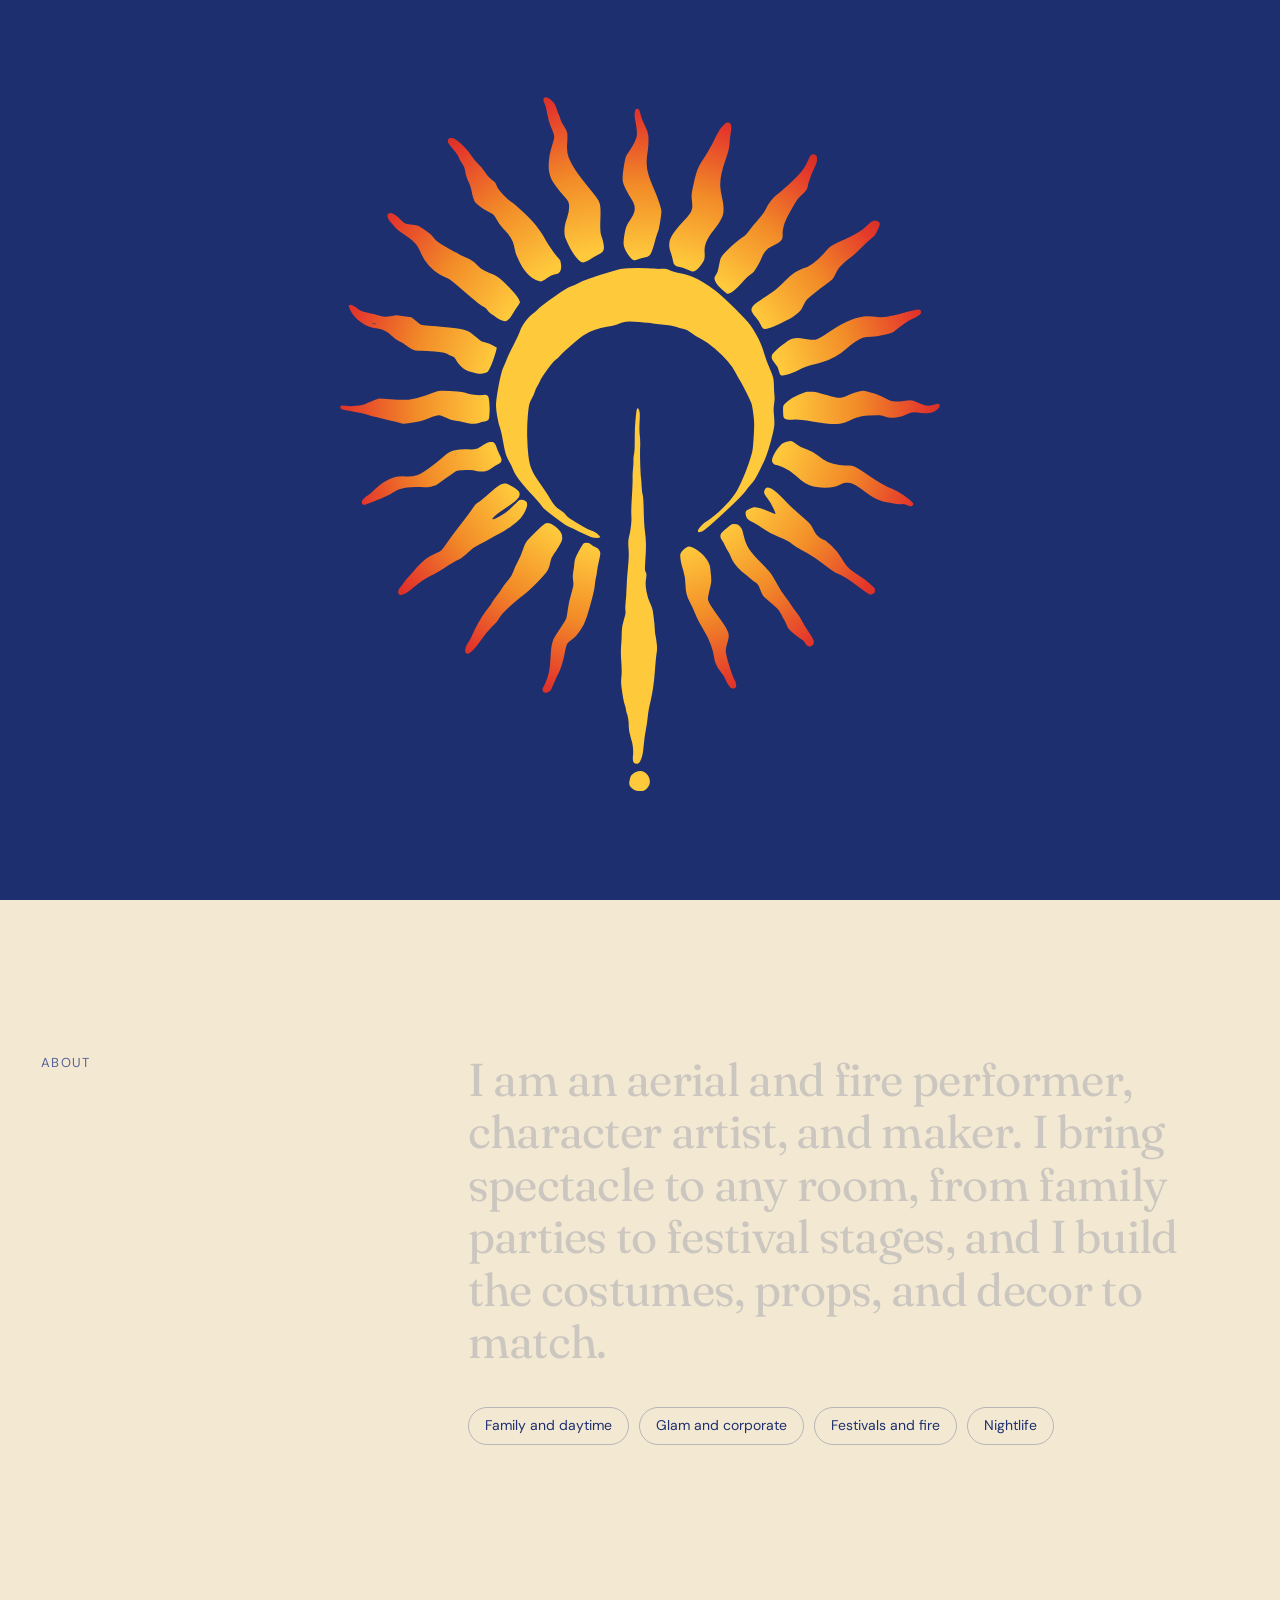
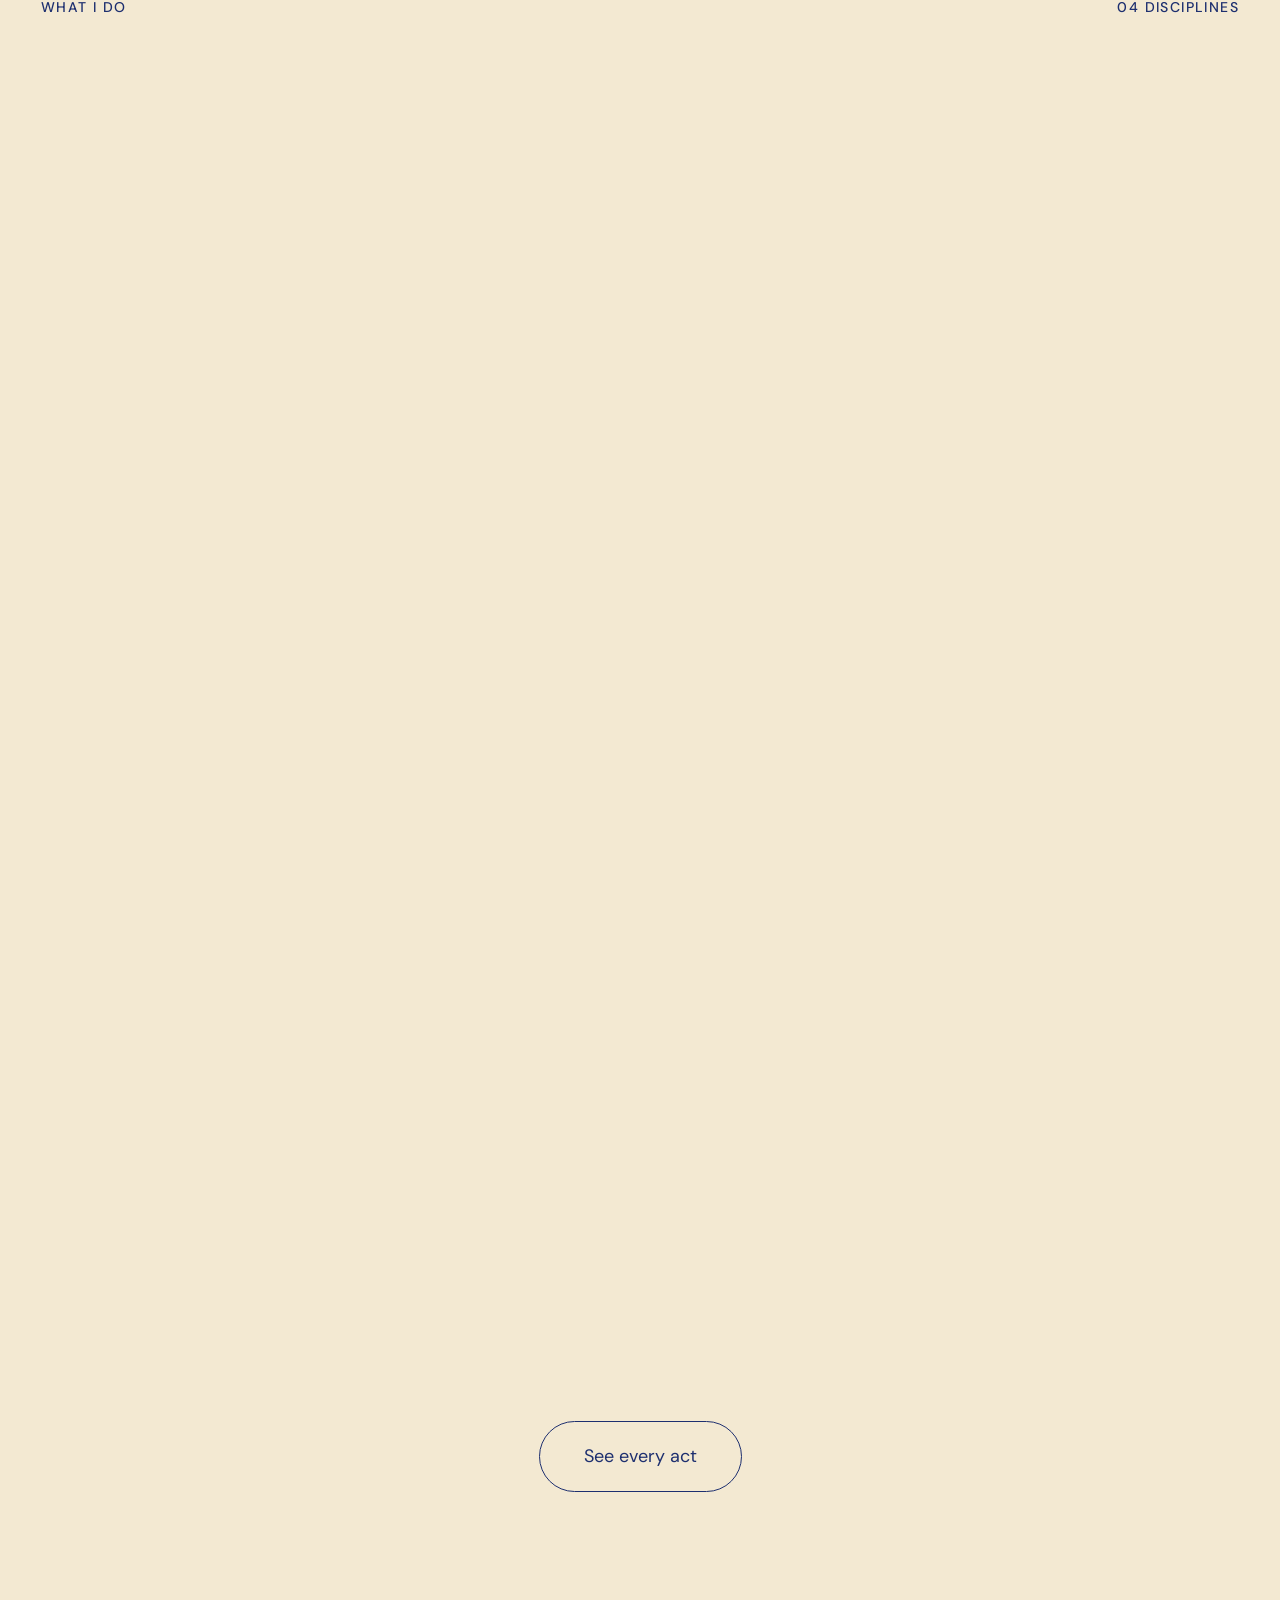
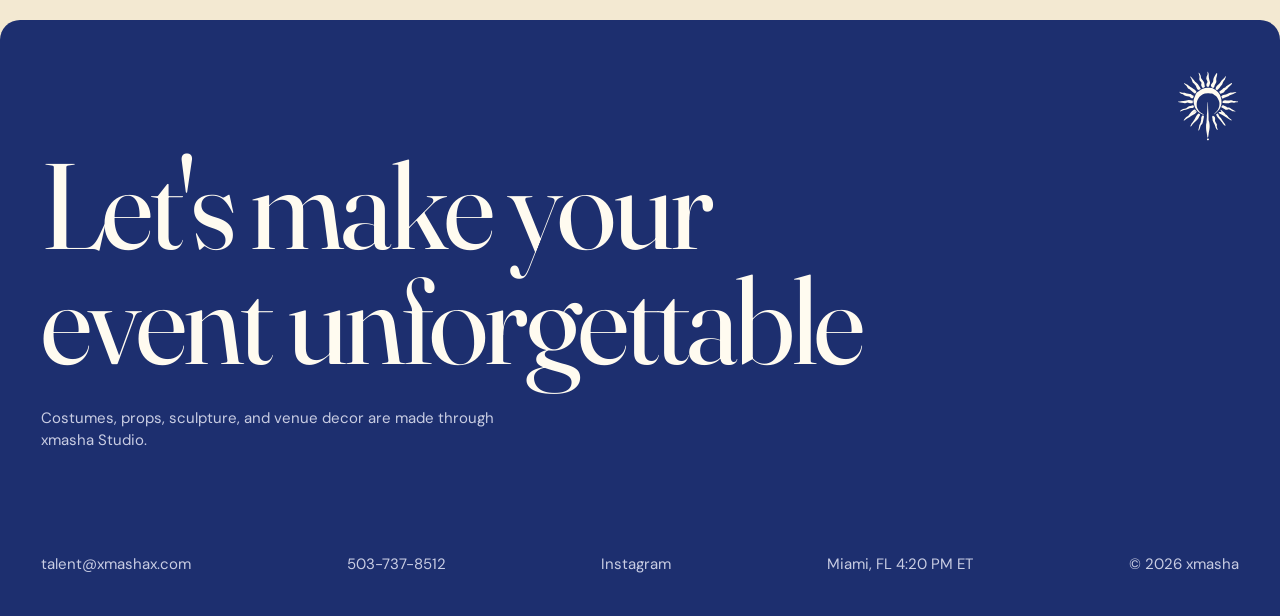
<file: index.html>
﻿<!DOCTYPE html>
<html lang="en">
<head>
<meta charset="utf-8">
<meta name="viewport" content="width=device-width, initial-scale=1">
<meta name="description" content="xmasha: aerial and fire performer, character artist, and maker.">
<title>xmasha | Aerial, Fire and Character Artist</title>
<link rel="preconnect" href="https://fonts.googleapis.com">
<link href="https://fonts.googleapis.com/css2?family=DM+Sans:wght@400;500&family=Fraunces:opsz,wght@9..144,300;9..144,400;9..144,500&display=swap" rel="stylesheet">
<link rel="stylesheet" href="style.css">
<link rel="icon" type="image/png" href="assets/favicon.png">
<link rel="apple-touch-icon" href="assets/apple-touch-icon.png">
<noscript><style>.curtain,.loader{display:none}</style></noscript>
</head>
<body data-page="home">
<svg width="0" height="0" style="position:absolute"><symbol id="mk" viewBox="445 413 1119 1271"><path d="M1007.5 698.8Q996.0 702.1 991.0 699.0Q986.0 696.0 980.2 686.0Q974.4 676.0 976.2 659.5Q978.0 643.0 985.6 630.5Q993.2 618.0 994.3 612.5Q995.4 607.0 994.3 601.5Q993.2 596.0 984.9 582.0Q976.6 568.0 974.5 560.5Q972.4 553.0 975.1 533.5Q977.8 514.0 988.0 496.0Q998.2 478.0 996.4 456.0Q994.5 434.0 995.1 430.0Q995.7 426.0 997.3 425.1Q999.0 424.1 1001.7 426.6Q1004.3 429.0 1006.1 437.0Q1008.0 445.0 1013.6 455.5Q1019.3 466.0 1018.0 500.0Q1016.8 534.0 1030.3 574.5Q1043.9 615.0 1041.4 630.5Q1038.9 646.0 1031.6 668.0Q1024.3 690.0 1021.7 692.8Q1019.0 695.5 1007.5 698.8ZM932.0 712.2Q918.0 721.2 914.5 721.3Q911.0 721.4 906.5 717.2Q902.0 712.9 892.3 697.5Q882.6 682.0 881.2 673.5Q879.7 665.0 883.0 650.5Q886.2 636.0 885.7 628.5Q885.3 621.0 870.0 603.5Q854.8 586.0 851.8 580.0Q848.8 574.0 847.7 561.0Q846.7 548.0 850.1 528.5Q853.6 509.0 842.5 479.0Q831.4 449.0 832.7 445.8Q834.0 442.6 836.5 442.9Q839.0 443.1 845.5 448.6Q852.0 454.0 857.8 468.5Q863.6 483.0 868.9 490.0Q874.2 497.0 875.0 515.5Q875.9 534.0 880.2 543.5Q884.6 553.0 911.4 586.0Q938.2 619.0 939.5 643.5Q940.8 668.0 944.9 683.0Q949.0 698.0 947.5 700.6Q946.0 703.1 932.0 712.2ZM1111.6 713.6Q1103.0 722.2 1085.2 716.1Q1067.4 710.0 1063.0 696.0Q1058.6 682.0 1058.6 673.5Q1058.5 665.0 1061.3 659.5Q1064.0 654.0 1081.6 632.5Q1099.1 611.0 1099.4 593.0Q1099.6 575.0 1104.2 554.5Q1108.9 534.0 1129.3 498.0Q1149.7 462.0 1155.3 456.4Q1161.0 450.8 1164.5 450.3Q1168.0 449.7 1169.9 454.9Q1171.9 460.0 1169.8 479.5Q1167.7 499.0 1159.2 527.5Q1150.8 556.0 1153.8 576.0Q1156.7 596.0 1156.6 607.5Q1156.5 619.0 1140.6 644.0Q1124.7 669.0 1122.5 687.0Q1120.3 705.0 1111.6 713.6ZM1170.5 760.8Q1166.0 763.1 1156.0 755.1Q1146.0 747.2 1143.2 742.1Q1140.5 737.0 1146.9 715.5Q1153.3 694.0 1177.2 672.8Q1201.0 651.7 1216.3 633.3Q1231.5 615.0 1239.6 601.5Q1247.8 588.0 1270.4 567.8Q1293.0 547.6 1299.8 539.3Q1306.6 531.0 1312.1 520.0Q1317.5 509.0 1321.2 508.6Q1325.0 508.2 1326.7 510.1Q1328.4 512.0 1328.3 517.5Q1328.2 523.0 1322.8 534.0Q1317.5 545.0 1314.3 557.0Q1311.1 569.0 1300.4 581.5Q1289.7 594.0 1279.7 611.5Q1269.8 629.0 1267.0 646.5Q1264.2 664.0 1250.3 673.0Q1236.3 682.0 1225.2 701.5Q1214.0 721.0 1194.5 739.7Q1175.0 758.5 1170.5 760.8ZM845.5 752.1Q838.0 757.5 829.5 754.9Q821.0 752.4 816.8 748.2Q812.6 744.0 804.2 730.0Q795.8 716.0 790.9 699.1Q786.0 682.2 776.0 671.6Q765.9 661.0 760.1 651.5Q754.2 642.0 746.6 638.2Q739.0 634.5 731.4 627.7Q723.9 621.0 715.6 591.5Q707.3 562.0 701.7 552.0Q696.1 542.0 687.8 532.0Q679.4 522.0 680.2 517.8Q681.0 513.6 685.5 513.8Q690.0 514.0 695.0 517.5Q700.0 521.0 719.1 543.0Q738.3 565.0 742.4 572.0Q746.5 579.0 752.4 583.5Q758.3 588.0 761.1 594.6Q764.0 601.1 793.6 628.6Q823.2 656.0 845.6 688.4Q868.0 720.7 869.2 727.9Q870.5 735.0 869.2 738.5Q868.0 741.9 860.5 744.3Q853.0 746.7 845.5 752.1ZM1258.0 817.8Q1236.0 827.1 1232.0 826.3Q1228.0 825.5 1225.5 819.8Q1223.0 814.0 1215.8 805.5Q1208.7 797.0 1208.3 793.0Q1207.9 789.0 1211.1 785.0Q1214.2 781.0 1235.6 766.6Q1257.0 752.2 1270.0 739.0Q1283.0 725.8 1298.0 719.4Q1313.0 713.0 1322.4 706.0Q1331.9 699.0 1343.9 686.3Q1356.0 673.7 1380.0 661.9Q1404.0 650.2 1416.0 640.0Q1428.0 629.7 1434.7 630.4Q1441.5 631.0 1442.2 634.5Q1442.8 638.0 1437.6 648.0Q1432.4 658.0 1402.3 684.5Q1372.3 711.0 1363.1 725.0Q1354.0 739.0 1333.0 754.8Q1312.0 770.6 1303.5 783.8Q1295.0 797.0 1287.5 802.7Q1280.0 808.5 1258.0 817.8ZM775.0 818.4Q769.0 824.1 755.0 816.1Q741.0 808.2 738.5 803.8Q736.0 799.5 726.0 792.7Q716.1 786.0 695.5 767.3Q675.0 748.7 661.6 741.8Q648.2 735.0 638.9 724.5Q629.6 714.0 624.0 699.0Q618.4 684.0 600.7 671.2Q583.0 658.4 576.4 650.2Q569.7 642.0 569.9 637.2Q570.0 632.3 574.5 632.4Q579.0 632.6 590.0 641.9Q601.0 651.2 612.5 653.4Q624.0 655.6 633.8 662.8Q643.6 670.0 649.8 677.2Q656.0 684.4 686.5 701.6Q717.0 718.8 723.5 726.3Q730.0 733.8 741.5 738.2Q753.0 742.5 759.5 747.6Q766.0 752.7 777.5 765.4Q789.0 778.0 792.2 784.0Q795.4 790.0 788.2 801.4Q781.0 812.8 775.0 818.4ZM930.9 1208.1Q930.0 1209.1 922.0 1208.3Q914.0 1207.4 888.5 1194.9Q863.0 1182.4 845.0 1168.2Q827.0 1154.0 801.4 1123.5Q775.8 1093.0 766.6 1072.5Q757.4 1052.0 749.4 1014.0Q741.4 976.0 741.2 967.5Q740.9 959.0 745.8 932.0Q750.8 905.0 768.8 865.0Q786.9 825.0 791.3 818.5Q795.7 812.0 808.3 799.9Q821.0 787.8 847.0 769.7Q873.0 751.6 898.5 741.2Q924.0 730.9 952.5 723.2Q981.0 715.5 1014.5 716.2Q1048.0 716.9 1069.0 722.3Q1090.0 727.8 1110.0 737.6Q1130.0 747.5 1142.5 757.2Q1155.0 766.8 1178.0 789.9Q1201.0 813.0 1211.6 830.0Q1222.3 847.0 1235.8 884.5Q1249.3 922.0 1249.7 965.0Q1250.2 1008.0 1244.6 1029.5Q1239.0 1051.0 1228.1 1074.5Q1217.1 1098.0 1204.6 1114.9Q1192.0 1131.7 1161.0 1160.5Q1130.0 1189.2 1120.5 1194.1Q1111.0 1199.0 1113.5 1193.1Q1116.0 1187.2 1133.5 1173.6Q1150.9 1160.0 1163.7 1145.5Q1176.4 1131.0 1186.9 1110.5Q1197.4 1090.0 1203.3 1073.0Q1209.1 1056.0 1211.3 1030.5Q1213.5 1005.0 1211.8 987.5Q1210.0 970.0 1200.2 948.0Q1190.3 926.0 1182.2 911.5Q1174.0 897.0 1164.5 885.9Q1155.0 874.8 1141.7 863.4Q1128.5 852.0 1109.2 839.8Q1090.0 827.7 1071.5 823.7Q1053.0 819.7 1019.0 816.4Q985.0 813.1 947.5 823.0Q910.0 833.0 877.8 860.0Q845.6 887.0 835.1 901.5Q824.6 916.0 812.7 942.5Q800.8 969.0 799.7 1006.5Q798.7 1044.0 802.7 1064.5Q806.7 1085.0 826.2 1116.0Q845.7 1147.0 858.9 1159.1Q872.0 1171.3 899.5 1186.5Q927.0 1201.8 929.4 1204.4Q931.8 1207.0 930.9 1208.1ZM726.8 907.6Q720.0 910.1 704.5 905.8Q689.0 901.5 680.7 890.7Q672.4 880.0 663.7 875.8Q655.0 871.7 628.5 870.7Q602.0 869.8 584.5 859.8Q567.0 849.8 560.5 843.3Q554.0 836.8 533.5 831.1Q513.0 825.3 502.9 816.7Q492.9 808.0 487.9 798.5Q482.9 789.0 485.4 788.3Q488.0 787.7 495.0 792.6Q502.0 797.4 522.5 803.0Q543.0 808.7 555.5 807.1Q568.0 805.6 580.5 807.1Q593.0 808.6 603.5 816.2Q614.0 823.7 647.5 826.2Q681.0 828.8 689.0 831.3Q697.0 833.8 708.0 842.5Q719.0 851.1 734.1 857.1Q749.2 863.0 741.4 884.0Q733.6 905.0 726.8 907.6ZM1274.5 910.3Q1267.0 912.2 1263.5 911.1Q1259.9 910.0 1258.2 903.0Q1256.5 896.0 1251.0 890.0Q1245.5 884.0 1245.3 880.0Q1245.0 876.0 1251.0 869.3Q1257.0 862.5 1269.5 853.6Q1282.0 844.7 1306.5 845.6Q1331.0 846.4 1351.5 832.0Q1372.0 817.6 1390.0 810.7Q1408.0 803.8 1428.5 805.5Q1449.0 807.2 1479.0 799.4Q1509.0 791.6 1513.7 792.8Q1518.4 794.0 1517.2 797.7Q1516.0 801.4 1505.6 806.7Q1495.3 812.0 1480.1 823.2Q1465.0 834.4 1437.0 839.1Q1409.0 843.7 1391.4 857.3Q1373.8 871.0 1361.9 877.6Q1350.0 884.2 1329.5 889.5Q1309.0 894.9 1295.5 901.7Q1282.0 908.5 1274.5 910.3ZM590.5 998.6Q576.0 1001.0 537.9 991.5Q499.9 982.0 481.4 979.3Q463.0 976.5 460.1 975.3Q457.3 974.0 456.9 972.0Q456.5 970.0 477.2 968.7Q498.0 967.5 513.5 961.1Q529.0 954.7 558.0 955.6Q587.0 956.5 613.5 947.9Q640.0 939.3 656.5 940.1Q673.0 940.8 691.5 944.2Q710.0 947.7 716.0 947.0Q722.0 946.4 725.1 948.7Q728.2 951.0 728.6 970.5Q729.0 990.0 725.0 992.7Q721.0 995.4 709.5 997.6Q698.0 999.8 678.5 996.5Q659.0 993.3 647.0 988.3Q635.0 983.4 620.0 989.7Q605.0 996.1 590.5 998.6ZM1370.0 1000.3Q1362.0 1001.0 1328.0 996.6Q1294.0 992.3 1282.5 992.3Q1271.0 992.4 1268.7 989.7Q1266.4 987.0 1266.1 978.0Q1265.8 969.0 1273.4 961.3Q1281.0 953.7 1293.5 948.1Q1306.0 942.5 1316.5 942.7Q1327.0 942.8 1348.0 948.1Q1369.0 953.3 1390.5 946.7Q1412.0 940.0 1428.0 944.4Q1444.0 948.8 1455.0 954.1Q1466.0 959.4 1483.5 958.5Q1501.0 957.6 1513.5 962.6Q1526.0 967.6 1532.5 967.5Q1539.0 967.5 1543.5 965.4Q1548.0 963.4 1550.4 965.2Q1552.8 967.0 1549.8 971.5Q1546.8 976.0 1541.9 978.5Q1537.0 981.0 1519.0 979.8Q1501.0 978.6 1492.5 983.0Q1484.0 987.4 1475.5 988.5Q1467.0 989.6 1452.0 986.9Q1437.0 984.3 1422.5 985.5Q1408.0 986.7 1393.0 993.1Q1378.0 999.5 1370.0 1000.3ZM1003.2 1618.7Q1000.0 1622.5 997.6 1622.2Q995.2 1622.0 993.4 1619.5Q991.7 1617.0 991.3 1600.5Q991.0 1584.0 987.4 1573.5Q983.9 1563.0 983.9 1553.8Q984.0 1544.6 977.3 1513.8Q970.6 1483.0 969.8 1450.5Q969.0 1418.0 970.0 1394.5Q971.0 1371.0 974.9 1359.5Q978.9 1348.0 978.0 1343.5Q977.1 1339.0 980.9 1290.5Q984.8 1242.0 983.5 1228.5Q982.3 1215.0 985.4 1199.5Q988.4 1184.0 991.7 1095.5Q994.9 1007.0 997.9 989.3Q1001.0 971.6 1002.8 977.8Q1004.5 984.0 1005.0 1039.0Q1005.5 1094.0 1010.4 1152.0Q1015.3 1210.0 1014.7 1252.5Q1014.0 1295.0 1016.3 1307.0Q1018.7 1319.0 1023.5 1331.5Q1028.3 1344.0 1032.2 1378.0Q1036.2 1412.0 1032.7 1448.0Q1029.3 1484.0 1024.5 1504.5Q1019.6 1525.0 1014.9 1563.5Q1010.2 1602.0 1008.3 1608.5Q1006.4 1615.0 1003.2 1618.7ZM1503.0 1148.2Q1502.0 1151.4 1495.0 1149.2Q1488.0 1147.0 1469.0 1145.4Q1450.0 1143.7 1440.0 1139.6Q1430.0 1135.5 1409.5 1122.2Q1389.0 1108.9 1383.0 1108.8Q1377.0 1108.7 1365.0 1113.1Q1353.0 1117.4 1341.5 1117.4Q1330.0 1117.4 1321.5 1115.3Q1313.0 1113.2 1296.0 1099.5Q1279.0 1085.8 1264.4 1080.4Q1249.8 1075.0 1247.9 1070.0Q1246.0 1065.0 1250.4 1056.0Q1254.8 1047.0 1259.0 1042.5Q1263.2 1038.0 1273.6 1035.3Q1284.0 1032.6 1290.0 1037.5Q1296.0 1042.4 1309.0 1047.0Q1322.0 1051.7 1330.5 1059.0Q1339.0 1066.4 1348.0 1070.4Q1357.0 1074.4 1378.5 1077.0Q1400.0 1079.5 1418.0 1091.8Q1436.0 1104.1 1463.5 1118.9Q1491.0 1133.7 1497.5 1139.4Q1504.1 1145.0 1503.0 1148.2ZM535.5 1133.5Q503.0 1148.2 499.8 1147.6Q496.5 1147.0 496.4 1143.5Q496.3 1140.0 516.7 1122.9Q537.0 1105.7 551.0 1100.9Q565.0 1096.1 576.5 1096.7Q588.0 1097.3 596.5 1094.7Q605.0 1092.1 632.5 1071.4Q660.0 1050.7 682.0 1048.9Q704.0 1047.1 714.5 1040.9Q725.0 1034.7 729.5 1034.2Q734.0 1033.7 737.5 1036.4Q741.0 1039.0 746.2 1051.5Q751.4 1064.0 750.0 1068.5Q748.7 1073.0 735.9 1080.2Q723.0 1087.4 697.0 1086.6Q671.0 1085.9 650.0 1100.1Q629.0 1114.2 598.5 1116.5Q568.0 1118.8 535.5 1133.5ZM593.0 1296.8Q570.0 1313.0 566.5 1312.7Q563.0 1312.3 562.2 1309.7Q561.5 1307.0 568.7 1296.0Q576.0 1285.0 593.3 1267.0Q610.5 1249.0 626.8 1239.9Q643.0 1230.8 674.3 1188.4Q705.7 1146.0 728.8 1128.4Q752.0 1110.7 757.0 1110.7Q762.0 1110.6 772.0 1116.9Q782.0 1123.1 783.5 1126.6Q784.9 1130.0 784.0 1133.4Q783.0 1136.7 758.4 1155.9Q733.8 1175.0 744.4 1170.5Q755.0 1166.0 769.0 1153.5Q783.0 1141.0 787.0 1140.3Q791.0 1139.7 794.0 1141.4Q797.0 1143.1 797.7 1147.6Q798.4 1152.0 795.2 1159.5Q792.0 1167.0 786.7 1173.0Q781.3 1179.0 769.2 1188.0Q757.0 1197.1 729.0 1211.3Q701.0 1225.6 690.0 1235.8Q679.0 1246.0 647.5 1263.3Q616.0 1280.5 593.0 1296.8ZM1432.1 1309.5Q1430.0 1312.1 1425.5 1311.7Q1421.0 1311.3 1404.0 1298.5Q1387.0 1285.7 1373.5 1278.9Q1360.0 1272.2 1317.5 1243.3Q1275.0 1214.5 1258.5 1207.8Q1242.0 1201.1 1223.0 1189.3Q1204.0 1177.5 1201.3 1174.7Q1198.6 1172.0 1198.3 1166.3Q1198.0 1160.6 1207.0 1156.9Q1216.0 1153.1 1234.5 1159.2Q1253.0 1165.3 1241.9 1145.1Q1230.8 1125.0 1234.3 1121.0Q1237.7 1117.0 1243.3 1119.3Q1249.0 1121.5 1281.0 1150.8Q1313.0 1180.2 1319.5 1191.7Q1326.0 1203.2 1335.5 1209.0Q1345.0 1214.8 1355.1 1223.9Q1365.1 1233.0 1373.1 1246.6Q1381.0 1260.3 1406.7 1280.1Q1432.4 1300.0 1433.3 1303.5Q1434.2 1307.0 1432.1 1309.5ZM697.0 1416.4Q691.0 1421.2 688.0 1420.3Q685.0 1419.4 684.9 1415.7Q684.8 1412.0 693.3 1394.5Q701.8 1377.0 709.4 1363.8Q717.0 1350.5 743.5 1314.8Q770.0 1279.0 782.0 1249.2Q794.0 1219.4 812.0 1200.8Q830.0 1182.1 837.5 1183.5Q845.0 1185.0 852.6 1192.0Q860.2 1199.0 861.3 1206.5Q862.3 1214.0 851.9 1230.0Q841.5 1246.0 837.6 1259.5Q833.6 1273.0 817.3 1289.8Q801.0 1306.5 780.5 1323.3Q760.0 1340.2 741.9 1361.1Q723.8 1382.0 713.4 1396.8Q703.0 1411.7 697.0 1416.4ZM1319.5 1406.1Q1317.0 1408.1 1314.0 1407.6Q1311.0 1407.1 1307.5 1402.0Q1304.0 1397.0 1291.0 1387.5Q1278.0 1378.0 1269.0 1360.5Q1260.0 1343.1 1243.9 1328.0Q1227.8 1313.0 1223.4 1303.0Q1219.0 1293.0 1197.8 1274.5Q1176.7 1256.0 1164.1 1231.5Q1151.5 1207.0 1152.4 1203.5Q1153.4 1200.0 1161.9 1192.5Q1170.4 1185.0 1175.7 1184.4Q1181.0 1183.9 1185.0 1186.9Q1189.0 1190.0 1197.3 1212.0Q1205.6 1234.0 1224.9 1254.5Q1244.3 1275.0 1252.9 1290.5Q1261.6 1306.0 1278.9 1329.0Q1296.3 1352.0 1308.8 1373.0Q1321.3 1394.0 1321.6 1399.0Q1322.0 1404.0 1319.5 1406.1ZM839.3 1489.1Q836.0 1492.2 832.0 1491.7Q828.0 1491.3 827.2 1487.6Q826.4 1484.0 833.0 1468.5Q839.6 1453.0 842.1 1426.0Q844.6 1399.0 857.6 1377.0Q870.6 1355.0 872.5 1340.0Q874.5 1325.0 878.4 1312.5Q882.2 1300.0 881.5 1289.5Q880.8 1279.0 882.8 1263.0Q884.9 1247.0 892.4 1233.6Q900.0 1220.3 904.5 1219.1Q909.0 1217.9 918.5 1223.2Q928.0 1228.5 930.1 1233.8Q932.2 1239.0 922.2 1288.5Q912.1 1338.0 907.6 1352.5Q903.1 1367.0 896.1 1377.0Q889.1 1387.0 879.9 1395.5Q870.6 1404.0 864.4 1428.0Q858.2 1452.0 850.4 1469.0Q842.6 1486.0 839.3 1489.1ZM1179.2 1479.6Q1178.0 1484.2 1173.5 1483.3Q1169.0 1482.5 1157.3 1464.2Q1145.5 1446.0 1137.3 1418.5Q1129.0 1391.0 1119.3 1375.0Q1109.6 1359.0 1098.8 1335.5Q1088.0 1312.0 1087.8 1297.0Q1087.7 1282.0 1082.7 1261.5Q1077.8 1241.0 1083.9 1233.3Q1090.0 1225.7 1094.5 1225.7Q1099.0 1225.7 1104.5 1228.7Q1110.0 1231.6 1116.6 1237.3Q1123.2 1243.0 1127.3 1249.5Q1131.3 1256.0 1133.3 1271.0Q1135.2 1286.0 1131.9 1305.5Q1128.6 1325.0 1147.5 1353.5Q1166.4 1382.0 1166.8 1387.0Q1167.2 1392.0 1164.0 1406.0Q1160.8 1420.0 1170.6 1447.5Q1180.4 1475.0 1179.2 1479.6ZM1015.6 1667.0Q1010.0 1672.0 1001.5 1671.2Q993.0 1670.4 988.9 1665.2Q984.9 1660.0 985.9 1652.7Q987.0 1645.4 994.5 1640.2Q1002.0 1635.0 1008.5 1637.0Q1015.0 1639.0 1018.5 1644.5Q1022.1 1650.0 1021.6 1656.0Q1021.2 1662.0 1015.6 1667.0Z" fill="currentColor" fill-rule="evenodd"/></symbol></svg>

<div class="loader" id="loader" aria-hidden="true">
  <svg id="lsvg" viewBox="445 413 1119 1271" data-vbx="445" data-vby="413" data-vbw="1119" data-cx="998.8" data-cy="968.6" data-tx="1039.0" data-ty="768.0" data-tr="51.0">
    <defs>
    <radialGradient id="fire" gradientUnits="userSpaceOnUse" cx="998.8" cy="968.6" r="620">
      <stop offset="0.42" stop-color="#FFC93C"/>
      <stop offset="0.62" stop-color="#F28C28"/>
      <stop offset="0.84" stop-color="#E4372B"/>
      <stop offset="1" stop-color="#B3201A"/>
    </radialGradient>
    </defs>
    <g id="lzoom">
      <g class="ray" data-dx="6.9" data-dy="-381.5"><path d="M1001.0 699.9Q996.0 702.1 994.0 701.7Q992.0 701.3 989.0 698.6Q986.0 696.0 982.9 691.5Q979.7 687.0 977.1 681.5Q974.4 676.0 974.4 670.0Q974.4 664.0 976.2 653.5Q978.0 643.0 980.0 638.7Q982.0 634.4 987.6 626.2Q993.2 618.0 994.3 612.5Q995.4 607.0 994.3 601.5Q993.2 596.0 988.5 589.0Q983.8 582.0 980.2 575.0Q976.6 568.0 975.1 564.0Q973.5 560.0 973.0 556.5Q972.4 553.0 973.1 544.5Q973.8 536.0 975.8 525.0Q977.8 514.0 979.3 511.0Q980.7 508.0 986.0 500.5Q991.2 493.0 994.7 485.5Q998.2 478.0 998.6 474.5Q999.0 471.0 998.6 464.5Q998.3 458.0 996.5 449.5Q994.7 441.0 994.6 437.5Q994.5 434.0 995.1 430.0Q995.7 426.0 997.3 425.1Q999.0 424.1 1000.5 424.7Q1002.0 425.3 1003.2 427.2Q1004.3 429.0 1006.1 437.0Q1008.0 445.0 1013.6 455.5Q1019.3 466.0 1019.8 474.5Q1020.3 483.0 1019.7 491.5Q1019.2 500.0 1017.9 507.0Q1016.6 514.0 1016.7 524.0Q1016.8 534.0 1019.8 544.5Q1022.8 555.0 1029.6 570.5Q1036.4 586.0 1039.7 596.5Q1043.0 607.0 1043.5 611.0Q1043.9 615.0 1041.4 630.5Q1038.9 646.0 1036.8 651.0Q1034.8 656.0 1031.6 667.5Q1028.4 679.0 1026.4 684.5Q1024.3 690.0 1021.7 692.8Q1019.0 695.5 1012.5 696.6Q1006.0 697.7 1001.0 699.9Z" fill="url(#fire)" fill-rule="evenodd"/></g><g class="ray" data-dx="120.0" data-dy="-365.3"><path d="M1106.4 720.1Q1103.0 722.2 1101.0 722.1Q1099.1 722.0 1090.5 718.4Q1082.0 714.9 1077.0 714.0Q1072.0 713.2 1069.7 711.6Q1067.4 710.0 1066.5 708.5Q1065.7 707.0 1064.5 701.0Q1063.3 695.0 1061.0 688.5Q1058.6 682.0 1058.2 677.5Q1057.8 673.0 1058.2 669.0Q1058.5 665.0 1061.3 659.5Q1064.0 654.0 1070.7 645.5Q1077.4 637.0 1085.4 628.5Q1093.3 620.0 1096.2 615.5Q1099.1 611.0 1099.9 606.5Q1100.6 602.0 1099.6 594.0Q1098.5 586.0 1099.1 580.5Q1099.6 575.0 1104.2 554.5Q1108.9 534.0 1116.5 522.5Q1124.2 511.0 1130.2 500.5Q1136.2 490.0 1142.9 476.0Q1149.7 462.0 1155.3 456.4Q1161.0 450.8 1162.5 450.2Q1164.0 449.6 1166.0 449.7Q1168.0 449.7 1169.5 451.5Q1171.0 453.4 1171.4 456.7Q1171.9 460.0 1170.3 469.5Q1168.7 479.0 1168.2 489.0Q1167.7 499.0 1161.7 515.5Q1155.8 532.0 1153.3 544.0Q1150.8 556.0 1151.2 565.5Q1151.7 575.0 1154.2 585.5Q1156.7 596.0 1157.1 603.0Q1157.4 610.0 1157.0 614.5Q1156.5 619.0 1152.5 627.0Q1148.6 635.0 1141.2 644.0Q1133.7 653.0 1129.2 661.0Q1124.7 669.0 1123.4 675.0Q1122.1 681.0 1122.7 688.5Q1123.3 696.0 1121.8 700.5Q1120.3 705.0 1115.1 711.5Q1109.9 718.0 1106.4 720.1Z" fill="url(#fire)" fill-rule="evenodd"/></g><g class="ray" data-dx="228.3" data-dy="-315.1"><path d="M1170.5 760.8Q1166.0 763.1 1164.0 762.6Q1162.0 762.1 1154.0 754.7Q1146.0 747.2 1143.2 742.1Q1140.5 737.0 1140.6 734.5Q1140.8 732.0 1143.1 728.5Q1145.4 725.0 1146.3 722.5Q1147.2 720.0 1148.9 711.0Q1150.7 702.0 1152.0 698.0Q1153.3 694.0 1162.2 685.0Q1171.0 676.0 1180.0 668.7Q1189.0 661.5 1191.9 659.7Q1194.8 658.0 1197.9 654.8Q1201.0 651.7 1206.4 644.3Q1211.8 637.0 1221.7 626.0Q1231.5 615.0 1235.1 607.0Q1238.7 599.0 1243.2 593.5Q1247.8 588.0 1250.3 585.5Q1252.8 583.0 1258.2 579.0Q1263.7 575.0 1278.4 561.3Q1293.0 547.6 1299.8 539.3Q1306.6 531.0 1310.5 522.0Q1314.4 513.0 1315.9 511.0Q1317.5 509.0 1319.2 508.2Q1321.0 507.3 1323.0 507.7Q1325.0 508.2 1326.7 510.1Q1328.4 512.0 1328.3 517.5Q1328.2 523.0 1322.8 534.0Q1317.5 545.0 1316.3 549.5Q1315.2 554.0 1313.8 556.5Q1312.5 559.0 1311.8 564.0Q1311.1 569.0 1309.0 572.5Q1307.0 576.0 1302.0 580.3Q1297.0 584.6 1293.3 589.3Q1289.7 594.0 1279.7 611.5Q1269.8 629.0 1267.4 638.5Q1265.0 648.0 1265.3 653.0Q1265.6 658.0 1264.9 661.0Q1264.2 664.0 1261.0 667.0Q1257.9 670.0 1248.4 674.8Q1239.0 679.7 1237.7 680.8Q1236.3 682.0 1233.0 686.0Q1229.7 690.0 1227.0 697.0Q1224.2 704.0 1219.1 712.5Q1214.0 721.0 1212.2 723.0Q1210.5 725.0 1205.2 728.7Q1200.0 732.3 1195.0 738.1Q1190.0 743.9 1182.5 751.2Q1175.0 758.5 1170.5 760.8Z" fill="url(#fire)" fill-rule="evenodd"/></g><g class="ray" data-dx="315.2" data-dy="-230.3"><path d="M1241.0 825.6Q1236.0 827.1 1233.5 827.3Q1231.0 827.5 1229.5 826.5Q1228.0 825.5 1225.5 819.8Q1223.0 814.0 1215.8 805.5Q1208.7 797.0 1208.3 793.0Q1207.9 789.0 1211.1 785.0Q1214.2 781.0 1226.6 773.1Q1239.0 765.2 1248.0 758.7Q1257.0 752.2 1270.0 739.0Q1283.0 725.8 1292.5 721.2Q1302.0 716.6 1307.5 714.8Q1313.0 713.0 1322.4 706.0Q1331.9 699.0 1340.2 689.5Q1348.5 680.0 1352.3 676.8Q1356.0 673.7 1372.0 666.4Q1388.0 659.2 1396.0 654.7Q1404.0 650.2 1408.1 647.6Q1412.1 645.0 1420.1 637.4Q1428.0 629.7 1431.5 629.2Q1435.0 628.8 1438.2 629.9Q1441.5 631.0 1442.3 632.5Q1443.1 634.0 1442.9 636.0Q1442.8 638.0 1439.5 645.5Q1436.2 653.0 1434.3 655.5Q1432.4 658.0 1425.2 663.8Q1418.0 669.6 1408.2 679.8Q1398.4 690.0 1390.7 695.4Q1383.0 700.8 1377.6 705.9Q1372.3 711.0 1368.9 715.0Q1365.6 719.0 1362.4 726.0Q1359.2 733.0 1356.6 736.0Q1354.0 739.0 1344.8 745.5Q1335.5 752.0 1323.8 761.3Q1312.0 770.6 1309.3 773.8Q1306.7 777.0 1303.4 784.0Q1300.2 791.0 1297.6 794.0Q1295.0 797.0 1287.5 802.7Q1280.0 808.5 1263.0 816.3Q1246.0 824.1 1241.0 825.6Z" fill="url(#fire)" fill-rule="evenodd"/></g><g class="ray" data-dx="362.7" data-dy="-118.9"><path d="M1274.5 910.3Q1267.0 912.2 1265.0 912.2Q1263.0 912.3 1261.5 911.2Q1259.9 910.0 1258.2 903.0Q1256.5 896.0 1251.0 890.0Q1245.5 884.0 1245.3 880.0Q1245.0 876.0 1246.5 873.5Q1248.0 871.1 1252.5 866.8Q1257.0 862.5 1265.8 855.8Q1274.5 849.0 1278.3 846.9Q1282.0 844.7 1288.0 844.1Q1294.0 843.4 1307.0 845.4Q1320.0 847.4 1325.5 846.9Q1331.0 846.4 1351.5 832.0Q1372.0 817.6 1390.0 810.7Q1408.0 803.8 1419.5 803.8Q1431.0 803.8 1440.0 805.5Q1449.0 807.2 1469.5 802.3Q1490.0 797.4 1499.5 794.5Q1509.0 791.6 1512.5 791.6Q1516.0 791.6 1517.2 792.8Q1518.4 794.0 1518.4 796.0Q1518.5 798.0 1517.2 799.7Q1516.0 801.4 1512.5 803.7Q1509.0 806.1 1502.1 809.0Q1495.3 812.0 1487.5 817.5Q1479.7 823.0 1475.3 827.0Q1470.9 831.0 1467.9 832.7Q1465.0 834.4 1451.0 837.8Q1437.0 841.2 1427.5 841.5Q1418.0 841.9 1413.5 842.8Q1409.0 843.7 1398.8 850.3Q1388.6 857.0 1381.2 864.0Q1373.8 871.0 1361.9 877.6Q1350.0 884.2 1338.5 887.8Q1327.0 891.4 1318.0 893.1Q1309.0 894.9 1295.5 901.7Q1282.0 908.5 1274.5 910.3Z" fill="url(#fire)" fill-rule="evenodd"/></g><g class="ray" data-dx="386.2" data-dy="2.2"><path d="M1370.0 1000.3Q1362.0 1001.0 1353.5 1000.8Q1345.0 1000.6 1319.5 996.4Q1294.0 992.3 1287.0 992.9Q1280.0 993.6 1275.5 993.0Q1271.0 992.4 1269.4 991.2Q1267.8 990.0 1267.1 988.5Q1266.4 987.0 1266.1 978.0Q1265.8 969.0 1266.9 967.0Q1268.0 965.1 1274.5 959.4Q1281.0 953.7 1293.5 948.1Q1306.0 942.5 1310.5 942.0Q1315.0 941.5 1321.0 942.2Q1327.0 942.8 1342.0 947.2Q1357.0 951.5 1363.0 952.4Q1369.0 953.3 1374.0 952.3Q1379.0 951.4 1388.0 947.1Q1397.0 942.8 1404.5 941.4Q1412.0 940.0 1415.5 940.4Q1419.0 940.8 1431.5 944.8Q1444.0 948.8 1450.5 952.6Q1457.0 956.5 1461.5 957.9Q1466.0 959.4 1472.0 959.9Q1478.0 960.4 1486.5 959.0Q1495.0 957.6 1498.0 957.6Q1501.0 957.6 1504.0 958.3Q1507.0 959.0 1516.5 963.3Q1526.0 967.6 1532.5 967.5Q1539.0 967.5 1543.5 965.4Q1548.0 963.4 1550.0 964.0Q1552.0 964.6 1552.4 965.8Q1552.8 967.0 1552.4 968.8Q1552.0 970.6 1549.4 973.3Q1546.8 976.0 1541.9 978.5Q1537.0 981.0 1529.0 981.1Q1521.0 981.3 1511.0 979.9Q1501.0 978.6 1492.5 983.0Q1484.0 987.4 1475.5 988.5Q1467.0 989.6 1463.0 989.4Q1459.0 989.1 1453.5 987.5Q1448.0 985.8 1442.5 985.1Q1437.0 984.3 1422.5 985.5Q1408.0 986.7 1401.0 989.2Q1394.0 991.7 1386.0 995.6Q1378.0 999.5 1370.0 1000.3Z" fill="url(#fire)" fill-rule="evenodd"/></g><g class="ray" data-dx="356.4" data-dy="123.1"><path d="M1503.1 1150.2Q1502.0 1151.4 1499.5 1151.4Q1497.0 1151.3 1492.5 1149.2Q1488.0 1147.0 1481.5 1147.5Q1475.0 1147.9 1468.0 1146.3Q1461.0 1144.6 1455.5 1144.2Q1450.0 1143.7 1440.0 1139.6Q1430.0 1135.5 1416.5 1125.5Q1403.0 1115.5 1399.0 1113.1Q1395.0 1110.6 1392.0 1109.8Q1389.0 1108.9 1385.5 1108.5Q1382.0 1108.1 1379.5 1108.4Q1377.0 1108.7 1370.0 1111.9Q1363.0 1115.1 1358.0 1116.3Q1353.0 1117.4 1341.5 1117.4Q1330.0 1117.4 1321.5 1115.3Q1313.0 1113.2 1305.5 1108.4Q1298.0 1103.7 1288.5 1094.8Q1279.0 1085.8 1268.5 1081.3Q1258.0 1076.8 1253.9 1075.9Q1249.8 1075.0 1247.7 1072.5Q1245.7 1070.0 1245.8 1067.5Q1246.0 1065.0 1247.5 1061.0Q1249.0 1057.0 1251.9 1052.0Q1254.8 1047.0 1259.0 1042.5Q1263.2 1038.0 1265.1 1036.8Q1267.0 1035.5 1271.0 1034.1Q1275.0 1032.7 1277.5 1032.3Q1280.0 1031.9 1282.0 1032.3Q1284.0 1032.6 1290.0 1037.5Q1296.0 1042.4 1309.0 1047.0Q1322.0 1051.7 1330.5 1059.0Q1339.0 1066.4 1348.0 1070.4Q1357.0 1074.4 1369.0 1075.8Q1381.0 1077.3 1385.5 1077.0Q1390.0 1076.7 1395.0 1078.1Q1400.0 1079.5 1418.0 1091.8Q1436.0 1104.1 1446.5 1110.3Q1457.0 1116.4 1463.0 1118.5Q1469.0 1120.6 1480.0 1127.2Q1491.0 1133.7 1497.5 1139.4Q1504.1 1145.0 1504.2 1147.0Q1504.2 1149.0 1503.1 1150.2Z" fill="url(#fire)" fill-rule="evenodd"/></g><g class="ray" data-dx="302.0" data-dy="237.8"><path d="M1431.5 1310.9Q1430.0 1312.1 1428.0 1312.5Q1426.0 1313.0 1423.5 1312.1Q1421.0 1311.3 1404.0 1298.5Q1387.0 1285.7 1379.0 1281.2Q1371.0 1276.7 1365.5 1274.4Q1360.0 1272.2 1344.5 1260.4Q1329.0 1248.5 1319.5 1242.6Q1310.0 1236.6 1300.6 1231.8Q1291.2 1227.0 1283.1 1220.7Q1275.0 1214.5 1258.5 1207.8Q1242.0 1201.1 1231.5 1193.5Q1221.0 1186.0 1212.5 1181.7Q1204.0 1177.5 1201.3 1174.7Q1198.6 1172.0 1198.0 1168.0Q1197.4 1164.0 1197.7 1162.3Q1198.0 1160.6 1199.5 1159.1Q1201.0 1157.6 1205.5 1155.7Q1210.0 1153.7 1213.0 1153.4Q1216.0 1153.1 1220.5 1154.0Q1225.0 1154.8 1238.0 1160.1Q1251.0 1165.4 1252.0 1165.3Q1253.0 1165.3 1248.1 1154.6Q1243.3 1144.0 1238.1 1137.5Q1232.9 1131.0 1231.9 1128.0Q1230.8 1125.0 1232.4 1121.7Q1234.0 1118.3 1235.8 1117.7Q1237.7 1117.0 1240.3 1117.5Q1243.0 1118.0 1246.0 1119.7Q1249.0 1121.5 1255.0 1126.6Q1261.0 1131.8 1272.0 1143.4Q1283.0 1155.0 1298.0 1167.6Q1313.0 1180.2 1316.2 1184.6Q1319.3 1189.0 1322.7 1196.1Q1326.0 1203.2 1331.0 1207.3Q1336.0 1211.4 1339.0 1212.1Q1342.0 1212.9 1343.5 1213.8Q1345.0 1214.8 1355.1 1223.9Q1365.1 1233.0 1373.1 1246.6Q1381.0 1260.3 1388.0 1266.2Q1395.0 1272.1 1404.0 1277.5Q1413.0 1282.8 1422.7 1291.4Q1432.4 1300.0 1433.3 1301.5Q1434.1 1303.0 1434.2 1305.0Q1434.2 1307.0 1433.6 1308.4Q1433.0 1309.8 1431.5 1310.9Z" fill="url(#fire)" fill-rule="evenodd"/></g><g class="ray" data-dx="230.9" data-dy="318.4"><path d="M1319.5 1406.1Q1317.0 1408.1 1314.0 1407.6Q1311.0 1407.1 1309.4 1405.5Q1307.9 1404.0 1305.9 1400.5Q1304.0 1397.0 1299.5 1394.6Q1295.0 1392.2 1286.5 1385.1Q1278.0 1378.0 1275.9 1375.0Q1273.7 1372.0 1272.4 1368.0Q1271.1 1364.0 1268.0 1359.0Q1264.9 1354.0 1262.4 1348.5Q1260.0 1343.1 1256.6 1339.5Q1253.2 1336.0 1242.6 1327.0Q1232.1 1318.0 1229.9 1315.5Q1227.8 1313.0 1225.0 1305.5Q1222.2 1298.0 1220.6 1295.5Q1219.0 1293.0 1215.2 1290.5Q1211.3 1288.0 1205.2 1282.5Q1199.0 1276.9 1194.0 1273.3Q1189.0 1269.6 1182.8 1262.8Q1176.7 1256.0 1174.2 1251.5Q1171.7 1247.0 1170.0 1242.5Q1168.4 1238.0 1165.5 1233.5Q1162.6 1229.0 1159.8 1223.0Q1157.0 1217.0 1154.8 1214.0Q1152.6 1211.0 1152.0 1209.0Q1151.5 1207.0 1151.6 1205.0Q1151.7 1203.0 1152.6 1201.5Q1153.4 1200.0 1161.9 1192.5Q1170.4 1185.0 1172.7 1184.2Q1175.0 1183.4 1178.0 1183.7Q1181.0 1183.9 1183.0 1184.9Q1185.0 1185.9 1187.0 1188.0Q1189.0 1190.0 1190.7 1193.0Q1192.3 1196.0 1194.1 1205.0Q1195.8 1214.0 1200.7 1224.0Q1205.6 1234.0 1220.4 1249.0Q1235.2 1264.0 1239.8 1269.5Q1244.3 1275.0 1247.8 1280.5Q1251.3 1286.0 1256.5 1296.0Q1261.6 1306.0 1269.5 1316.0Q1277.3 1326.0 1280.5 1331.5Q1283.7 1337.0 1290.0 1344.5Q1296.3 1352.0 1299.5 1359.0Q1302.7 1366.0 1312.0 1380.0Q1321.3 1394.0 1321.9 1396.5Q1322.4 1399.0 1322.2 1401.5Q1322.0 1404.0 1319.5 1406.1Z" fill="url(#fire)" fill-rule="evenodd"/></g><g class="ray" data-dx="126.5" data-dy="367.4"><path d="M1179.3 1482.6Q1178.0 1484.2 1175.0 1484.4Q1172.0 1484.5 1170.5 1483.5Q1169.0 1482.5 1165.8 1477.7Q1162.6 1473.0 1160.5 1467.5Q1158.3 1462.0 1151.9 1454.0Q1145.5 1446.0 1143.2 1440.0Q1140.8 1434.0 1139.5 1425.0Q1138.2 1416.0 1133.6 1403.5Q1129.0 1391.0 1119.3 1375.0Q1109.6 1359.0 1105.9 1349.0Q1102.2 1339.0 1095.1 1325.5Q1088.0 1312.0 1087.8 1297.0Q1087.7 1282.0 1083.7 1269.0Q1079.7 1256.0 1078.7 1248.5Q1077.8 1241.0 1078.3 1239.0Q1078.7 1237.0 1080.4 1234.8Q1082.0 1232.6 1086.0 1229.1Q1090.0 1225.7 1092.0 1225.3Q1094.0 1224.9 1096.5 1225.3Q1099.0 1225.7 1104.5 1228.7Q1110.0 1231.6 1116.6 1237.3Q1123.2 1243.0 1127.3 1249.5Q1131.3 1256.0 1132.2 1260.0Q1133.1 1264.0 1134.1 1275.0Q1135.2 1286.0 1134.8 1290.0Q1134.3 1294.0 1131.5 1305.5Q1128.8 1317.0 1128.7 1321.0Q1128.6 1325.0 1136.2 1336.5Q1143.8 1348.0 1150.6 1357.0Q1157.4 1366.0 1161.9 1374.0Q1166.4 1382.0 1166.8 1387.0Q1167.2 1392.0 1164.5 1400.0Q1161.8 1408.0 1161.3 1414.0Q1160.8 1420.0 1166.9 1440.4Q1173.0 1460.9 1176.7 1467.9Q1180.4 1475.0 1180.4 1478.0Q1180.5 1481.0 1179.3 1482.6Z" fill="url(#fire)" fill-rule="evenodd"/></g><g class="ray" data-dx="-113.0" data-dy="368.0"><path d="M838.0 1490.8Q836.0 1492.2 834.0 1492.4Q832.0 1492.6 830.0 1491.9Q828.0 1491.3 827.1 1489.6Q826.2 1488.0 826.3 1486.0Q826.4 1484.0 828.7 1480.4Q831.0 1476.9 835.3 1464.9Q839.6 1453.0 840.7 1432.5Q841.8 1412.0 843.2 1405.5Q844.6 1399.0 846.3 1394.7Q848.0 1390.4 857.6 1376.2Q867.1 1362.0 868.8 1358.5Q870.6 1355.0 872.5 1340.0Q874.5 1325.0 878.4 1312.5Q882.2 1300.0 882.6 1296.0Q883.0 1292.0 881.9 1285.5Q880.8 1279.0 882.5 1270.0Q884.2 1261.0 884.5 1254.0Q884.9 1247.0 892.4 1233.6Q900.0 1220.3 901.5 1219.1Q903.0 1218.0 906.0 1217.9Q909.0 1217.9 910.5 1218.4Q912.0 1219.0 915.5 1221.6Q919.0 1224.3 923.5 1226.4Q928.0 1228.5 929.6 1231.3Q931.3 1234.0 931.8 1236.5Q932.2 1239.0 929.4 1251.0Q926.6 1263.0 925.8 1270.5Q924.9 1278.0 923.7 1282.5Q922.6 1287.0 921.9 1295.0Q921.3 1303.0 916.7 1320.5Q912.1 1338.0 907.6 1352.5Q903.1 1367.0 896.1 1377.0Q889.1 1387.0 885.6 1390.5Q882.0 1394.0 877.8 1397.0Q873.6 1400.0 872.1 1402.0Q870.6 1404.0 869.2 1409.0Q867.7 1414.0 866.5 1422.0Q865.2 1430.0 861.7 1441.0Q858.2 1452.0 855.4 1457.0Q852.6 1462.0 847.6 1474.0Q842.6 1486.0 841.3 1487.8Q840.0 1489.5 838.0 1490.8Z" fill="url(#fire)" fill-rule="evenodd"/></g><g class="ray" data-dx="-212.4" data-dy="314.3"><path d="M697.0 1416.4Q691.0 1421.2 689.5 1421.3Q688.0 1421.3 686.5 1420.4Q685.0 1419.4 684.9 1415.7Q684.8 1412.0 686.8 1407.5Q688.7 1403.0 692.0 1398.5Q695.2 1394.0 698.5 1385.5Q701.8 1377.0 709.4 1363.8Q717.0 1350.5 724.5 1340.8Q732.0 1331.0 734.9 1326.0Q737.7 1321.0 743.0 1314.5Q748.4 1308.0 751.7 1302.3Q755.0 1296.6 762.5 1287.8Q770.0 1279.0 772.7 1271.0Q775.4 1263.0 780.8 1253.0Q786.2 1243.0 790.1 1231.2Q794.0 1219.4 797.4 1215.2Q800.7 1211.0 815.4 1196.5Q830.0 1182.1 834.0 1182.0Q838.0 1181.9 841.5 1183.4Q845.0 1185.0 849.5 1188.4Q854.0 1191.8 857.1 1195.4Q860.2 1199.0 861.2 1202.5Q862.1 1206.0 862.2 1210.0Q862.3 1214.0 856.7 1223.5Q851.1 1233.0 846.3 1239.5Q841.5 1246.0 840.3 1253.5Q839.2 1261.0 836.4 1267.0Q833.6 1273.0 817.3 1289.8Q801.0 1306.5 791.5 1313.6Q782.0 1320.7 771.0 1330.4Q760.0 1340.2 754.2 1346.6Q748.5 1353.0 746.2 1357.4Q744.0 1361.8 733.9 1371.9Q723.8 1382.0 713.4 1396.8Q703.0 1411.7 697.0 1416.4Z" fill="url(#fire)" fill-rule="evenodd"/></g><g class="ray" data-dx="-300.9" data-dy="230.9"><path d="M575.0 1310.6Q570.0 1313.0 568.0 1313.3Q566.0 1313.5 564.5 1312.9Q563.0 1312.3 562.2 1309.7Q561.5 1307.0 563.2 1303.3Q565.0 1299.6 567.0 1297.7Q569.0 1295.8 572.5 1290.4Q576.0 1285.0 582.5 1278.4Q589.0 1271.7 593.0 1266.7Q597.0 1261.6 603.8 1255.3Q610.5 1249.0 615.8 1245.5Q621.0 1241.9 629.5 1238.1Q638.0 1234.2 640.5 1232.5Q643.0 1230.8 652.0 1217.7Q661.0 1204.5 677.7 1183.3Q694.4 1162.0 698.1 1156.0Q701.8 1150.0 703.8 1148.0Q705.7 1146.0 710.7 1143.0Q715.8 1140.0 728.9 1128.4Q742.0 1116.9 747.0 1113.8Q752.0 1110.7 754.5 1110.3Q757.0 1109.8 759.5 1110.2Q762.0 1110.6 767.0 1113.2Q772.0 1115.7 777.0 1119.4Q782.0 1123.1 783.1 1124.6Q784.1 1126.0 784.5 1128.0Q784.9 1130.0 784.0 1133.4Q783.0 1136.7 776.9 1141.9Q770.8 1147.0 755.8 1157.0Q740.7 1167.0 737.3 1171.0Q733.8 1175.0 734.9 1175.2Q736.0 1175.5 738.0 1174.8Q740.0 1174.2 747.5 1170.1Q755.0 1166.0 759.9 1162.5Q764.9 1159.0 774.0 1150.0Q783.0 1141.0 784.5 1140.2Q786.0 1139.5 788.5 1139.6Q791.0 1139.7 794.0 1141.4Q797.0 1143.1 797.6 1144.6Q798.3 1146.0 798.3 1149.0Q798.4 1152.0 795.2 1159.5Q792.0 1167.0 786.7 1173.0Q781.3 1179.0 769.2 1188.0Q757.0 1197.1 747.0 1201.9Q737.0 1206.7 728.5 1212.0Q720.0 1217.2 710.5 1221.4Q701.0 1225.6 690.0 1235.8Q679.0 1246.0 671.0 1249.8Q663.0 1253.6 648.0 1263.3Q633.0 1273.1 624.5 1276.8Q616.0 1280.5 606.8 1286.8Q597.6 1293.0 588.8 1300.6Q580.0 1308.1 575.0 1310.6Z" fill="url(#fire)" fill-rule="evenodd"/></g><g class="ray" data-dx="-356.9" data-dy="117.5"><path d="M523.0 1140.2Q503.0 1148.2 501.0 1148.3Q499.0 1148.4 497.8 1147.7Q496.5 1147.0 495.9 1145.0Q495.3 1143.0 495.8 1141.5Q496.3 1140.0 500.0 1136.5Q503.6 1133.0 506.5 1131.5Q509.4 1130.0 515.0 1124.5Q520.6 1119.0 528.8 1112.4Q537.0 1105.7 545.0 1102.2Q553.0 1098.7 559.0 1097.4Q565.0 1096.1 576.5 1096.7Q588.0 1097.3 596.5 1094.7Q605.0 1092.1 620.5 1080.6Q636.0 1069.2 644.0 1062.0Q652.0 1054.8 656.0 1052.7Q660.0 1050.7 664.0 1049.6Q668.0 1048.5 675.0 1047.7Q682.0 1046.9 689.5 1047.4Q697.0 1047.8 700.5 1047.5Q704.0 1047.1 707.5 1045.8Q711.0 1044.5 718.0 1039.6Q725.0 1034.7 729.5 1034.2Q734.0 1033.7 735.5 1034.3Q737.0 1034.9 739.0 1037.0Q741.0 1039.0 742.8 1045.0Q744.7 1051.0 748.0 1057.5Q751.4 1064.0 751.4 1066.5Q751.5 1069.0 750.1 1071.0Q748.7 1073.0 744.9 1074.8Q741.0 1076.6 735.0 1080.9Q729.0 1085.2 726.0 1086.3Q723.0 1087.4 720.0 1087.9Q717.0 1088.4 711.5 1087.9Q706.0 1087.3 703.5 1086.5Q701.0 1085.7 693.0 1085.4Q685.0 1085.1 678.0 1085.5Q671.0 1085.9 669.0 1086.8Q667.0 1087.6 650.0 1099.9Q633.0 1112.3 631.0 1113.2Q629.0 1114.2 622.0 1115.5Q615.0 1116.8 604.0 1116.3Q593.0 1115.9 585.5 1116.3Q578.0 1116.8 573.0 1117.8Q568.0 1118.8 563.0 1120.7Q558.0 1122.5 550.5 1127.4Q543.0 1132.2 523.0 1140.2ZM667.5 1058.0Q668.4 1058.0 668.7 1057.5Q669.0 1057.0 667.8 1057.5Q666.5 1058.0 667.5 1058.0Z" fill="url(#fire)" fill-rule="evenodd"/></g><g class="ray" data-dx="-379.2" data-dy="2.9"><path d="M581.0 999.8Q576.0 1001.0 572.0 1000.7Q568.0 1000.4 563.5 998.6Q559.0 996.9 535.0 991.6Q511.0 986.3 505.4 984.2Q499.9 982.0 481.4 979.3Q463.0 976.5 460.1 975.3Q457.3 974.0 456.9 972.0Q456.5 970.0 458.2 968.9Q460.0 967.7 467.0 968.8Q474.0 969.9 486.0 968.7Q498.0 967.5 503.5 964.6Q509.0 961.7 512.0 960.9Q515.0 960.1 519.5 957.9Q524.0 955.6 526.5 955.2Q529.0 954.7 547.5 956.0Q566.0 957.3 576.5 956.9Q587.0 956.5 603.5 951.4Q620.0 946.3 626.0 943.6Q632.0 940.9 636.0 940.1Q640.0 939.3 656.5 940.1Q673.0 940.8 678.5 941.8Q684.0 942.8 687.5 944.1Q691.0 945.4 700.5 946.6Q710.0 947.7 716.0 947.0Q722.0 946.4 723.6 946.7Q725.2 947.0 726.7 949.0Q728.2 951.0 729.2 961.5Q730.2 972.0 729.6 981.0Q729.0 990.0 728.0 991.6Q727.0 993.2 724.0 994.3Q721.0 995.4 717.5 996.0Q714.0 996.6 710.5 998.0Q707.0 999.4 702.5 999.6Q698.0 999.8 688.0 998.1Q678.0 996.5 675.0 995.4Q672.0 994.3 665.5 993.8Q659.0 993.3 652.5 990.1Q646.0 987.0 640.5 985.2Q635.0 983.4 620.0 989.7Q605.0 996.1 595.5 997.3Q586.0 998.5 581.0 999.8Z" fill="url(#fire)" fill-rule="evenodd"/></g><g class="ray" data-dx="-362.5" data-dy="-119.3"><path d="M725.5 908.9Q720.0 910.1 716.0 909.9Q712.0 909.6 704.5 907.5Q697.0 905.4 693.0 903.4Q689.0 901.5 685.5 898.2Q682.0 894.9 678.9 891.0Q675.9 887.0 674.1 883.5Q672.4 880.0 668.7 879.0Q665.0 878.0 660.0 874.8Q655.0 871.7 637.0 870.4Q619.0 869.2 610.5 869.5Q602.0 869.8 596.5 866.9Q591.0 864.0 585.5 859.8Q580.0 855.6 573.5 852.7Q567.0 849.8 560.5 843.3Q554.0 836.8 547.5 833.9Q541.0 830.9 535.0 830.1Q529.0 829.3 521.0 827.3Q513.0 825.3 505.5 819.5Q498.0 813.7 495.4 810.8Q492.9 808.0 489.9 804.0Q487.0 800.0 484.9 795.5Q482.8 791.0 482.8 790.0Q482.9 789.0 483.9 788.2Q485.0 787.3 486.5 787.5Q488.0 787.7 492.0 789.8Q496.0 791.9 499.0 794.6Q502.0 797.4 508.0 799.4Q514.0 801.3 524.5 803.5Q535.0 805.7 539.0 807.2Q543.0 808.7 548.0 808.7Q553.0 808.8 560.5 807.2Q568.0 805.6 572.5 806.5Q577.0 807.4 585.0 808.0Q593.0 808.6 595.0 809.6Q597.0 810.6 603.0 815.8Q609.0 821.1 611.5 822.4Q614.0 823.7 647.5 826.2Q681.0 828.8 689.0 831.3Q697.0 833.8 700.0 835.7Q703.0 837.6 711.0 844.4Q719.0 851.1 721.5 852.3Q724.0 853.4 729.5 854.5Q735.0 855.5 740.5 858.9Q746.0 862.2 747.6 862.6Q749.2 863.0 744.7 877.0Q740.3 891.0 736.9 898.0Q733.6 905.0 732.3 906.3Q731.0 907.6 725.5 908.9ZM529.9 822.1Q533.7 822.0 532.9 821.4Q532.0 820.9 527.1 820.9Q522.2 821.0 524.1 821.6Q526.0 822.1 529.9 822.1Z" fill="url(#fire)" fill-rule="evenodd"/></g><g class="ray" data-dx="-302.7" data-dy="-232.1"><path d="M771.7 822.5Q769.0 824.1 763.5 822.2Q758.0 820.3 753.5 816.6Q749.0 812.9 745.0 810.5Q741.0 808.2 738.5 803.8Q736.0 799.5 732.6 797.7Q729.2 796.0 722.6 791.0Q716.1 786.0 695.5 767.3Q675.0 748.7 670.5 746.9Q666.0 745.0 657.1 740.0Q648.2 735.0 638.9 724.5Q629.6 714.0 624.0 699.0Q618.4 684.0 603.8 674.0Q589.2 664.0 586.1 661.2Q583.0 658.4 576.4 650.2Q569.7 642.0 569.1 639.0Q568.4 636.0 569.2 634.2Q570.0 632.3 572.0 631.7Q574.0 631.1 576.5 631.8Q579.0 632.6 583.0 635.7Q587.0 638.8 591.5 643.4Q596.1 648.0 598.5 649.6Q601.0 651.2 608.4 652.1Q615.8 653.0 619.9 654.3Q624.0 655.6 633.8 662.8Q643.6 670.0 646.3 673.9Q649.0 677.8 652.5 681.1Q656.0 684.4 669.0 692.4Q682.0 700.5 685.5 702.1Q689.0 703.6 691.5 705.6Q694.0 707.5 697.5 708.7Q701.0 710.0 709.0 714.4Q717.0 718.8 723.5 726.3Q730.0 733.8 741.5 738.2Q753.0 742.5 759.5 747.6Q766.0 752.7 777.5 765.4Q789.0 778.0 792.2 784.0Q795.4 790.0 795.0 791.5Q794.6 793.0 790.8 797.7Q787.0 802.4 784.0 807.6Q781.0 812.8 777.7 816.9Q774.4 821.0 771.7 822.5Z" fill="url(#fire)" fill-rule="evenodd"/></g><g class="ray" data-dx="-214.8" data-dy="-316.0"><path d="M845.5 752.1Q838.0 757.5 835.5 757.4Q833.0 757.3 827.0 754.9Q821.0 752.4 816.8 748.2Q812.6 744.0 808.2 738.5Q803.9 733.0 799.8 724.5Q795.8 716.0 794.1 712.0Q792.4 708.0 791.7 703.0Q790.9 698.0 788.5 690.1Q786.0 682.2 776.0 671.6Q765.9 661.0 762.5 654.2Q759.0 647.4 756.6 644.7Q754.2 642.0 746.6 638.2Q739.0 634.5 732.5 629.2Q726.1 624.0 725.0 622.5Q723.9 621.0 721.8 615.0Q719.7 609.0 718.9 603.0Q718.2 597.0 715.0 590.0Q711.7 583.0 710.3 578.5Q708.9 574.0 708.1 568.0Q707.3 562.0 703.0 556.0Q698.7 550.0 697.4 546.0Q696.1 542.0 687.8 532.0Q679.4 522.0 679.2 519.5Q679.0 517.0 680.0 515.3Q681.0 513.6 683.0 513.3Q685.0 512.9 687.5 513.4Q690.0 514.0 695.0 517.5Q700.0 521.0 708.0 529.6Q716.0 538.3 719.4 544.1Q722.9 550.0 730.6 557.5Q738.3 565.0 742.4 572.0Q746.5 579.0 752.4 583.5Q758.3 588.0 759.3 589.5Q760.3 591.0 762.2 596.1Q764.0 601.1 773.0 610.4Q782.0 619.8 787.0 622.8Q792.0 625.9 807.6 640.9Q823.2 656.0 831.3 667.0Q839.3 678.0 841.4 682.5Q843.6 687.0 850.2 697.5Q856.9 708.0 862.4 714.4Q868.0 720.7 868.7 722.4Q869.3 724.0 869.9 729.5Q870.5 735.0 869.2 738.5Q868.0 741.9 865.5 743.6Q863.0 745.3 858.0 746.0Q853.0 746.7 845.5 752.1Z" fill="url(#fire)" fill-rule="evenodd"/></g><g class="ray" data-dx="-105.7" data-dy="-361.9"><path d="M928.2 714.1Q918.0 721.2 914.5 721.3Q911.0 721.4 906.5 717.2Q902.0 712.9 897.4 707.0Q892.8 701.0 887.7 691.5Q882.6 682.0 881.6 679.0Q880.5 676.0 880.1 670.5Q879.7 665.0 880.3 660.0Q880.8 655.0 883.5 645.5Q886.2 636.0 885.7 628.5Q885.3 621.0 883.6 618.6Q882.0 616.1 874.5 608.6Q866.9 601.0 860.9 593.5Q854.8 586.0 851.8 580.0Q848.8 574.0 847.7 567.5Q846.6 561.0 846.7 554.5Q846.7 548.0 847.3 542.0Q847.9 536.0 850.6 525.0Q853.3 514.0 853.5 511.5Q853.6 509.0 852.5 505.0Q851.3 501.0 847.0 493.0Q842.7 485.0 839.5 471.5Q836.3 458.0 833.8 453.5Q831.4 449.0 831.4 447.0Q831.4 445.0 832.7 443.8Q834.0 442.6 836.5 442.9Q839.0 443.1 842.6 445.5Q846.2 448.0 849.1 451.0Q852.0 454.0 854.5 460.5Q856.9 467.0 859.1 471.0Q861.2 475.0 862.4 479.0Q863.6 483.0 868.9 490.0Q874.2 497.0 875.3 501.5Q876.4 506.0 876.2 520.0Q875.9 534.0 880.2 543.5Q884.6 553.0 893.1 564.5Q901.7 576.0 917.1 592.5Q932.4 609.0 935.3 614.0Q938.2 619.0 939.1 625.5Q940.1 632.0 940.4 650.0Q940.8 668.0 943.5 674.0Q946.3 680.0 947.7 686.0Q949.2 692.0 949.1 695.0Q949.0 698.0 947.5 700.6Q946.0 703.1 942.2 705.1Q938.5 707.0 928.2 714.1Z" fill="url(#fire)" fill-rule="evenodd"/></g>
      <path id="lmoon" d="M930.9 1208.6Q930.0 1209.1 926.0 1209.3Q922.0 1209.4 918.0 1208.4Q914.0 1207.4 892.5 1197.4Q871.0 1187.4 867.0 1184.9Q863.0 1182.4 848.2 1171.2Q833.4 1160.0 830.2 1157.0Q827.0 1154.0 824.5 1150.4Q822.0 1146.8 808.0 1131.4Q793.9 1116.0 784.9 1104.5Q775.8 1093.0 773.0 1085.5Q770.1 1078.0 766.3 1071.5Q762.6 1065.0 760.0 1058.5Q757.4 1052.0 754.3 1034.0Q751.2 1016.0 748.5 1008.0Q745.7 1000.0 743.6 988.0Q741.4 976.0 741.2 967.5Q740.9 959.0 745.8 932.0Q750.8 905.0 754.5 897.5Q758.2 890.0 760.9 882.5Q763.7 875.0 773.5 856.0Q783.3 837.0 785.1 831.0Q786.9 825.0 791.3 818.5Q795.7 812.0 799.2 808.0Q802.6 804.0 807.8 800.0Q812.9 796.0 816.9 791.9Q821.0 787.8 839.2 774.4Q857.4 761.0 865.2 756.3Q873.0 751.6 879.0 749.3Q885.0 747.1 891.5 743.4Q898.0 739.8 911.0 735.3Q924.0 730.9 943.5 724.8Q963.0 718.8 972.0 717.2Q981.0 715.5 1001.5 715.6Q1022.0 715.8 1029.5 716.7Q1037.0 717.7 1042.5 717.3Q1048.0 716.9 1050.5 717.3Q1053.0 717.7 1062.0 721.0Q1071.0 724.3 1080.5 726.0Q1090.0 727.8 1099.0 731.2Q1108.0 734.6 1119.0 741.1Q1130.0 747.5 1142.5 757.2Q1155.0 766.8 1178.0 789.9Q1201.0 813.0 1206.1 820.0Q1211.2 827.0 1216.7 837.0Q1222.3 847.0 1225.3 854.0Q1228.4 861.0 1232.0 873.5Q1235.7 886.0 1241.5 899.0Q1247.2 912.0 1248.2 917.0Q1249.3 922.0 1249.4 931.5Q1249.5 941.0 1250.3 948.0Q1251.2 955.0 1249.7 964.0Q1248.3 973.0 1249.3 983.0Q1250.3 993.0 1250.3 1000.5Q1250.2 1008.0 1244.6 1029.5Q1239.0 1051.0 1234.1 1062.5Q1229.3 1074.0 1223.2 1086.0Q1217.1 1098.0 1214.3 1102.5Q1211.4 1107.0 1206.7 1112.1Q1202.0 1117.2 1197.0 1124.5Q1192.0 1131.7 1161.0 1160.5Q1130.0 1189.2 1123.5 1193.7Q1117.0 1198.2 1114.0 1198.6Q1111.0 1199.0 1110.6 1198.0Q1110.2 1197.0 1110.5 1195.5Q1110.8 1194.0 1113.4 1190.6Q1116.0 1187.2 1118.8 1184.6Q1121.5 1182.0 1127.2 1178.5Q1132.8 1175.0 1141.9 1167.5Q1150.9 1160.0 1159.5 1151.0Q1168.0 1142.0 1172.2 1136.5Q1176.4 1131.0 1179.8 1126.0Q1183.2 1121.0 1190.3 1105.5Q1197.4 1090.0 1203.3 1073.0Q1209.1 1056.0 1210.2 1049.0Q1211.4 1042.0 1212.4 1023.5Q1213.5 1005.0 1213.2 998.5Q1213.0 992.0 1211.5 981.0Q1210.0 970.0 1208.7 965.0Q1207.3 960.0 1198.8 943.0Q1190.3 926.0 1186.5 920.0Q1182.6 914.0 1178.3 905.5Q1174.0 897.0 1164.5 885.9Q1155.0 874.8 1141.7 863.4Q1128.5 852.0 1117.2 846.1Q1106.0 840.3 1098.0 834.0Q1090.0 827.7 1083.0 826.6Q1076.0 825.4 1071.5 823.6Q1067.0 821.8 1060.0 820.7Q1053.0 819.7 1044.0 819.0Q1035.0 818.2 1028.0 817.0Q1021.0 815.8 1003.0 814.4Q985.0 813.1 978.5 814.0Q972.0 814.9 966.0 817.5Q960.0 820.1 946.0 822.9Q932.0 825.6 921.0 829.3Q910.0 833.0 901.5 838.7Q893.0 844.5 878.3 857.3Q863.6 870.0 858.7 875.5Q853.9 881.0 849.7 884.0Q845.6 887.0 835.1 901.5Q824.6 916.0 821.9 922.0Q819.2 928.0 816.4 932.5Q813.6 937.0 812.0 942.5Q810.3 948.0 807.1 953.5Q803.9 959.0 802.4 964.0Q800.8 969.0 799.3 987.0Q797.8 1005.0 798.2 1024.5Q798.7 1044.0 800.3 1057.5Q801.8 1071.0 804.2 1078.0Q806.7 1085.0 809.7 1091.0Q812.8 1097.0 824.0 1113.0Q835.1 1129.0 840.4 1138.0Q845.7 1147.0 849.4 1150.8Q853.0 1154.6 859.9 1159.3Q866.8 1164.0 869.4 1167.6Q872.0 1171.3 888.5 1181.3Q905.0 1191.4 913.0 1194.7Q921.0 1198.0 924.0 1199.9Q927.0 1201.8 929.4 1204.4Q931.8 1207.0 931.8 1207.5Q931.9 1208.0 930.9 1208.6Z" fill="#FFC93C" fill-rule="evenodd"/>
      <path id="lspike" d="M1001.7 1621.2Q1000.0 1622.5 997.6 1622.2Q995.2 1622.0 994.0 1621.0Q992.9 1620.0 992.3 1618.5Q991.7 1617.0 991.4 1614.0Q991.2 1611.0 991.8 1606.5Q992.3 1602.0 991.7 1593.0Q991.0 1584.0 987.4 1573.5Q983.9 1563.0 983.9 1553.8Q984.0 1544.6 982.7 1538.3Q981.4 1532.0 980.4 1530.0Q979.4 1528.0 978.9 1523.5Q978.3 1519.0 976.5 1514.0Q974.8 1509.0 972.7 1496.0Q970.6 1483.0 970.1 1476.5Q969.6 1470.0 970.6 1462.0Q971.6 1454.0 970.3 1436.0Q969.0 1418.0 970.0 1406.0Q971.1 1394.0 971.1 1382.5Q971.0 1371.0 974.9 1359.5Q978.9 1348.0 978.0 1343.5Q977.1 1339.0 978.2 1327.5Q979.4 1316.0 980.0 1299.5Q980.5 1283.0 982.6 1262.5Q984.8 1242.0 983.5 1228.5Q982.3 1215.0 984.3 1207.5Q986.3 1200.0 987.4 1192.0Q988.4 1184.0 988.7 1179.5Q989.1 1175.0 988.6 1166.5Q988.2 1158.0 989.7 1133.0Q991.2 1108.0 991.0 1100.0Q990.7 1092.0 991.7 1083.0Q992.7 1074.0 992.5 1068.0Q992.3 1062.0 993.2 1058.0Q994.1 1054.0 994.5 1048.0Q994.9 1042.0 994.9 1024.5Q994.9 1007.0 996.3 993.0Q997.7 979.0 998.3 976.0Q998.9 973.0 1000.0 972.3Q1001.0 971.6 1002.2 973.8Q1003.3 976.0 1003.9 980.0Q1004.5 984.0 1003.7 998.0Q1003.0 1012.0 1004.1 1022.0Q1005.3 1032.0 1004.8 1042.0Q1004.3 1052.0 1004.9 1073.0Q1005.5 1094.0 1006.4 1100.0Q1007.2 1106.0 1007.6 1116.0Q1008.0 1126.0 1009.4 1130.5Q1010.8 1135.0 1011.3 1159.5Q1011.8 1184.0 1013.5 1197.0Q1015.3 1210.0 1015.4 1221.0Q1015.5 1232.0 1014.4 1248.0Q1013.4 1264.0 1013.5 1266.5Q1013.5 1269.0 1014.8 1271.5Q1016.1 1274.0 1016.3 1276.0Q1016.5 1278.0 1015.2 1286.5Q1014.0 1295.0 1016.3 1307.0Q1018.7 1319.0 1022.5 1327.5Q1026.3 1336.0 1027.3 1340.0Q1028.3 1344.0 1029.7 1356.0Q1031.2 1368.0 1031.5 1375.5Q1031.8 1383.0 1033.0 1388.5Q1034.2 1394.0 1035.2 1403.0Q1036.2 1412.0 1034.9 1419.5Q1033.6 1427.0 1031.5 1455.5Q1029.3 1484.0 1024.5 1504.5Q1019.6 1525.0 1018.7 1536.0Q1017.8 1547.0 1015.2 1560.0Q1012.6 1573.0 1011.4 1587.5Q1010.2 1602.0 1008.3 1608.5Q1006.4 1615.0 1004.9 1617.5Q1003.4 1620.0 1001.7 1621.2Z" fill="#FFC93C" fill-rule="evenodd"/>
      <path id="ldot" d="M1012.9 1670.5Q1010.0 1672.0 1006.5 1672.2Q1003.0 1672.3 998.0 1671.4Q993.0 1670.4 989.7 1667.2Q986.4 1664.0 985.6 1662.0Q984.9 1660.0 984.8 1658.0Q984.7 1656.0 985.9 1650.7Q987.0 1645.4 988.3 1643.7Q989.5 1642.0 991.8 1640.4Q994.0 1638.8 998.0 1636.9Q1002.0 1635.0 1005.5 1635.3Q1009.0 1635.6 1012.0 1637.3Q1015.0 1639.0 1017.3 1641.5Q1019.6 1644.0 1020.8 1647.0Q1022.1 1650.0 1022.4 1653.0Q1022.8 1656.0 1022.0 1659.0Q1021.2 1662.0 1018.5 1665.5Q1015.9 1669.0 1012.9 1670.5Z" fill="#FFC93C" fill-rule="evenodd"/>
    </g>
  </svg>
</div>
<script>setTimeout(function(){var l=document.getElementById('loader');if(l&&l.style.display!=='none'){l.style.display='none';document.body.style.overflow=''}},8000);</script>
<div class="curtain" id="curtain"><span class="dot"></span>xmasha</div>

<nav id="nav">
  <a class="brand" href="index.html" aria-label="xmasha, home">
    <svg class="mk" width="40" height="45"><use href="#mk"/></svg>
    <span class="roll"><span>xmasha</span><span>xmasha</span></span>
  </a>
  <div class="links">
    <a class="roll" href="work.html"><span>Work</span><span>Work</span></a>
    <a class="roll" href="about.html"><span>About</span><span>About</span></a>
    <a class="roll" href="contact.html"><span>Book</span><span>Book</span></a>
  </div>
</nav>

<main>
  <section class="hero" data-dark>
    <div class="badge">
      <div>Based in<br>Miami, FL</div>
      <div class="globe"><svg width="28" height="28" viewBox="0 0 24 24" fill="none" stroke="#1D2F6F" stroke-width="1.5"><circle cx="12" cy="12" r="9"/><path d="M3 12h18M12 3c3 3 3 15 0 18M12 3c-3 3-3 15 0 18"/></svg></div>
    </div>
    <div class="hero-tag">
      <svg width="16" height="16" viewBox="0 0 16 16" fill="none" stroke="currentColor" stroke-width="1.4"><path d="M2 2l11 11M13 5v8H5"/></svg>
      Aerial and fire performer,<br>character artist, maker.
    </div>
    <div class="hero-photo">Hero photo<br>goes here</div>
    <h1 class="hero-name" id="name" aria-label="xmasha"><span class="line"><span>xmasha</span></span></h1>
  </section>

  <section class="statement">
    <small>About</small>
    <div>
      <p id="statement">I am an aerial and fire performer, character artist, and maker. I bring spectacle to any room, from family parties to festival stages, and I build the costumes, props, and decor to match.</p>
      <div class="pills" aria-label="Events">
        <span>Family and daytime</span><span>Glam and corporate</span><span>Festivals and fire</span><span>Nightlife</span>
      </div>
    </div>
  </section>

  <section class="work">
    <div class="work-head"><h2>What I do</h2><h2>04 disciplines</h2></div>
    <div class="grid">
<a class="card reveal" href="aerial.html" data-label="View"><div class="thumb"><div class="art a1">01<em>Photo goes here</em></div></div><div class="meta"><span>Aerial</span><span>Lyra, silks, hammock, chains, pole, flying pole, straps</span></div></a>
<a class="card reveal" href="fire.html" data-label="View"><div class="thumb"><div class="art a2">02<em>Photo goes here</em></div></div><div class="meta"><span>Fire</span><span>Fire eating, poi, flamethrower</span></div></a>
<a class="card reveal" href="character.html" data-label="View"><div class="thumb"><div class="art a3">03<em>Photo goes here</em></div></div><div class="meta"><span>Character</span><span>Character work and costume shows</span></div></a>
<a class="card reveal" href="studio.html" data-label="View"><div class="thumb"><div class="art a4">04<em>Photo goes here</em></div></div><div class="meta"><span>xmasha Studio</span><span>Costumes, props, sculpture, venue decor</span></div></a>
    </div>
  </section>
  <div class="more"><a class="pill" href="work.html">See every act</a></div>
</main>

<footer data-dark>
  <svg class="mk foot-mark" width="62" height="70" aria-hidden="true"><use href="#mk"/></svg>
  <div class="cta">Let's make your<br>event <a href="mailto:talent@xmashax.com">unforgettable</a></div>
  <p class="studio">Costumes, props, sculpture, and venue decor are made through xmasha Studio.</p>
  <div class="row">
    <span><a href="mailto:talent@xmashax.com">talent@xmashax.com</a></span>
    <span><a href="tel:+15037378512">503-737-8512</a></span>
    <span><a href="https://instagram.com/mashaerial" target="_blank" rel="noopener">Instagram</a></span>
    <span>Miami, FL <span id="clock"></span></span>
    <span>&copy; 2026 xmasha</span>
  </div>
</footer>

<div class="cursor" id="cursor">View</div>

<script src="vendor/gsap.min.js"></script>
<script src="vendor/ScrollTrigger.min.js"></script>
<script src="vendor/lenis.min.js"></script>
<script src="app.js"></script>
</body>
</html>
</file>
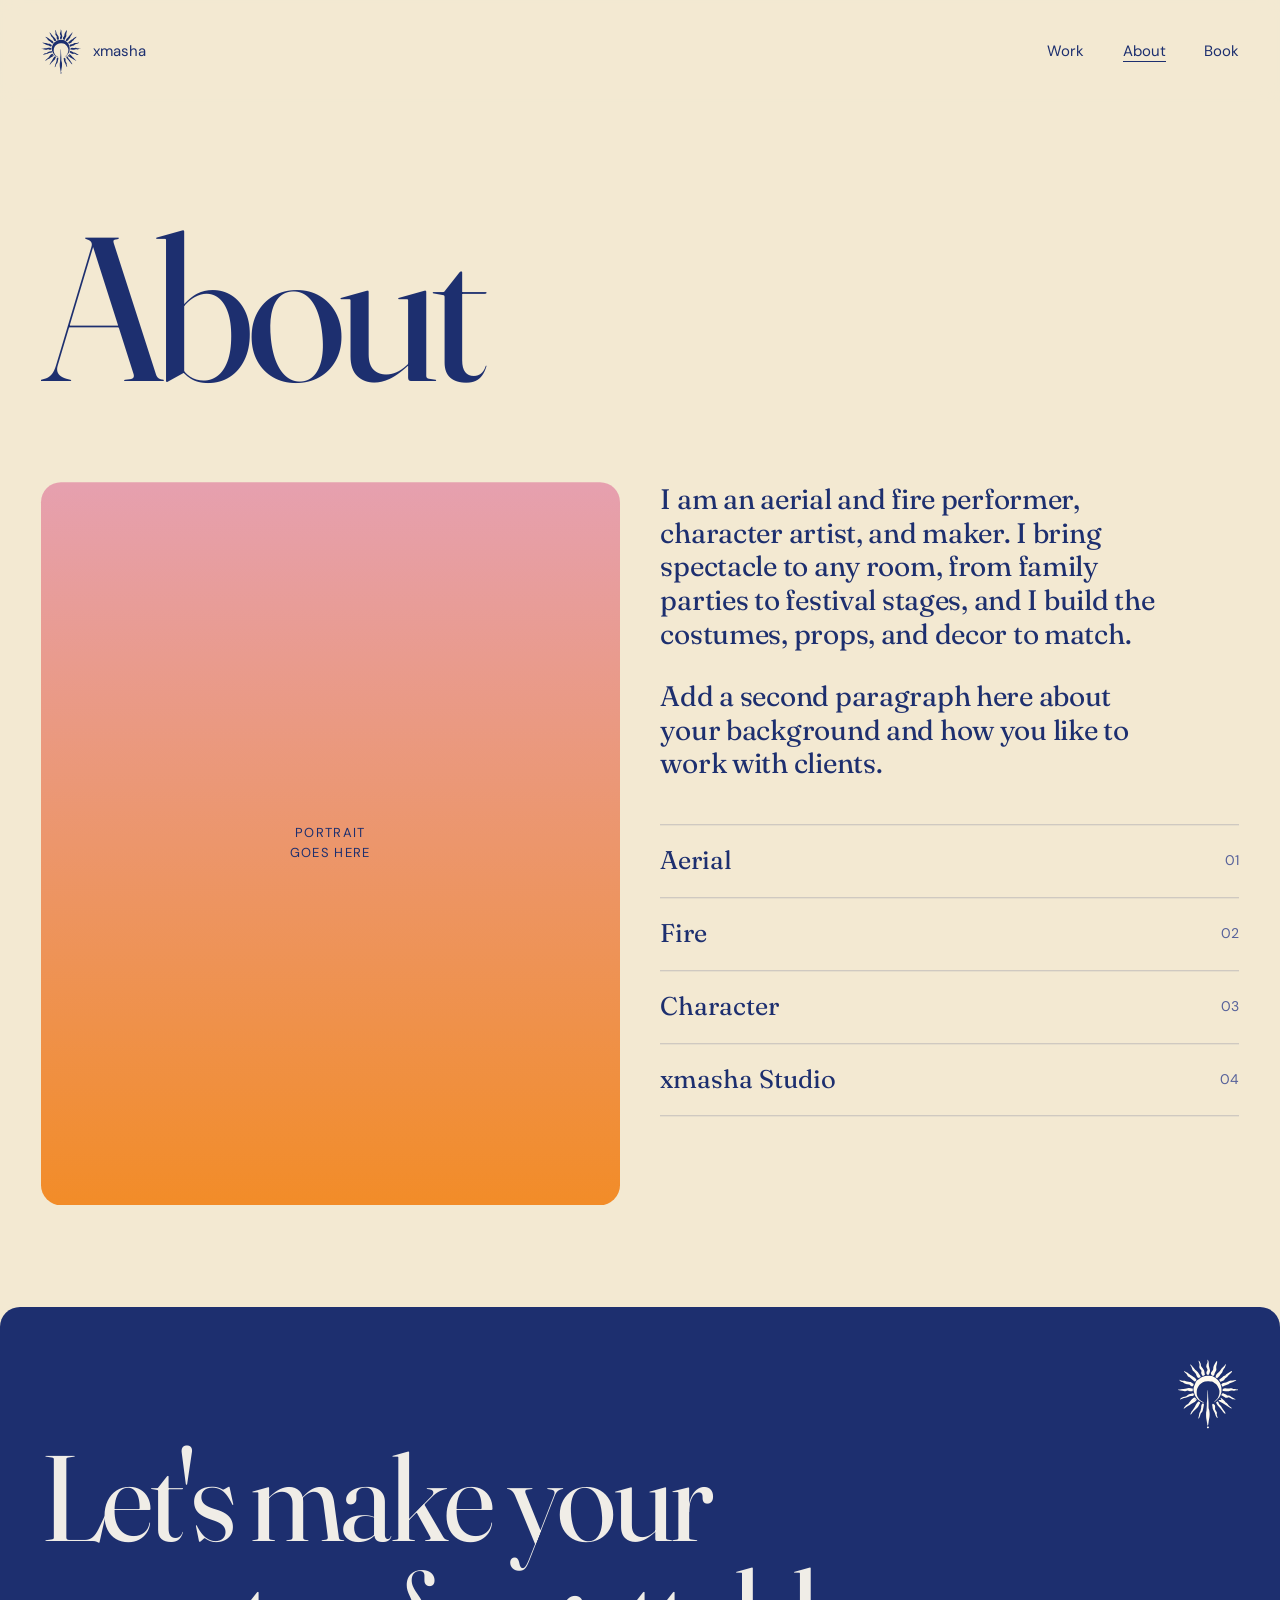
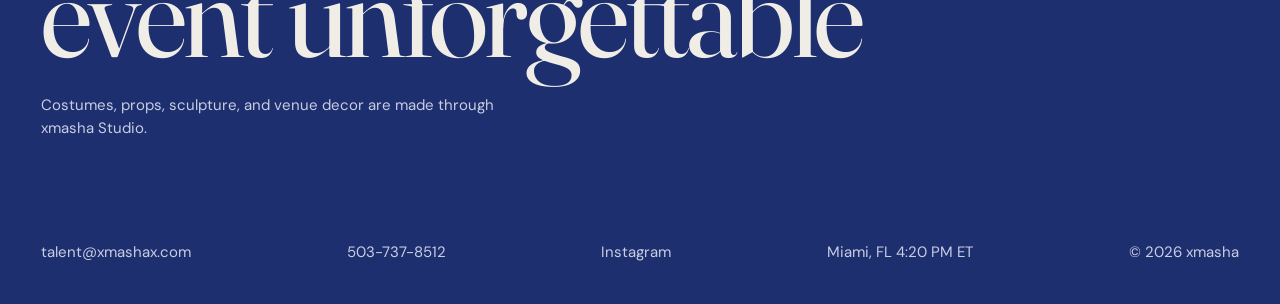
<file: about.html>
﻿<!DOCTYPE html>
<html lang="en">
<head>
<meta charset="utf-8">
<meta name="viewport" content="width=device-width, initial-scale=1">
<meta name="description" content="About xmasha: aerial and fire performer, character artist, and maker.">
<title>About | xmasha</title>
<link rel="preconnect" href="https://fonts.googleapis.com">
<link href="https://fonts.googleapis.com/css2?family=DM+Sans:wght@400;500&family=Fraunces:opsz,wght@9..144,300;9..144,400;9..144,500&display=swap" rel="stylesheet">
<link rel="stylesheet" href="style.css">
<link rel="icon" type="image/png" href="assets/favicon.png">
<link rel="apple-touch-icon" href="assets/apple-touch-icon.png">
<noscript><style>.curtain,.loader{display:none}</style></noscript>
</head>
<body data-page="about">
<svg width="0" height="0" style="position:absolute"><symbol id="mk" viewBox="445 413 1119 1271"><path d="M1007.5 698.8Q996.0 702.1 991.0 699.0Q986.0 696.0 980.2 686.0Q974.4 676.0 976.2 659.5Q978.0 643.0 985.6 630.5Q993.2 618.0 994.3 612.5Q995.4 607.0 994.3 601.5Q993.2 596.0 984.9 582.0Q976.6 568.0 974.5 560.5Q972.4 553.0 975.1 533.5Q977.8 514.0 988.0 496.0Q998.2 478.0 996.4 456.0Q994.5 434.0 995.1 430.0Q995.7 426.0 997.3 425.1Q999.0 424.1 1001.7 426.6Q1004.3 429.0 1006.1 437.0Q1008.0 445.0 1013.6 455.5Q1019.3 466.0 1018.0 500.0Q1016.8 534.0 1030.3 574.5Q1043.9 615.0 1041.4 630.5Q1038.9 646.0 1031.6 668.0Q1024.3 690.0 1021.7 692.8Q1019.0 695.5 1007.5 698.8ZM932.0 712.2Q918.0 721.2 914.5 721.3Q911.0 721.4 906.5 717.2Q902.0 712.9 892.3 697.5Q882.6 682.0 881.2 673.5Q879.7 665.0 883.0 650.5Q886.2 636.0 885.7 628.5Q885.3 621.0 870.0 603.5Q854.8 586.0 851.8 580.0Q848.8 574.0 847.7 561.0Q846.7 548.0 850.1 528.5Q853.6 509.0 842.5 479.0Q831.4 449.0 832.7 445.8Q834.0 442.6 836.5 442.9Q839.0 443.1 845.5 448.6Q852.0 454.0 857.8 468.5Q863.6 483.0 868.9 490.0Q874.2 497.0 875.0 515.5Q875.9 534.0 880.2 543.5Q884.6 553.0 911.4 586.0Q938.2 619.0 939.5 643.5Q940.8 668.0 944.9 683.0Q949.0 698.0 947.5 700.6Q946.0 703.1 932.0 712.2ZM1111.6 713.6Q1103.0 722.2 1085.2 716.1Q1067.4 710.0 1063.0 696.0Q1058.6 682.0 1058.6 673.5Q1058.5 665.0 1061.3 659.5Q1064.0 654.0 1081.6 632.5Q1099.1 611.0 1099.4 593.0Q1099.6 575.0 1104.2 554.5Q1108.9 534.0 1129.3 498.0Q1149.7 462.0 1155.3 456.4Q1161.0 450.8 1164.5 450.3Q1168.0 449.7 1169.9 454.9Q1171.9 460.0 1169.8 479.5Q1167.7 499.0 1159.2 527.5Q1150.8 556.0 1153.8 576.0Q1156.7 596.0 1156.6 607.5Q1156.5 619.0 1140.6 644.0Q1124.7 669.0 1122.5 687.0Q1120.3 705.0 1111.6 713.6ZM1170.5 760.8Q1166.0 763.1 1156.0 755.1Q1146.0 747.2 1143.2 742.1Q1140.5 737.0 1146.9 715.5Q1153.3 694.0 1177.2 672.8Q1201.0 651.7 1216.3 633.3Q1231.5 615.0 1239.6 601.5Q1247.8 588.0 1270.4 567.8Q1293.0 547.6 1299.8 539.3Q1306.6 531.0 1312.1 520.0Q1317.5 509.0 1321.2 508.6Q1325.0 508.2 1326.7 510.1Q1328.4 512.0 1328.3 517.5Q1328.2 523.0 1322.8 534.0Q1317.5 545.0 1314.3 557.0Q1311.1 569.0 1300.4 581.5Q1289.7 594.0 1279.7 611.5Q1269.8 629.0 1267.0 646.5Q1264.2 664.0 1250.3 673.0Q1236.3 682.0 1225.2 701.5Q1214.0 721.0 1194.5 739.7Q1175.0 758.5 1170.5 760.8ZM845.5 752.1Q838.0 757.5 829.5 754.9Q821.0 752.4 816.8 748.2Q812.6 744.0 804.2 730.0Q795.8 716.0 790.9 699.1Q786.0 682.2 776.0 671.6Q765.9 661.0 760.1 651.5Q754.2 642.0 746.6 638.2Q739.0 634.5 731.4 627.7Q723.9 621.0 715.6 591.5Q707.3 562.0 701.7 552.0Q696.1 542.0 687.8 532.0Q679.4 522.0 680.2 517.8Q681.0 513.6 685.5 513.8Q690.0 514.0 695.0 517.5Q700.0 521.0 719.1 543.0Q738.3 565.0 742.4 572.0Q746.5 579.0 752.4 583.5Q758.3 588.0 761.1 594.6Q764.0 601.1 793.6 628.6Q823.2 656.0 845.6 688.4Q868.0 720.7 869.2 727.9Q870.5 735.0 869.2 738.5Q868.0 741.9 860.5 744.3Q853.0 746.7 845.5 752.1ZM1258.0 817.8Q1236.0 827.1 1232.0 826.3Q1228.0 825.5 1225.5 819.8Q1223.0 814.0 1215.8 805.5Q1208.7 797.0 1208.3 793.0Q1207.9 789.0 1211.1 785.0Q1214.2 781.0 1235.6 766.6Q1257.0 752.2 1270.0 739.0Q1283.0 725.8 1298.0 719.4Q1313.0 713.0 1322.4 706.0Q1331.9 699.0 1343.9 686.3Q1356.0 673.7 1380.0 661.9Q1404.0 650.2 1416.0 640.0Q1428.0 629.7 1434.7 630.4Q1441.5 631.0 1442.2 634.5Q1442.8 638.0 1437.6 648.0Q1432.4 658.0 1402.3 684.5Q1372.3 711.0 1363.1 725.0Q1354.0 739.0 1333.0 754.8Q1312.0 770.6 1303.5 783.8Q1295.0 797.0 1287.5 802.7Q1280.0 808.5 1258.0 817.8ZM775.0 818.4Q769.0 824.1 755.0 816.1Q741.0 808.2 738.5 803.8Q736.0 799.5 726.0 792.7Q716.1 786.0 695.5 767.3Q675.0 748.7 661.6 741.8Q648.2 735.0 638.9 724.5Q629.6 714.0 624.0 699.0Q618.4 684.0 600.7 671.2Q583.0 658.4 576.4 650.2Q569.7 642.0 569.9 637.2Q570.0 632.3 574.5 632.4Q579.0 632.6 590.0 641.9Q601.0 651.2 612.5 653.4Q624.0 655.6 633.8 662.8Q643.6 670.0 649.8 677.2Q656.0 684.4 686.5 701.6Q717.0 718.8 723.5 726.3Q730.0 733.8 741.5 738.2Q753.0 742.5 759.5 747.6Q766.0 752.7 777.5 765.4Q789.0 778.0 792.2 784.0Q795.4 790.0 788.2 801.4Q781.0 812.8 775.0 818.4ZM930.9 1208.1Q930.0 1209.1 922.0 1208.3Q914.0 1207.4 888.5 1194.9Q863.0 1182.4 845.0 1168.2Q827.0 1154.0 801.4 1123.5Q775.8 1093.0 766.6 1072.5Q757.4 1052.0 749.4 1014.0Q741.4 976.0 741.2 967.5Q740.9 959.0 745.8 932.0Q750.8 905.0 768.8 865.0Q786.9 825.0 791.3 818.5Q795.7 812.0 808.3 799.9Q821.0 787.8 847.0 769.7Q873.0 751.6 898.5 741.2Q924.0 730.9 952.5 723.2Q981.0 715.5 1014.5 716.2Q1048.0 716.9 1069.0 722.3Q1090.0 727.8 1110.0 737.6Q1130.0 747.5 1142.5 757.2Q1155.0 766.8 1178.0 789.9Q1201.0 813.0 1211.6 830.0Q1222.3 847.0 1235.8 884.5Q1249.3 922.0 1249.7 965.0Q1250.2 1008.0 1244.6 1029.5Q1239.0 1051.0 1228.1 1074.5Q1217.1 1098.0 1204.6 1114.9Q1192.0 1131.7 1161.0 1160.5Q1130.0 1189.2 1120.5 1194.1Q1111.0 1199.0 1113.5 1193.1Q1116.0 1187.2 1133.5 1173.6Q1150.9 1160.0 1163.7 1145.5Q1176.4 1131.0 1186.9 1110.5Q1197.4 1090.0 1203.3 1073.0Q1209.1 1056.0 1211.3 1030.5Q1213.5 1005.0 1211.8 987.5Q1210.0 970.0 1200.2 948.0Q1190.3 926.0 1182.2 911.5Q1174.0 897.0 1164.5 885.9Q1155.0 874.8 1141.7 863.4Q1128.5 852.0 1109.2 839.8Q1090.0 827.7 1071.5 823.7Q1053.0 819.7 1019.0 816.4Q985.0 813.1 947.5 823.0Q910.0 833.0 877.8 860.0Q845.6 887.0 835.1 901.5Q824.6 916.0 812.7 942.5Q800.8 969.0 799.7 1006.5Q798.7 1044.0 802.7 1064.5Q806.7 1085.0 826.2 1116.0Q845.7 1147.0 858.9 1159.1Q872.0 1171.3 899.5 1186.5Q927.0 1201.8 929.4 1204.4Q931.8 1207.0 930.9 1208.1ZM726.8 907.6Q720.0 910.1 704.5 905.8Q689.0 901.5 680.7 890.7Q672.4 880.0 663.7 875.8Q655.0 871.7 628.5 870.7Q602.0 869.8 584.5 859.8Q567.0 849.8 560.5 843.3Q554.0 836.8 533.5 831.1Q513.0 825.3 502.9 816.7Q492.9 808.0 487.9 798.5Q482.9 789.0 485.4 788.3Q488.0 787.7 495.0 792.6Q502.0 797.4 522.5 803.0Q543.0 808.7 555.5 807.1Q568.0 805.6 580.5 807.1Q593.0 808.6 603.5 816.2Q614.0 823.7 647.5 826.2Q681.0 828.8 689.0 831.3Q697.0 833.8 708.0 842.5Q719.0 851.1 734.1 857.1Q749.2 863.0 741.4 884.0Q733.6 905.0 726.8 907.6ZM1274.5 910.3Q1267.0 912.2 1263.5 911.1Q1259.9 910.0 1258.2 903.0Q1256.5 896.0 1251.0 890.0Q1245.5 884.0 1245.3 880.0Q1245.0 876.0 1251.0 869.3Q1257.0 862.5 1269.5 853.6Q1282.0 844.7 1306.5 845.6Q1331.0 846.4 1351.5 832.0Q1372.0 817.6 1390.0 810.7Q1408.0 803.8 1428.5 805.5Q1449.0 807.2 1479.0 799.4Q1509.0 791.6 1513.7 792.8Q1518.4 794.0 1517.2 797.7Q1516.0 801.4 1505.6 806.7Q1495.3 812.0 1480.1 823.2Q1465.0 834.4 1437.0 839.1Q1409.0 843.7 1391.4 857.3Q1373.8 871.0 1361.9 877.6Q1350.0 884.2 1329.5 889.5Q1309.0 894.9 1295.5 901.7Q1282.0 908.5 1274.5 910.3ZM590.5 998.6Q576.0 1001.0 537.9 991.5Q499.9 982.0 481.4 979.3Q463.0 976.5 460.1 975.3Q457.3 974.0 456.9 972.0Q456.5 970.0 477.2 968.7Q498.0 967.5 513.5 961.1Q529.0 954.7 558.0 955.6Q587.0 956.5 613.5 947.9Q640.0 939.3 656.5 940.1Q673.0 940.8 691.5 944.2Q710.0 947.7 716.0 947.0Q722.0 946.4 725.1 948.7Q728.2 951.0 728.6 970.5Q729.0 990.0 725.0 992.7Q721.0 995.4 709.5 997.6Q698.0 999.8 678.5 996.5Q659.0 993.3 647.0 988.3Q635.0 983.4 620.0 989.7Q605.0 996.1 590.5 998.6ZM1370.0 1000.3Q1362.0 1001.0 1328.0 996.6Q1294.0 992.3 1282.5 992.3Q1271.0 992.4 1268.7 989.7Q1266.4 987.0 1266.1 978.0Q1265.8 969.0 1273.4 961.3Q1281.0 953.7 1293.5 948.1Q1306.0 942.5 1316.5 942.7Q1327.0 942.8 1348.0 948.1Q1369.0 953.3 1390.5 946.7Q1412.0 940.0 1428.0 944.4Q1444.0 948.8 1455.0 954.1Q1466.0 959.4 1483.5 958.5Q1501.0 957.6 1513.5 962.6Q1526.0 967.6 1532.5 967.5Q1539.0 967.5 1543.5 965.4Q1548.0 963.4 1550.4 965.2Q1552.8 967.0 1549.8 971.5Q1546.8 976.0 1541.9 978.5Q1537.0 981.0 1519.0 979.8Q1501.0 978.6 1492.5 983.0Q1484.0 987.4 1475.5 988.5Q1467.0 989.6 1452.0 986.9Q1437.0 984.3 1422.5 985.5Q1408.0 986.7 1393.0 993.1Q1378.0 999.5 1370.0 1000.3ZM1003.2 1618.7Q1000.0 1622.5 997.6 1622.2Q995.2 1622.0 993.4 1619.5Q991.7 1617.0 991.3 1600.5Q991.0 1584.0 987.4 1573.5Q983.9 1563.0 983.9 1553.8Q984.0 1544.6 977.3 1513.8Q970.6 1483.0 969.8 1450.5Q969.0 1418.0 970.0 1394.5Q971.0 1371.0 974.9 1359.5Q978.9 1348.0 978.0 1343.5Q977.1 1339.0 980.9 1290.5Q984.8 1242.0 983.5 1228.5Q982.3 1215.0 985.4 1199.5Q988.4 1184.0 991.7 1095.5Q994.9 1007.0 997.9 989.3Q1001.0 971.6 1002.8 977.8Q1004.5 984.0 1005.0 1039.0Q1005.5 1094.0 1010.4 1152.0Q1015.3 1210.0 1014.7 1252.5Q1014.0 1295.0 1016.3 1307.0Q1018.7 1319.0 1023.5 1331.5Q1028.3 1344.0 1032.2 1378.0Q1036.2 1412.0 1032.7 1448.0Q1029.3 1484.0 1024.5 1504.5Q1019.6 1525.0 1014.9 1563.5Q1010.2 1602.0 1008.3 1608.5Q1006.4 1615.0 1003.2 1618.7ZM1503.0 1148.2Q1502.0 1151.4 1495.0 1149.2Q1488.0 1147.0 1469.0 1145.4Q1450.0 1143.7 1440.0 1139.6Q1430.0 1135.5 1409.5 1122.2Q1389.0 1108.9 1383.0 1108.8Q1377.0 1108.7 1365.0 1113.1Q1353.0 1117.4 1341.5 1117.4Q1330.0 1117.4 1321.5 1115.3Q1313.0 1113.2 1296.0 1099.5Q1279.0 1085.8 1264.4 1080.4Q1249.8 1075.0 1247.9 1070.0Q1246.0 1065.0 1250.4 1056.0Q1254.8 1047.0 1259.0 1042.5Q1263.2 1038.0 1273.6 1035.3Q1284.0 1032.6 1290.0 1037.5Q1296.0 1042.4 1309.0 1047.0Q1322.0 1051.7 1330.5 1059.0Q1339.0 1066.4 1348.0 1070.4Q1357.0 1074.4 1378.5 1077.0Q1400.0 1079.5 1418.0 1091.8Q1436.0 1104.1 1463.5 1118.9Q1491.0 1133.7 1497.5 1139.4Q1504.1 1145.0 1503.0 1148.2ZM535.5 1133.5Q503.0 1148.2 499.8 1147.6Q496.5 1147.0 496.4 1143.5Q496.3 1140.0 516.7 1122.9Q537.0 1105.7 551.0 1100.9Q565.0 1096.1 576.5 1096.7Q588.0 1097.3 596.5 1094.7Q605.0 1092.1 632.5 1071.4Q660.0 1050.7 682.0 1048.9Q704.0 1047.1 714.5 1040.9Q725.0 1034.7 729.5 1034.2Q734.0 1033.7 737.5 1036.4Q741.0 1039.0 746.2 1051.5Q751.4 1064.0 750.0 1068.5Q748.7 1073.0 735.9 1080.2Q723.0 1087.4 697.0 1086.6Q671.0 1085.9 650.0 1100.1Q629.0 1114.2 598.5 1116.5Q568.0 1118.8 535.5 1133.5ZM593.0 1296.8Q570.0 1313.0 566.5 1312.7Q563.0 1312.3 562.2 1309.7Q561.5 1307.0 568.7 1296.0Q576.0 1285.0 593.3 1267.0Q610.5 1249.0 626.8 1239.9Q643.0 1230.8 674.3 1188.4Q705.7 1146.0 728.8 1128.4Q752.0 1110.7 757.0 1110.7Q762.0 1110.6 772.0 1116.9Q782.0 1123.1 783.5 1126.6Q784.9 1130.0 784.0 1133.4Q783.0 1136.7 758.4 1155.9Q733.8 1175.0 744.4 1170.5Q755.0 1166.0 769.0 1153.5Q783.0 1141.0 787.0 1140.3Q791.0 1139.7 794.0 1141.4Q797.0 1143.1 797.7 1147.6Q798.4 1152.0 795.2 1159.5Q792.0 1167.0 786.7 1173.0Q781.3 1179.0 769.2 1188.0Q757.0 1197.1 729.0 1211.3Q701.0 1225.6 690.0 1235.8Q679.0 1246.0 647.5 1263.3Q616.0 1280.5 593.0 1296.8ZM1432.1 1309.5Q1430.0 1312.1 1425.5 1311.7Q1421.0 1311.3 1404.0 1298.5Q1387.0 1285.7 1373.5 1278.9Q1360.0 1272.2 1317.5 1243.3Q1275.0 1214.5 1258.5 1207.8Q1242.0 1201.1 1223.0 1189.3Q1204.0 1177.5 1201.3 1174.7Q1198.6 1172.0 1198.3 1166.3Q1198.0 1160.6 1207.0 1156.9Q1216.0 1153.1 1234.5 1159.2Q1253.0 1165.3 1241.9 1145.1Q1230.8 1125.0 1234.3 1121.0Q1237.7 1117.0 1243.3 1119.3Q1249.0 1121.5 1281.0 1150.8Q1313.0 1180.2 1319.5 1191.7Q1326.0 1203.2 1335.5 1209.0Q1345.0 1214.8 1355.1 1223.9Q1365.1 1233.0 1373.1 1246.6Q1381.0 1260.3 1406.7 1280.1Q1432.4 1300.0 1433.3 1303.5Q1434.2 1307.0 1432.1 1309.5ZM697.0 1416.4Q691.0 1421.2 688.0 1420.3Q685.0 1419.4 684.9 1415.7Q684.8 1412.0 693.3 1394.5Q701.8 1377.0 709.4 1363.8Q717.0 1350.5 743.5 1314.8Q770.0 1279.0 782.0 1249.2Q794.0 1219.4 812.0 1200.8Q830.0 1182.1 837.5 1183.5Q845.0 1185.0 852.6 1192.0Q860.2 1199.0 861.3 1206.5Q862.3 1214.0 851.9 1230.0Q841.5 1246.0 837.6 1259.5Q833.6 1273.0 817.3 1289.8Q801.0 1306.5 780.5 1323.3Q760.0 1340.2 741.9 1361.1Q723.8 1382.0 713.4 1396.8Q703.0 1411.7 697.0 1416.4ZM1319.5 1406.1Q1317.0 1408.1 1314.0 1407.6Q1311.0 1407.1 1307.5 1402.0Q1304.0 1397.0 1291.0 1387.5Q1278.0 1378.0 1269.0 1360.5Q1260.0 1343.1 1243.9 1328.0Q1227.8 1313.0 1223.4 1303.0Q1219.0 1293.0 1197.8 1274.5Q1176.7 1256.0 1164.1 1231.5Q1151.5 1207.0 1152.4 1203.5Q1153.4 1200.0 1161.9 1192.5Q1170.4 1185.0 1175.7 1184.4Q1181.0 1183.9 1185.0 1186.9Q1189.0 1190.0 1197.3 1212.0Q1205.6 1234.0 1224.9 1254.5Q1244.3 1275.0 1252.9 1290.5Q1261.6 1306.0 1278.9 1329.0Q1296.3 1352.0 1308.8 1373.0Q1321.3 1394.0 1321.6 1399.0Q1322.0 1404.0 1319.5 1406.1ZM839.3 1489.1Q836.0 1492.2 832.0 1491.7Q828.0 1491.3 827.2 1487.6Q826.4 1484.0 833.0 1468.5Q839.6 1453.0 842.1 1426.0Q844.6 1399.0 857.6 1377.0Q870.6 1355.0 872.5 1340.0Q874.5 1325.0 878.4 1312.5Q882.2 1300.0 881.5 1289.5Q880.8 1279.0 882.8 1263.0Q884.9 1247.0 892.4 1233.6Q900.0 1220.3 904.5 1219.1Q909.0 1217.9 918.5 1223.2Q928.0 1228.5 930.1 1233.8Q932.2 1239.0 922.2 1288.5Q912.1 1338.0 907.6 1352.5Q903.1 1367.0 896.1 1377.0Q889.1 1387.0 879.9 1395.5Q870.6 1404.0 864.4 1428.0Q858.2 1452.0 850.4 1469.0Q842.6 1486.0 839.3 1489.1ZM1179.2 1479.6Q1178.0 1484.2 1173.5 1483.3Q1169.0 1482.5 1157.3 1464.2Q1145.5 1446.0 1137.3 1418.5Q1129.0 1391.0 1119.3 1375.0Q1109.6 1359.0 1098.8 1335.5Q1088.0 1312.0 1087.8 1297.0Q1087.7 1282.0 1082.7 1261.5Q1077.8 1241.0 1083.9 1233.3Q1090.0 1225.7 1094.5 1225.7Q1099.0 1225.7 1104.5 1228.7Q1110.0 1231.6 1116.6 1237.3Q1123.2 1243.0 1127.3 1249.5Q1131.3 1256.0 1133.3 1271.0Q1135.2 1286.0 1131.9 1305.5Q1128.6 1325.0 1147.5 1353.5Q1166.4 1382.0 1166.8 1387.0Q1167.2 1392.0 1164.0 1406.0Q1160.8 1420.0 1170.6 1447.5Q1180.4 1475.0 1179.2 1479.6ZM1015.6 1667.0Q1010.0 1672.0 1001.5 1671.2Q993.0 1670.4 988.9 1665.2Q984.9 1660.0 985.9 1652.7Q987.0 1645.4 994.5 1640.2Q1002.0 1635.0 1008.5 1637.0Q1015.0 1639.0 1018.5 1644.5Q1022.1 1650.0 1021.6 1656.0Q1021.2 1662.0 1015.6 1667.0Z" fill="currentColor" fill-rule="evenodd"/></symbol></svg>

<div class="curtain" id="curtain"><span class="dot"></span>xmasha</div>

<nav id="nav">
  <a class="brand" href="index.html" aria-label="xmasha, home">
    <svg class="mk" width="40" height="45"><use href="#mk"/></svg>
    <span class="roll"><span>xmasha</span><span>xmasha</span></span>
  </a>
  <div class="links">
    <a class="roll" href="work.html"><span>Work</span><span>Work</span></a>
    <a class="roll current" href="about.html"><span>About</span><span>About</span></a>
    <a class="roll" href="contact.html"><span>Book</span><span>Book</span></a>
  </div>
</nav>

<main>
  <header class="page-head"><h1><span class="line"><span>About</span></span></h1></header>
  <section class="about-grid">
    <div class="about-photo reveal">Portrait<br>goes here</div>
    <div class="about-text reveal">
      <p>I am an aerial and fire performer, character artist, and maker. I bring spectacle to any room, from family parties to festival stages, and I build the costumes, props, and decor to match.</p>
      <p>Add a second paragraph here about your background and how you like to work with clients.</p>
      <div class="list">
        <a href="aerial.html"><span>Aerial</span><span>01</span></a>
        <a href="fire.html"><span>Fire</span><span>02</span></a>
        <a href="character.html"><span>Character</span><span>03</span></a>
        <a href="studio.html"><span>xmasha Studio</span><span>04</span></a>
      </div>
    </div>
  </section>
</main>

<footer data-dark>
  <svg class="mk foot-mark" width="62" height="70" aria-hidden="true"><use href="#mk"/></svg>
  <div class="cta">Let's make your<br>event <a href="mailto:talent@xmashax.com">unforgettable</a></div>
  <p class="studio">Costumes, props, sculpture, and venue decor are made through xmasha Studio.</p>
  <div class="row">
    <span><a href="mailto:talent@xmashax.com">talent@xmashax.com</a></span>
    <span><a href="tel:+15037378512">503-737-8512</a></span>
    <span><a href="https://instagram.com/mashaerial" target="_blank" rel="noopener">Instagram</a></span>
    <span>Miami, FL <span id="clock"></span></span>
    <span>&copy; 2026 xmasha</span>
  </div>
</footer>

<div class="cursor" id="cursor">View</div>

<script src="vendor/gsap.min.js"></script>
<script src="vendor/ScrollTrigger.min.js"></script>
<script src="vendor/lenis.min.js"></script>
<script src="app.js"></script>
</body>
</html>
</file>
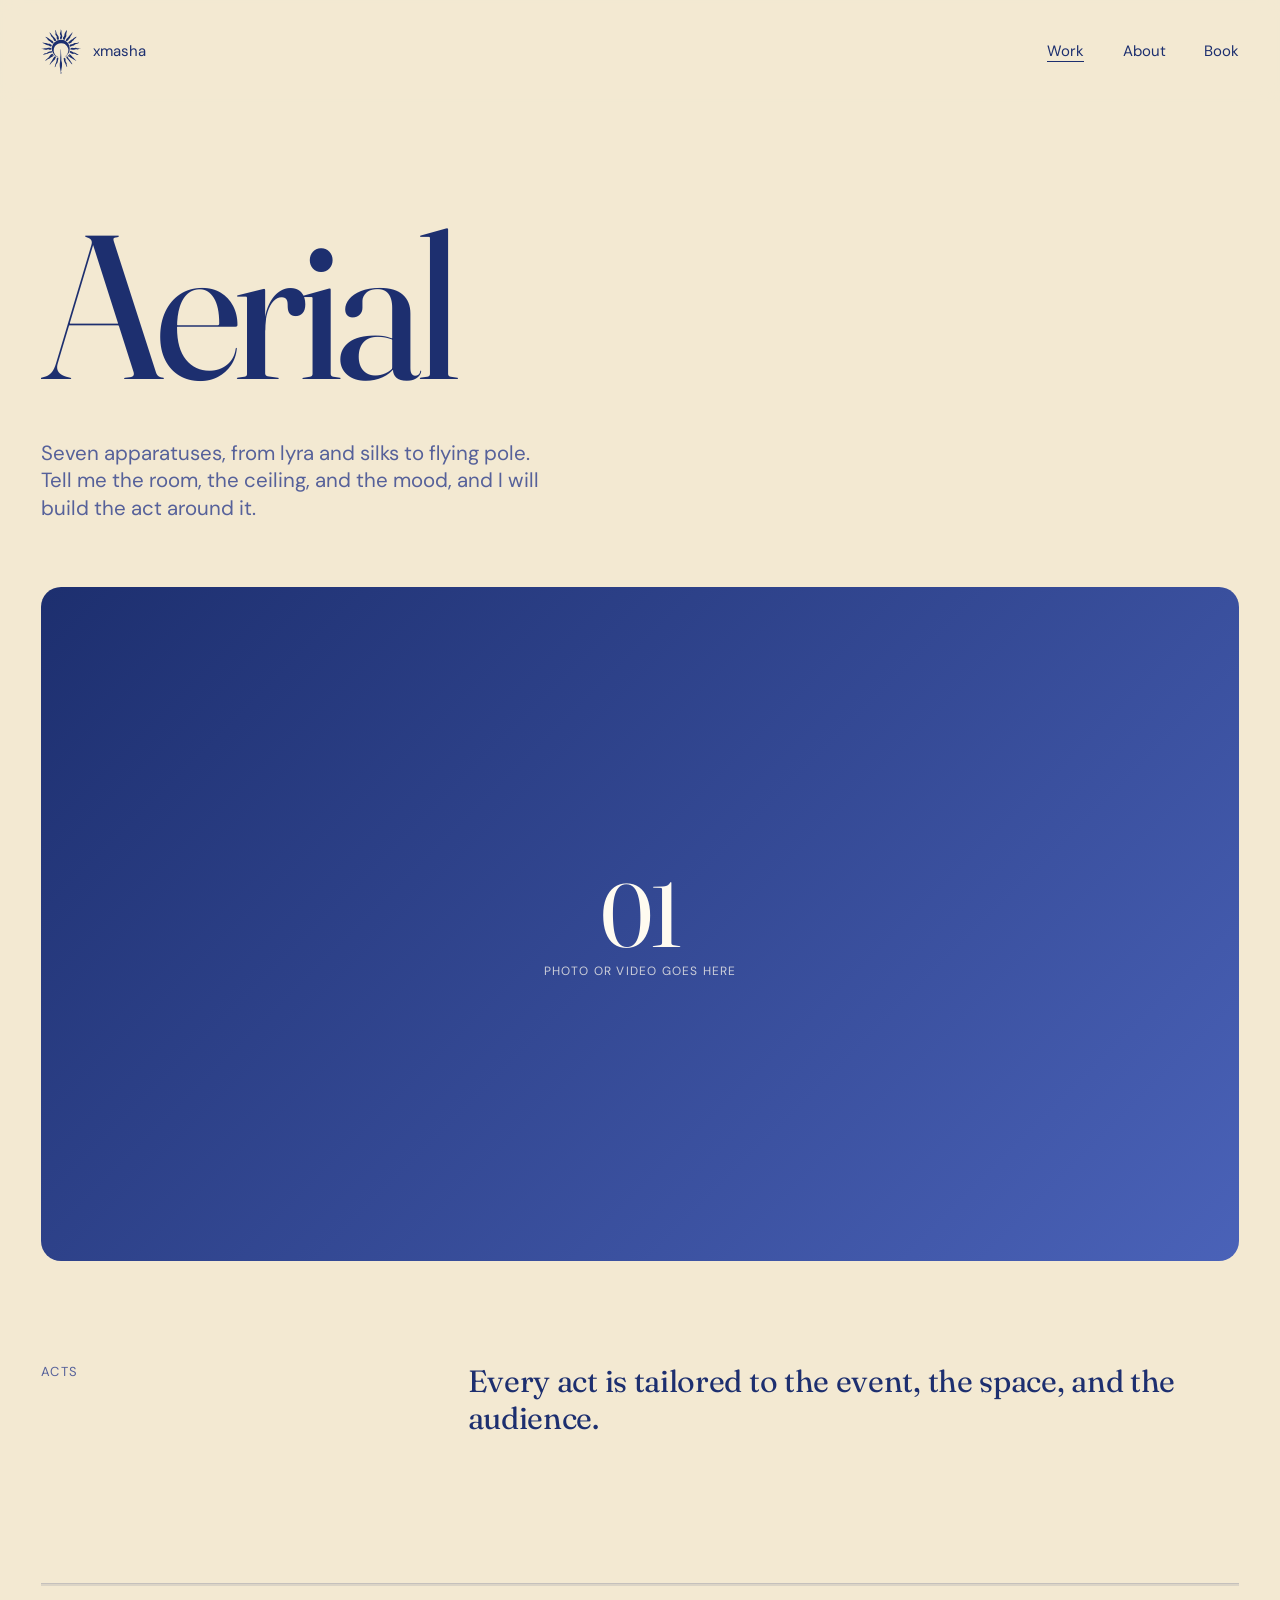
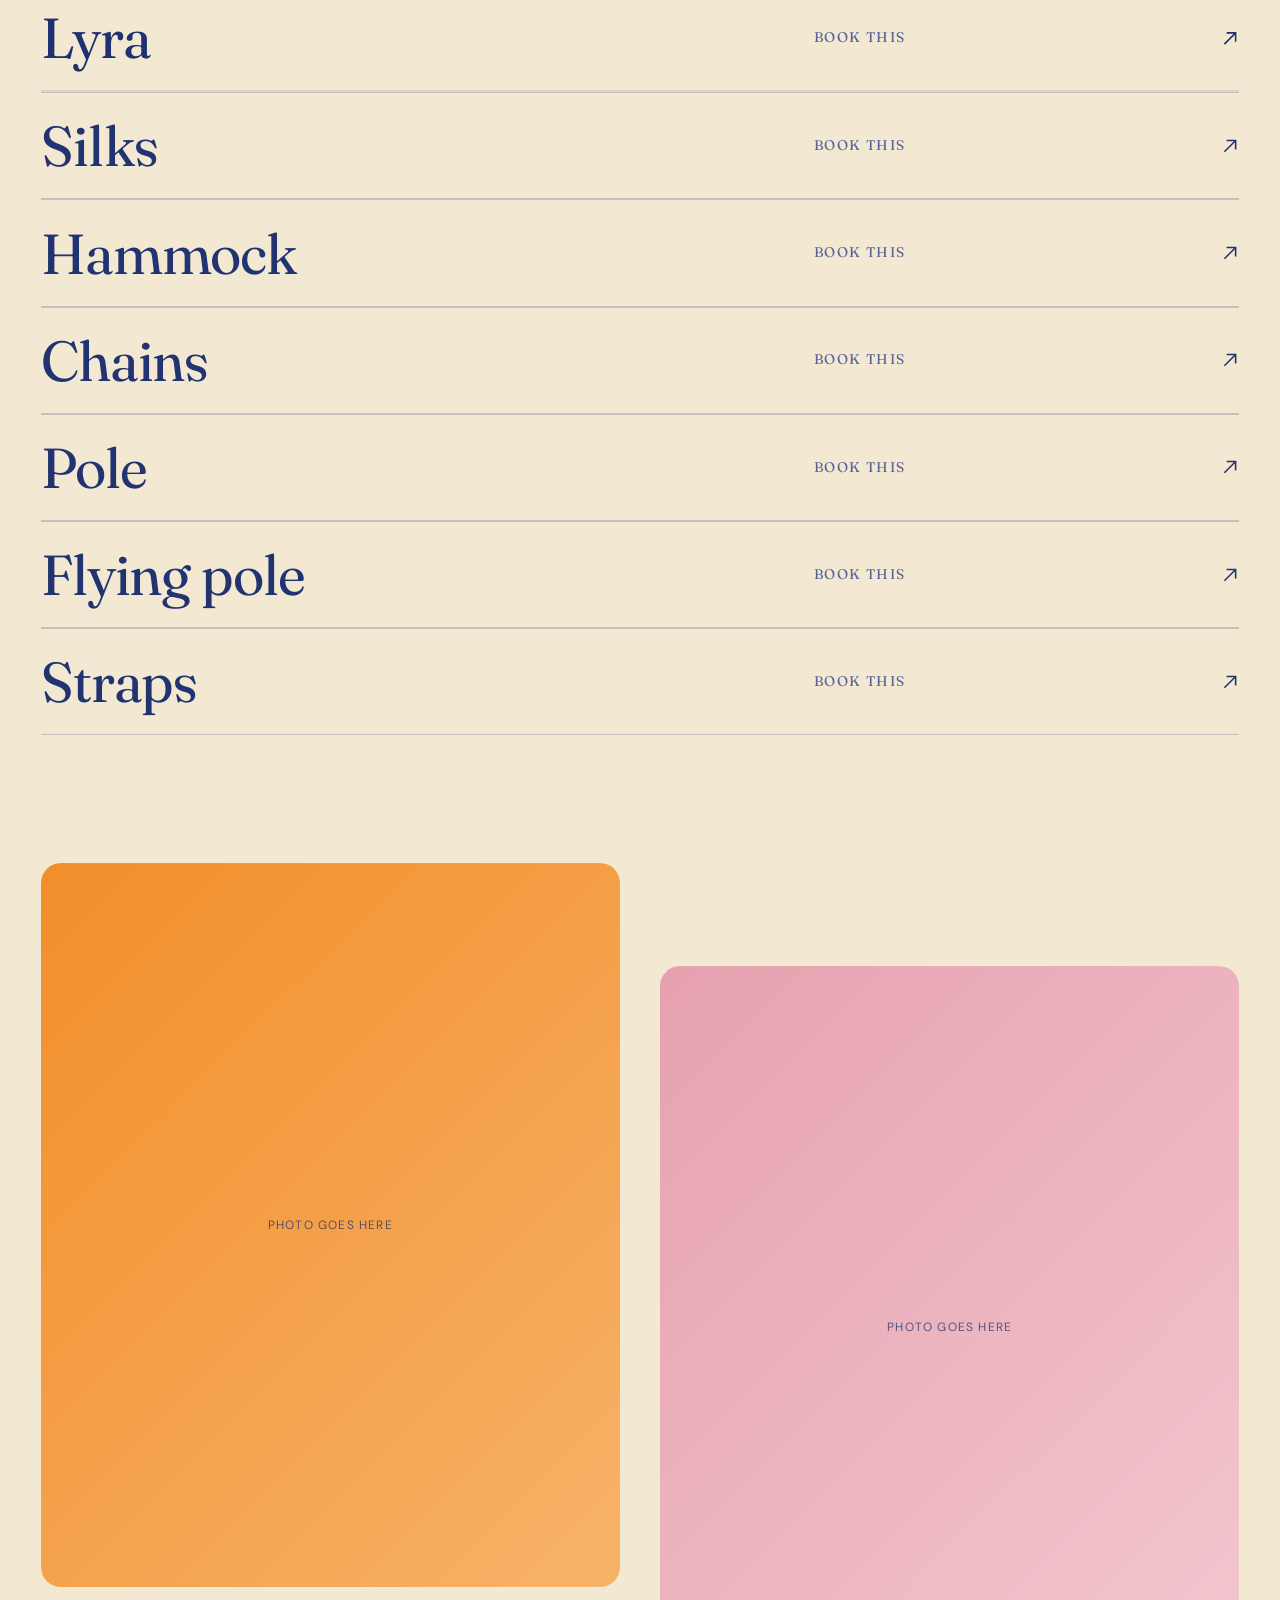
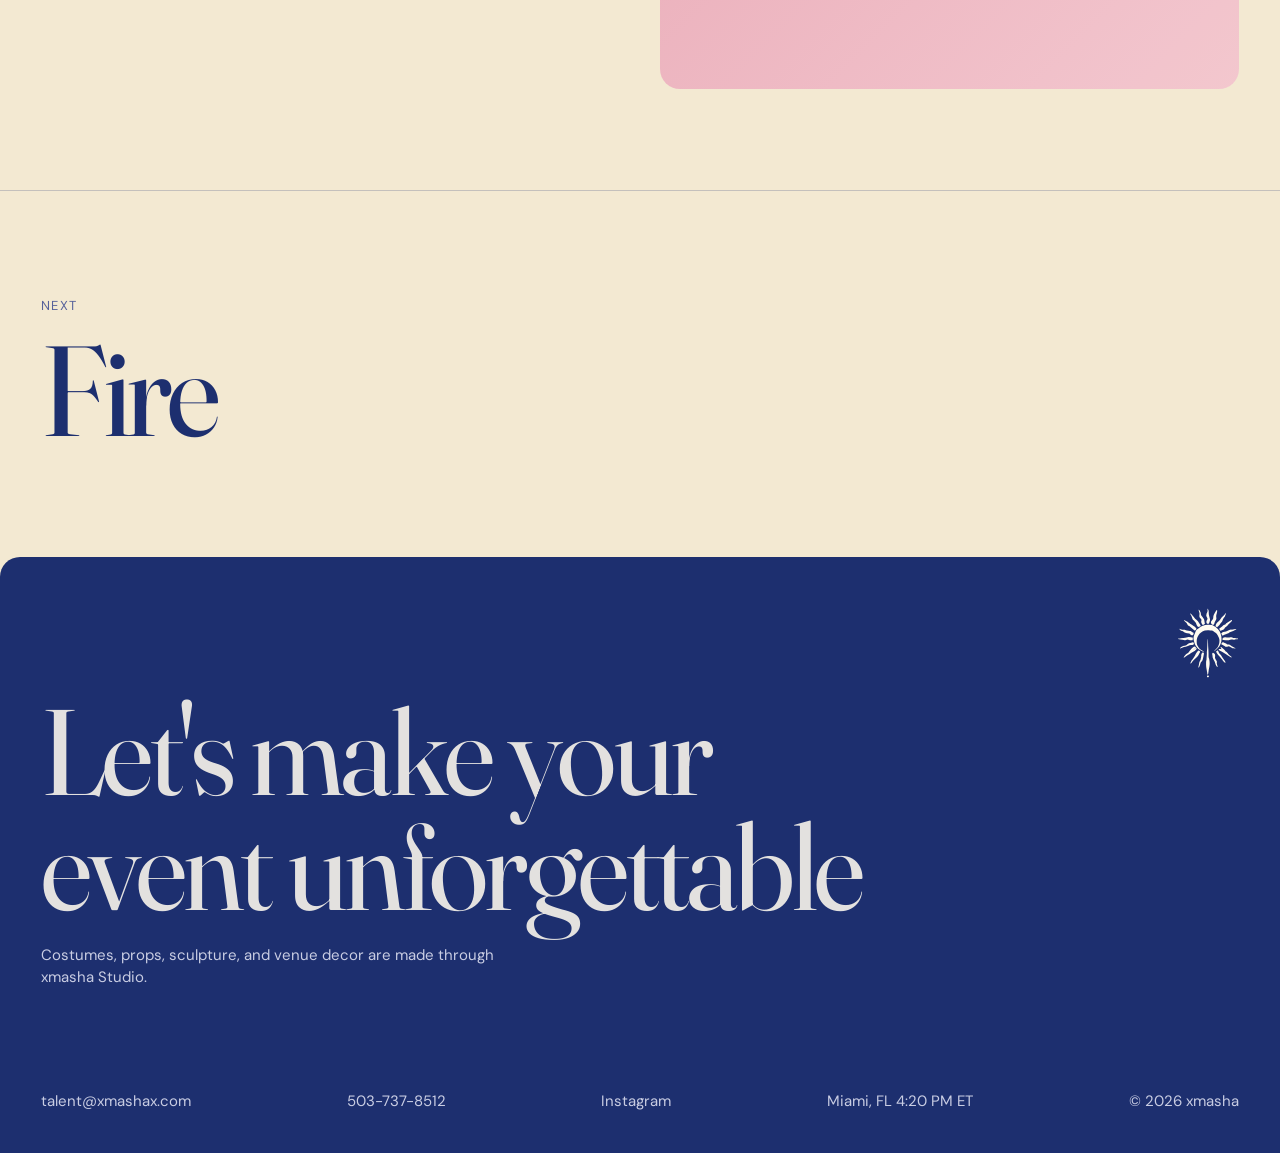
<file: aerial.html>
﻿<!DOCTYPE html>
<html lang="en">
<head>
<meta charset="utf-8">
<meta name="viewport" content="width=device-width, initial-scale=1">
<meta name="description" content="Aerial by xmasha: Lyra, silks, hammock, chains, pole, flying pole, straps.">
<title>Aerial | xmasha</title>
<link rel="preconnect" href="https://fonts.googleapis.com">
<link href="https://fonts.googleapis.com/css2?family=DM+Sans:wght@400;500&family=Fraunces:opsz,wght@9..144,300;9..144,400;9..144,500&display=swap" rel="stylesheet">
<link rel="stylesheet" href="style.css">
<link rel="icon" type="image/png" href="assets/favicon.png">
<link rel="apple-touch-icon" href="assets/apple-touch-icon.png">
<noscript><style>.curtain,.loader{display:none}</style></noscript>
</head>
<body data-page="aerial">
<svg width="0" height="0" style="position:absolute"><symbol id="mk" viewBox="445 413 1119 1271"><path d="M1007.5 698.8Q996.0 702.1 991.0 699.0Q986.0 696.0 980.2 686.0Q974.4 676.0 976.2 659.5Q978.0 643.0 985.6 630.5Q993.2 618.0 994.3 612.5Q995.4 607.0 994.3 601.5Q993.2 596.0 984.9 582.0Q976.6 568.0 974.5 560.5Q972.4 553.0 975.1 533.5Q977.8 514.0 988.0 496.0Q998.2 478.0 996.4 456.0Q994.5 434.0 995.1 430.0Q995.7 426.0 997.3 425.1Q999.0 424.1 1001.7 426.6Q1004.3 429.0 1006.1 437.0Q1008.0 445.0 1013.6 455.5Q1019.3 466.0 1018.0 500.0Q1016.8 534.0 1030.3 574.5Q1043.9 615.0 1041.4 630.5Q1038.9 646.0 1031.6 668.0Q1024.3 690.0 1021.7 692.8Q1019.0 695.5 1007.5 698.8ZM932.0 712.2Q918.0 721.2 914.5 721.3Q911.0 721.4 906.5 717.2Q902.0 712.9 892.3 697.5Q882.6 682.0 881.2 673.5Q879.7 665.0 883.0 650.5Q886.2 636.0 885.7 628.5Q885.3 621.0 870.0 603.5Q854.8 586.0 851.8 580.0Q848.8 574.0 847.7 561.0Q846.7 548.0 850.1 528.5Q853.6 509.0 842.5 479.0Q831.4 449.0 832.7 445.8Q834.0 442.6 836.5 442.9Q839.0 443.1 845.5 448.6Q852.0 454.0 857.8 468.5Q863.6 483.0 868.9 490.0Q874.2 497.0 875.0 515.5Q875.9 534.0 880.2 543.5Q884.6 553.0 911.4 586.0Q938.2 619.0 939.5 643.5Q940.8 668.0 944.9 683.0Q949.0 698.0 947.5 700.6Q946.0 703.1 932.0 712.2ZM1111.6 713.6Q1103.0 722.2 1085.2 716.1Q1067.4 710.0 1063.0 696.0Q1058.6 682.0 1058.6 673.5Q1058.5 665.0 1061.3 659.5Q1064.0 654.0 1081.6 632.5Q1099.1 611.0 1099.4 593.0Q1099.6 575.0 1104.2 554.5Q1108.9 534.0 1129.3 498.0Q1149.7 462.0 1155.3 456.4Q1161.0 450.8 1164.5 450.3Q1168.0 449.7 1169.9 454.9Q1171.9 460.0 1169.8 479.5Q1167.7 499.0 1159.2 527.5Q1150.8 556.0 1153.8 576.0Q1156.7 596.0 1156.6 607.5Q1156.5 619.0 1140.6 644.0Q1124.7 669.0 1122.5 687.0Q1120.3 705.0 1111.6 713.6ZM1170.5 760.8Q1166.0 763.1 1156.0 755.1Q1146.0 747.2 1143.2 742.1Q1140.5 737.0 1146.9 715.5Q1153.3 694.0 1177.2 672.8Q1201.0 651.7 1216.3 633.3Q1231.5 615.0 1239.6 601.5Q1247.8 588.0 1270.4 567.8Q1293.0 547.6 1299.8 539.3Q1306.6 531.0 1312.1 520.0Q1317.5 509.0 1321.2 508.6Q1325.0 508.2 1326.7 510.1Q1328.4 512.0 1328.3 517.5Q1328.2 523.0 1322.8 534.0Q1317.5 545.0 1314.3 557.0Q1311.1 569.0 1300.4 581.5Q1289.7 594.0 1279.7 611.5Q1269.8 629.0 1267.0 646.5Q1264.2 664.0 1250.3 673.0Q1236.3 682.0 1225.2 701.5Q1214.0 721.0 1194.5 739.7Q1175.0 758.5 1170.5 760.8ZM845.5 752.1Q838.0 757.5 829.5 754.9Q821.0 752.4 816.8 748.2Q812.6 744.0 804.2 730.0Q795.8 716.0 790.9 699.1Q786.0 682.2 776.0 671.6Q765.9 661.0 760.1 651.5Q754.2 642.0 746.6 638.2Q739.0 634.5 731.4 627.7Q723.9 621.0 715.6 591.5Q707.3 562.0 701.7 552.0Q696.1 542.0 687.8 532.0Q679.4 522.0 680.2 517.8Q681.0 513.6 685.5 513.8Q690.0 514.0 695.0 517.5Q700.0 521.0 719.1 543.0Q738.3 565.0 742.4 572.0Q746.5 579.0 752.4 583.5Q758.3 588.0 761.1 594.6Q764.0 601.1 793.6 628.6Q823.2 656.0 845.6 688.4Q868.0 720.7 869.2 727.9Q870.5 735.0 869.2 738.5Q868.0 741.9 860.5 744.3Q853.0 746.7 845.5 752.1ZM1258.0 817.8Q1236.0 827.1 1232.0 826.3Q1228.0 825.5 1225.5 819.8Q1223.0 814.0 1215.8 805.5Q1208.7 797.0 1208.3 793.0Q1207.9 789.0 1211.1 785.0Q1214.2 781.0 1235.6 766.6Q1257.0 752.2 1270.0 739.0Q1283.0 725.8 1298.0 719.4Q1313.0 713.0 1322.4 706.0Q1331.9 699.0 1343.9 686.3Q1356.0 673.7 1380.0 661.9Q1404.0 650.2 1416.0 640.0Q1428.0 629.7 1434.7 630.4Q1441.5 631.0 1442.2 634.5Q1442.8 638.0 1437.6 648.0Q1432.4 658.0 1402.3 684.5Q1372.3 711.0 1363.1 725.0Q1354.0 739.0 1333.0 754.8Q1312.0 770.6 1303.5 783.8Q1295.0 797.0 1287.5 802.7Q1280.0 808.5 1258.0 817.8ZM775.0 818.4Q769.0 824.1 755.0 816.1Q741.0 808.2 738.5 803.8Q736.0 799.5 726.0 792.7Q716.1 786.0 695.5 767.3Q675.0 748.7 661.6 741.8Q648.2 735.0 638.9 724.5Q629.6 714.0 624.0 699.0Q618.4 684.0 600.7 671.2Q583.0 658.4 576.4 650.2Q569.7 642.0 569.9 637.2Q570.0 632.3 574.5 632.4Q579.0 632.6 590.0 641.9Q601.0 651.2 612.5 653.4Q624.0 655.6 633.8 662.8Q643.6 670.0 649.8 677.2Q656.0 684.4 686.5 701.6Q717.0 718.8 723.5 726.3Q730.0 733.8 741.5 738.2Q753.0 742.5 759.5 747.6Q766.0 752.7 777.5 765.4Q789.0 778.0 792.2 784.0Q795.4 790.0 788.2 801.4Q781.0 812.8 775.0 818.4ZM930.9 1208.1Q930.0 1209.1 922.0 1208.3Q914.0 1207.4 888.5 1194.9Q863.0 1182.4 845.0 1168.2Q827.0 1154.0 801.4 1123.5Q775.8 1093.0 766.6 1072.5Q757.4 1052.0 749.4 1014.0Q741.4 976.0 741.2 967.5Q740.9 959.0 745.8 932.0Q750.8 905.0 768.8 865.0Q786.9 825.0 791.3 818.5Q795.7 812.0 808.3 799.9Q821.0 787.8 847.0 769.7Q873.0 751.6 898.5 741.2Q924.0 730.9 952.5 723.2Q981.0 715.5 1014.5 716.2Q1048.0 716.9 1069.0 722.3Q1090.0 727.8 1110.0 737.6Q1130.0 747.5 1142.5 757.2Q1155.0 766.8 1178.0 789.9Q1201.0 813.0 1211.6 830.0Q1222.3 847.0 1235.8 884.5Q1249.3 922.0 1249.7 965.0Q1250.2 1008.0 1244.6 1029.5Q1239.0 1051.0 1228.1 1074.5Q1217.1 1098.0 1204.6 1114.9Q1192.0 1131.7 1161.0 1160.5Q1130.0 1189.2 1120.5 1194.1Q1111.0 1199.0 1113.5 1193.1Q1116.0 1187.2 1133.5 1173.6Q1150.9 1160.0 1163.7 1145.5Q1176.4 1131.0 1186.9 1110.5Q1197.4 1090.0 1203.3 1073.0Q1209.1 1056.0 1211.3 1030.5Q1213.5 1005.0 1211.8 987.5Q1210.0 970.0 1200.2 948.0Q1190.3 926.0 1182.2 911.5Q1174.0 897.0 1164.5 885.9Q1155.0 874.8 1141.7 863.4Q1128.5 852.0 1109.2 839.8Q1090.0 827.7 1071.5 823.7Q1053.0 819.7 1019.0 816.4Q985.0 813.1 947.5 823.0Q910.0 833.0 877.8 860.0Q845.6 887.0 835.1 901.5Q824.6 916.0 812.7 942.5Q800.8 969.0 799.7 1006.5Q798.7 1044.0 802.7 1064.5Q806.7 1085.0 826.2 1116.0Q845.7 1147.0 858.9 1159.1Q872.0 1171.3 899.5 1186.5Q927.0 1201.8 929.4 1204.4Q931.8 1207.0 930.9 1208.1ZM726.8 907.6Q720.0 910.1 704.5 905.8Q689.0 901.5 680.7 890.7Q672.4 880.0 663.7 875.8Q655.0 871.7 628.5 870.7Q602.0 869.8 584.5 859.8Q567.0 849.8 560.5 843.3Q554.0 836.8 533.5 831.1Q513.0 825.3 502.9 816.7Q492.9 808.0 487.9 798.5Q482.9 789.0 485.4 788.3Q488.0 787.7 495.0 792.6Q502.0 797.4 522.5 803.0Q543.0 808.7 555.5 807.1Q568.0 805.6 580.5 807.1Q593.0 808.6 603.5 816.2Q614.0 823.7 647.5 826.2Q681.0 828.8 689.0 831.3Q697.0 833.8 708.0 842.5Q719.0 851.1 734.1 857.1Q749.2 863.0 741.4 884.0Q733.6 905.0 726.8 907.6ZM1274.5 910.3Q1267.0 912.2 1263.5 911.1Q1259.9 910.0 1258.2 903.0Q1256.5 896.0 1251.0 890.0Q1245.5 884.0 1245.3 880.0Q1245.0 876.0 1251.0 869.3Q1257.0 862.5 1269.5 853.6Q1282.0 844.7 1306.5 845.6Q1331.0 846.4 1351.5 832.0Q1372.0 817.6 1390.0 810.7Q1408.0 803.8 1428.5 805.5Q1449.0 807.2 1479.0 799.4Q1509.0 791.6 1513.7 792.8Q1518.4 794.0 1517.2 797.7Q1516.0 801.4 1505.6 806.7Q1495.3 812.0 1480.1 823.2Q1465.0 834.4 1437.0 839.1Q1409.0 843.7 1391.4 857.3Q1373.8 871.0 1361.9 877.6Q1350.0 884.2 1329.5 889.5Q1309.0 894.9 1295.5 901.7Q1282.0 908.5 1274.5 910.3ZM590.5 998.6Q576.0 1001.0 537.9 991.5Q499.9 982.0 481.4 979.3Q463.0 976.5 460.1 975.3Q457.3 974.0 456.9 972.0Q456.5 970.0 477.2 968.7Q498.0 967.5 513.5 961.1Q529.0 954.7 558.0 955.6Q587.0 956.5 613.5 947.9Q640.0 939.3 656.5 940.1Q673.0 940.8 691.5 944.2Q710.0 947.7 716.0 947.0Q722.0 946.4 725.1 948.7Q728.2 951.0 728.6 970.5Q729.0 990.0 725.0 992.7Q721.0 995.4 709.5 997.6Q698.0 999.8 678.5 996.5Q659.0 993.3 647.0 988.3Q635.0 983.4 620.0 989.7Q605.0 996.1 590.5 998.6ZM1370.0 1000.3Q1362.0 1001.0 1328.0 996.6Q1294.0 992.3 1282.5 992.3Q1271.0 992.4 1268.7 989.7Q1266.4 987.0 1266.1 978.0Q1265.8 969.0 1273.4 961.3Q1281.0 953.7 1293.5 948.1Q1306.0 942.5 1316.5 942.7Q1327.0 942.8 1348.0 948.1Q1369.0 953.3 1390.5 946.7Q1412.0 940.0 1428.0 944.4Q1444.0 948.8 1455.0 954.1Q1466.0 959.4 1483.5 958.5Q1501.0 957.6 1513.5 962.6Q1526.0 967.6 1532.5 967.5Q1539.0 967.5 1543.5 965.4Q1548.0 963.4 1550.4 965.2Q1552.8 967.0 1549.8 971.5Q1546.8 976.0 1541.9 978.5Q1537.0 981.0 1519.0 979.8Q1501.0 978.6 1492.5 983.0Q1484.0 987.4 1475.5 988.5Q1467.0 989.6 1452.0 986.9Q1437.0 984.3 1422.5 985.5Q1408.0 986.7 1393.0 993.1Q1378.0 999.5 1370.0 1000.3ZM1003.2 1618.7Q1000.0 1622.5 997.6 1622.2Q995.2 1622.0 993.4 1619.5Q991.7 1617.0 991.3 1600.5Q991.0 1584.0 987.4 1573.5Q983.9 1563.0 983.9 1553.8Q984.0 1544.6 977.3 1513.8Q970.6 1483.0 969.8 1450.5Q969.0 1418.0 970.0 1394.5Q971.0 1371.0 974.9 1359.5Q978.9 1348.0 978.0 1343.5Q977.1 1339.0 980.9 1290.5Q984.8 1242.0 983.5 1228.5Q982.3 1215.0 985.4 1199.5Q988.4 1184.0 991.7 1095.5Q994.9 1007.0 997.9 989.3Q1001.0 971.6 1002.8 977.8Q1004.5 984.0 1005.0 1039.0Q1005.5 1094.0 1010.4 1152.0Q1015.3 1210.0 1014.7 1252.5Q1014.0 1295.0 1016.3 1307.0Q1018.7 1319.0 1023.5 1331.5Q1028.3 1344.0 1032.2 1378.0Q1036.2 1412.0 1032.7 1448.0Q1029.3 1484.0 1024.5 1504.5Q1019.6 1525.0 1014.9 1563.5Q1010.2 1602.0 1008.3 1608.5Q1006.4 1615.0 1003.2 1618.7ZM1503.0 1148.2Q1502.0 1151.4 1495.0 1149.2Q1488.0 1147.0 1469.0 1145.4Q1450.0 1143.7 1440.0 1139.6Q1430.0 1135.5 1409.5 1122.2Q1389.0 1108.9 1383.0 1108.8Q1377.0 1108.7 1365.0 1113.1Q1353.0 1117.4 1341.5 1117.4Q1330.0 1117.4 1321.5 1115.3Q1313.0 1113.2 1296.0 1099.5Q1279.0 1085.8 1264.4 1080.4Q1249.8 1075.0 1247.9 1070.0Q1246.0 1065.0 1250.4 1056.0Q1254.8 1047.0 1259.0 1042.5Q1263.2 1038.0 1273.6 1035.3Q1284.0 1032.6 1290.0 1037.5Q1296.0 1042.4 1309.0 1047.0Q1322.0 1051.7 1330.5 1059.0Q1339.0 1066.4 1348.0 1070.4Q1357.0 1074.4 1378.5 1077.0Q1400.0 1079.5 1418.0 1091.8Q1436.0 1104.1 1463.5 1118.9Q1491.0 1133.7 1497.5 1139.4Q1504.1 1145.0 1503.0 1148.2ZM535.5 1133.5Q503.0 1148.2 499.8 1147.6Q496.5 1147.0 496.4 1143.5Q496.3 1140.0 516.7 1122.9Q537.0 1105.7 551.0 1100.9Q565.0 1096.1 576.5 1096.7Q588.0 1097.3 596.5 1094.7Q605.0 1092.1 632.5 1071.4Q660.0 1050.7 682.0 1048.9Q704.0 1047.1 714.5 1040.9Q725.0 1034.7 729.5 1034.2Q734.0 1033.7 737.5 1036.4Q741.0 1039.0 746.2 1051.5Q751.4 1064.0 750.0 1068.5Q748.7 1073.0 735.9 1080.2Q723.0 1087.4 697.0 1086.6Q671.0 1085.9 650.0 1100.1Q629.0 1114.2 598.5 1116.5Q568.0 1118.8 535.5 1133.5ZM593.0 1296.8Q570.0 1313.0 566.5 1312.7Q563.0 1312.3 562.2 1309.7Q561.5 1307.0 568.7 1296.0Q576.0 1285.0 593.3 1267.0Q610.5 1249.0 626.8 1239.9Q643.0 1230.8 674.3 1188.4Q705.7 1146.0 728.8 1128.4Q752.0 1110.7 757.0 1110.7Q762.0 1110.6 772.0 1116.9Q782.0 1123.1 783.5 1126.6Q784.9 1130.0 784.0 1133.4Q783.0 1136.7 758.4 1155.9Q733.8 1175.0 744.4 1170.5Q755.0 1166.0 769.0 1153.5Q783.0 1141.0 787.0 1140.3Q791.0 1139.7 794.0 1141.4Q797.0 1143.1 797.7 1147.6Q798.4 1152.0 795.2 1159.5Q792.0 1167.0 786.7 1173.0Q781.3 1179.0 769.2 1188.0Q757.0 1197.1 729.0 1211.3Q701.0 1225.6 690.0 1235.8Q679.0 1246.0 647.5 1263.3Q616.0 1280.5 593.0 1296.8ZM1432.1 1309.5Q1430.0 1312.1 1425.5 1311.7Q1421.0 1311.3 1404.0 1298.5Q1387.0 1285.7 1373.5 1278.9Q1360.0 1272.2 1317.5 1243.3Q1275.0 1214.5 1258.5 1207.8Q1242.0 1201.1 1223.0 1189.3Q1204.0 1177.5 1201.3 1174.7Q1198.6 1172.0 1198.3 1166.3Q1198.0 1160.6 1207.0 1156.9Q1216.0 1153.1 1234.5 1159.2Q1253.0 1165.3 1241.9 1145.1Q1230.8 1125.0 1234.3 1121.0Q1237.7 1117.0 1243.3 1119.3Q1249.0 1121.5 1281.0 1150.8Q1313.0 1180.2 1319.5 1191.7Q1326.0 1203.2 1335.5 1209.0Q1345.0 1214.8 1355.1 1223.9Q1365.1 1233.0 1373.1 1246.6Q1381.0 1260.3 1406.7 1280.1Q1432.4 1300.0 1433.3 1303.5Q1434.2 1307.0 1432.1 1309.5ZM697.0 1416.4Q691.0 1421.2 688.0 1420.3Q685.0 1419.4 684.9 1415.7Q684.8 1412.0 693.3 1394.5Q701.8 1377.0 709.4 1363.8Q717.0 1350.5 743.5 1314.8Q770.0 1279.0 782.0 1249.2Q794.0 1219.4 812.0 1200.8Q830.0 1182.1 837.5 1183.5Q845.0 1185.0 852.6 1192.0Q860.2 1199.0 861.3 1206.5Q862.3 1214.0 851.9 1230.0Q841.5 1246.0 837.6 1259.5Q833.6 1273.0 817.3 1289.8Q801.0 1306.5 780.5 1323.3Q760.0 1340.2 741.9 1361.1Q723.8 1382.0 713.4 1396.8Q703.0 1411.7 697.0 1416.4ZM1319.5 1406.1Q1317.0 1408.1 1314.0 1407.6Q1311.0 1407.1 1307.5 1402.0Q1304.0 1397.0 1291.0 1387.5Q1278.0 1378.0 1269.0 1360.5Q1260.0 1343.1 1243.9 1328.0Q1227.8 1313.0 1223.4 1303.0Q1219.0 1293.0 1197.8 1274.5Q1176.7 1256.0 1164.1 1231.5Q1151.5 1207.0 1152.4 1203.5Q1153.4 1200.0 1161.9 1192.5Q1170.4 1185.0 1175.7 1184.4Q1181.0 1183.9 1185.0 1186.9Q1189.0 1190.0 1197.3 1212.0Q1205.6 1234.0 1224.9 1254.5Q1244.3 1275.0 1252.9 1290.5Q1261.6 1306.0 1278.9 1329.0Q1296.3 1352.0 1308.8 1373.0Q1321.3 1394.0 1321.6 1399.0Q1322.0 1404.0 1319.5 1406.1ZM839.3 1489.1Q836.0 1492.2 832.0 1491.7Q828.0 1491.3 827.2 1487.6Q826.4 1484.0 833.0 1468.5Q839.6 1453.0 842.1 1426.0Q844.6 1399.0 857.6 1377.0Q870.6 1355.0 872.5 1340.0Q874.5 1325.0 878.4 1312.5Q882.2 1300.0 881.5 1289.5Q880.8 1279.0 882.8 1263.0Q884.9 1247.0 892.4 1233.6Q900.0 1220.3 904.5 1219.1Q909.0 1217.9 918.5 1223.2Q928.0 1228.5 930.1 1233.8Q932.2 1239.0 922.2 1288.5Q912.1 1338.0 907.6 1352.5Q903.1 1367.0 896.1 1377.0Q889.1 1387.0 879.9 1395.5Q870.6 1404.0 864.4 1428.0Q858.2 1452.0 850.4 1469.0Q842.6 1486.0 839.3 1489.1ZM1179.2 1479.6Q1178.0 1484.2 1173.5 1483.3Q1169.0 1482.5 1157.3 1464.2Q1145.5 1446.0 1137.3 1418.5Q1129.0 1391.0 1119.3 1375.0Q1109.6 1359.0 1098.8 1335.5Q1088.0 1312.0 1087.8 1297.0Q1087.7 1282.0 1082.7 1261.5Q1077.8 1241.0 1083.9 1233.3Q1090.0 1225.7 1094.5 1225.7Q1099.0 1225.7 1104.5 1228.7Q1110.0 1231.6 1116.6 1237.3Q1123.2 1243.0 1127.3 1249.5Q1131.3 1256.0 1133.3 1271.0Q1135.2 1286.0 1131.9 1305.5Q1128.6 1325.0 1147.5 1353.5Q1166.4 1382.0 1166.8 1387.0Q1167.2 1392.0 1164.0 1406.0Q1160.8 1420.0 1170.6 1447.5Q1180.4 1475.0 1179.2 1479.6ZM1015.6 1667.0Q1010.0 1672.0 1001.5 1671.2Q993.0 1670.4 988.9 1665.2Q984.9 1660.0 985.9 1652.7Q987.0 1645.4 994.5 1640.2Q1002.0 1635.0 1008.5 1637.0Q1015.0 1639.0 1018.5 1644.5Q1022.1 1650.0 1021.6 1656.0Q1021.2 1662.0 1015.6 1667.0Z" fill="currentColor" fill-rule="evenodd"/></symbol></svg>

<div class="curtain" id="curtain"><span class="dot"></span>xmasha</div>

<nav id="nav">
  <a class="brand" href="index.html" aria-label="xmasha, home">
    <svg class="mk" width="40" height="45"><use href="#mk"/></svg>
    <span class="roll"><span>xmasha</span><span>xmasha</span></span>
  </a>
  <div class="links">
    <a class="roll current" href="work.html"><span>Work</span><span>Work</span></a>
    <a class="roll" href="about.html"><span>About</span><span>About</span></a>
    <a class="roll" href="contact.html"><span>Book</span><span>Book</span></a>
  </div>
</nav>

<main>
  <header class="page-head"><h1><span class="line"><span>Aerial</span></span></h1><p>Seven apparatuses, from lyra and silks to flying pole. Tell me the room, the ceiling, and the mood, and I will build the act around it.</p></header>
  <div class="d-hero reveal"><div class="art a1">01<em>Photo or video goes here</em></div></div>
  <section class="proj-body">
    <small>Acts</small>
    <p>Every act is tailored to the event, the space, and the audience.</p>
  </section>
  <section class="acts"><div class="list">
<a class="row reveal" href="contact.html"><b>Lyra</b><small>Book this</small><svg width="18" height="18" viewBox="0 0 16 16" fill="none" stroke="currentColor" stroke-width="1.4"><path d="M3 13L13 3M5 3h8v8"/></svg></a>
<a class="row reveal" href="contact.html"><b>Silks</b><small>Book this</small><svg width="18" height="18" viewBox="0 0 16 16" fill="none" stroke="currentColor" stroke-width="1.4"><path d="M3 13L13 3M5 3h8v8"/></svg></a>
<a class="row reveal" href="contact.html"><b>Hammock</b><small>Book this</small><svg width="18" height="18" viewBox="0 0 16 16" fill="none" stroke="currentColor" stroke-width="1.4"><path d="M3 13L13 3M5 3h8v8"/></svg></a>
<a class="row reveal" href="contact.html"><b>Chains</b><small>Book this</small><svg width="18" height="18" viewBox="0 0 16 16" fill="none" stroke="currentColor" stroke-width="1.4"><path d="M3 13L13 3M5 3h8v8"/></svg></a>
<a class="row reveal" href="contact.html"><b>Pole</b><small>Book this</small><svg width="18" height="18" viewBox="0 0 16 16" fill="none" stroke="currentColor" stroke-width="1.4"><path d="M3 13L13 3M5 3h8v8"/></svg></a>
<a class="row reveal" href="contact.html"><b>Flying pole</b><small>Book this</small><svg width="18" height="18" viewBox="0 0 16 16" fill="none" stroke="currentColor" stroke-width="1.4"><path d="M3 13L13 3M5 3h8v8"/></svg></a>
<a class="row reveal" href="contact.html"><b>Straps</b><small>Book this</small><svg width="18" height="18" viewBox="0 0 16 16" fill="none" stroke="currentColor" stroke-width="1.4"><path d="M3 13L13 3M5 3h8v8"/></svg></a>
  </div></section>
  <section class="shots">
    <div class="shot reveal"><div class="art a2"><em>Photo goes here</em></div></div>
    <div class="shot low reveal"><div class="art a3"><em>Photo goes here</em></div></div>
  </section>
  <a class="next" href="fire.html"><small>Next</small><h3>Fire</h3></a>
</main>

<footer data-dark>
  <svg class="mk foot-mark" width="62" height="70" aria-hidden="true"><use href="#mk"/></svg>
  <div class="cta">Let's make your<br>event <a href="mailto:talent@xmashax.com">unforgettable</a></div>
  <p class="studio">Costumes, props, sculpture, and venue decor are made through xmasha Studio.</p>
  <div class="row">
    <span><a href="mailto:talent@xmashax.com">talent@xmashax.com</a></span>
    <span><a href="tel:+15037378512">503-737-8512</a></span>
    <span><a href="https://instagram.com/mashaerial" target="_blank" rel="noopener">Instagram</a></span>
    <span>Miami, FL <span id="clock"></span></span>
    <span>&copy; 2026 xmasha</span>
  </div>
</footer>

<div class="cursor" id="cursor">View</div>

<script src="vendor/gsap.min.js"></script>
<script src="vendor/ScrollTrigger.min.js"></script>
<script src="vendor/lenis.min.js"></script>
<script src="app.js"></script>
</body>
</html>
</file>
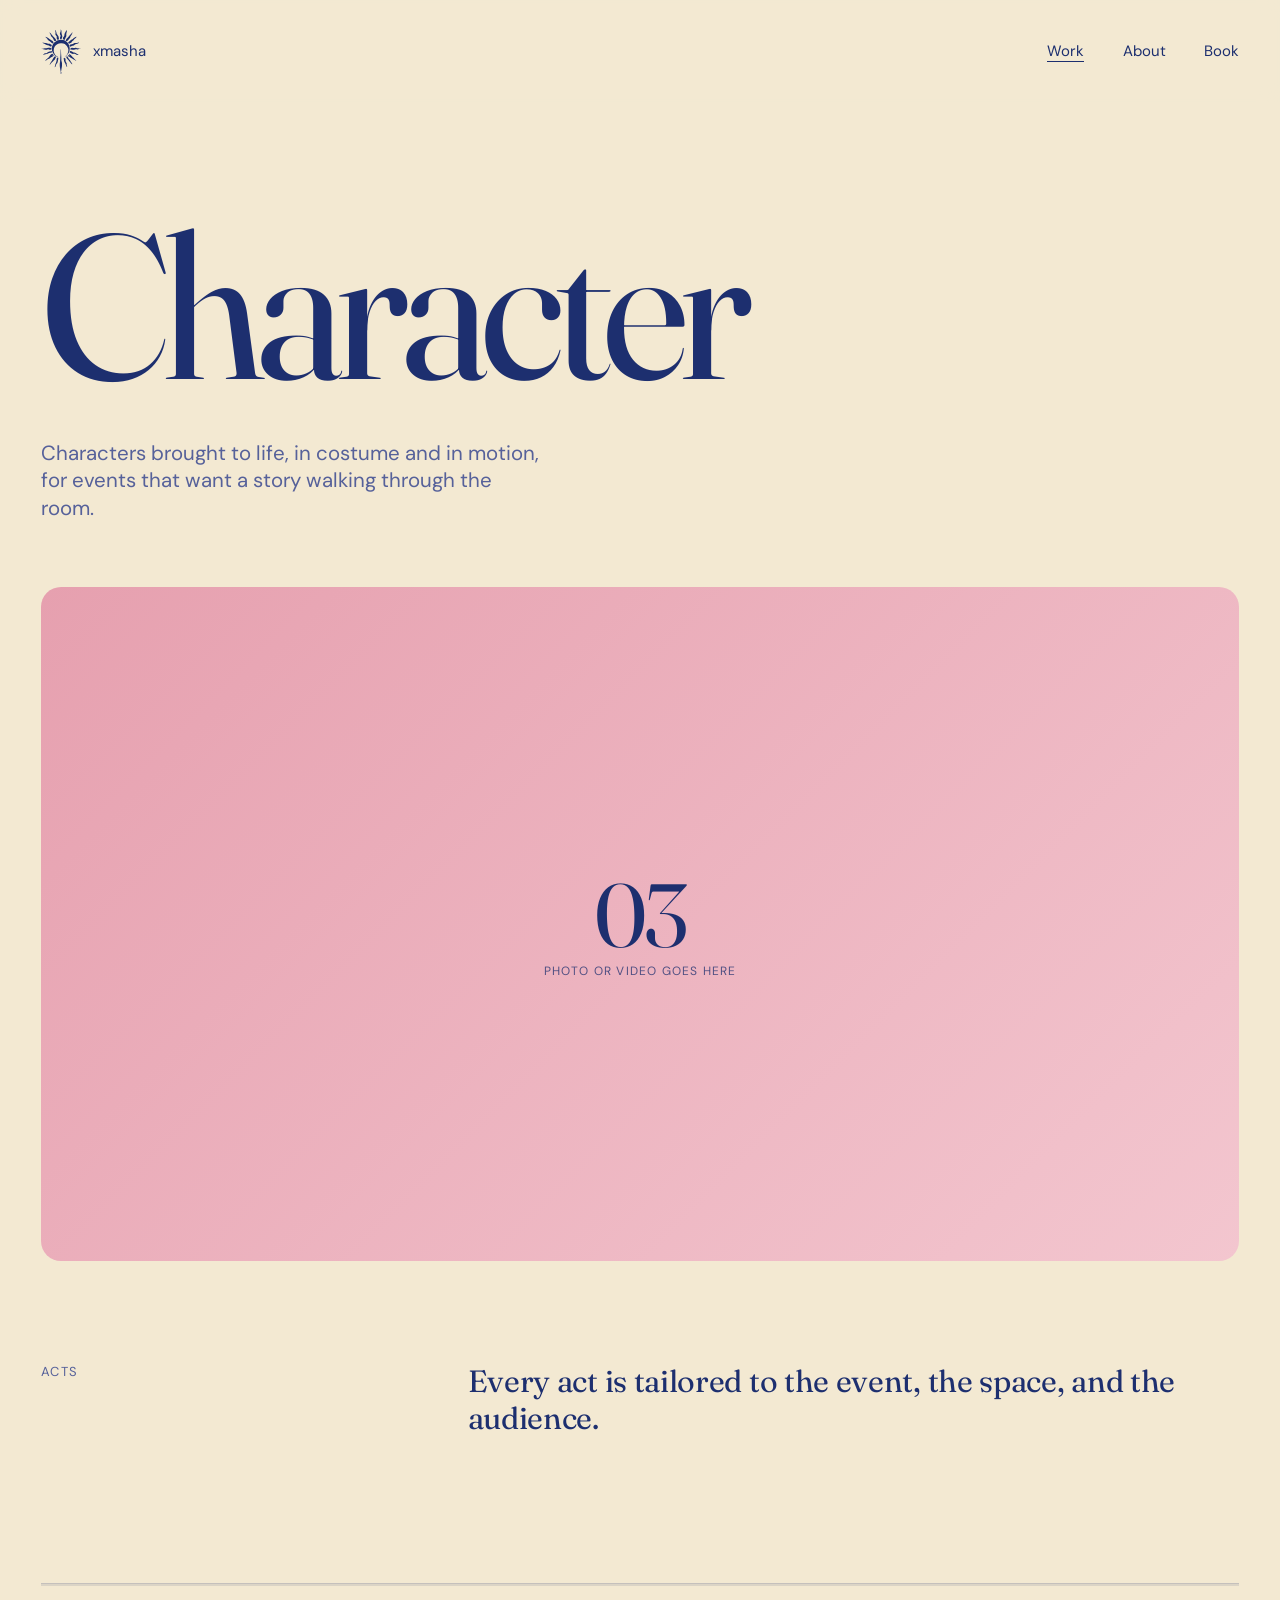
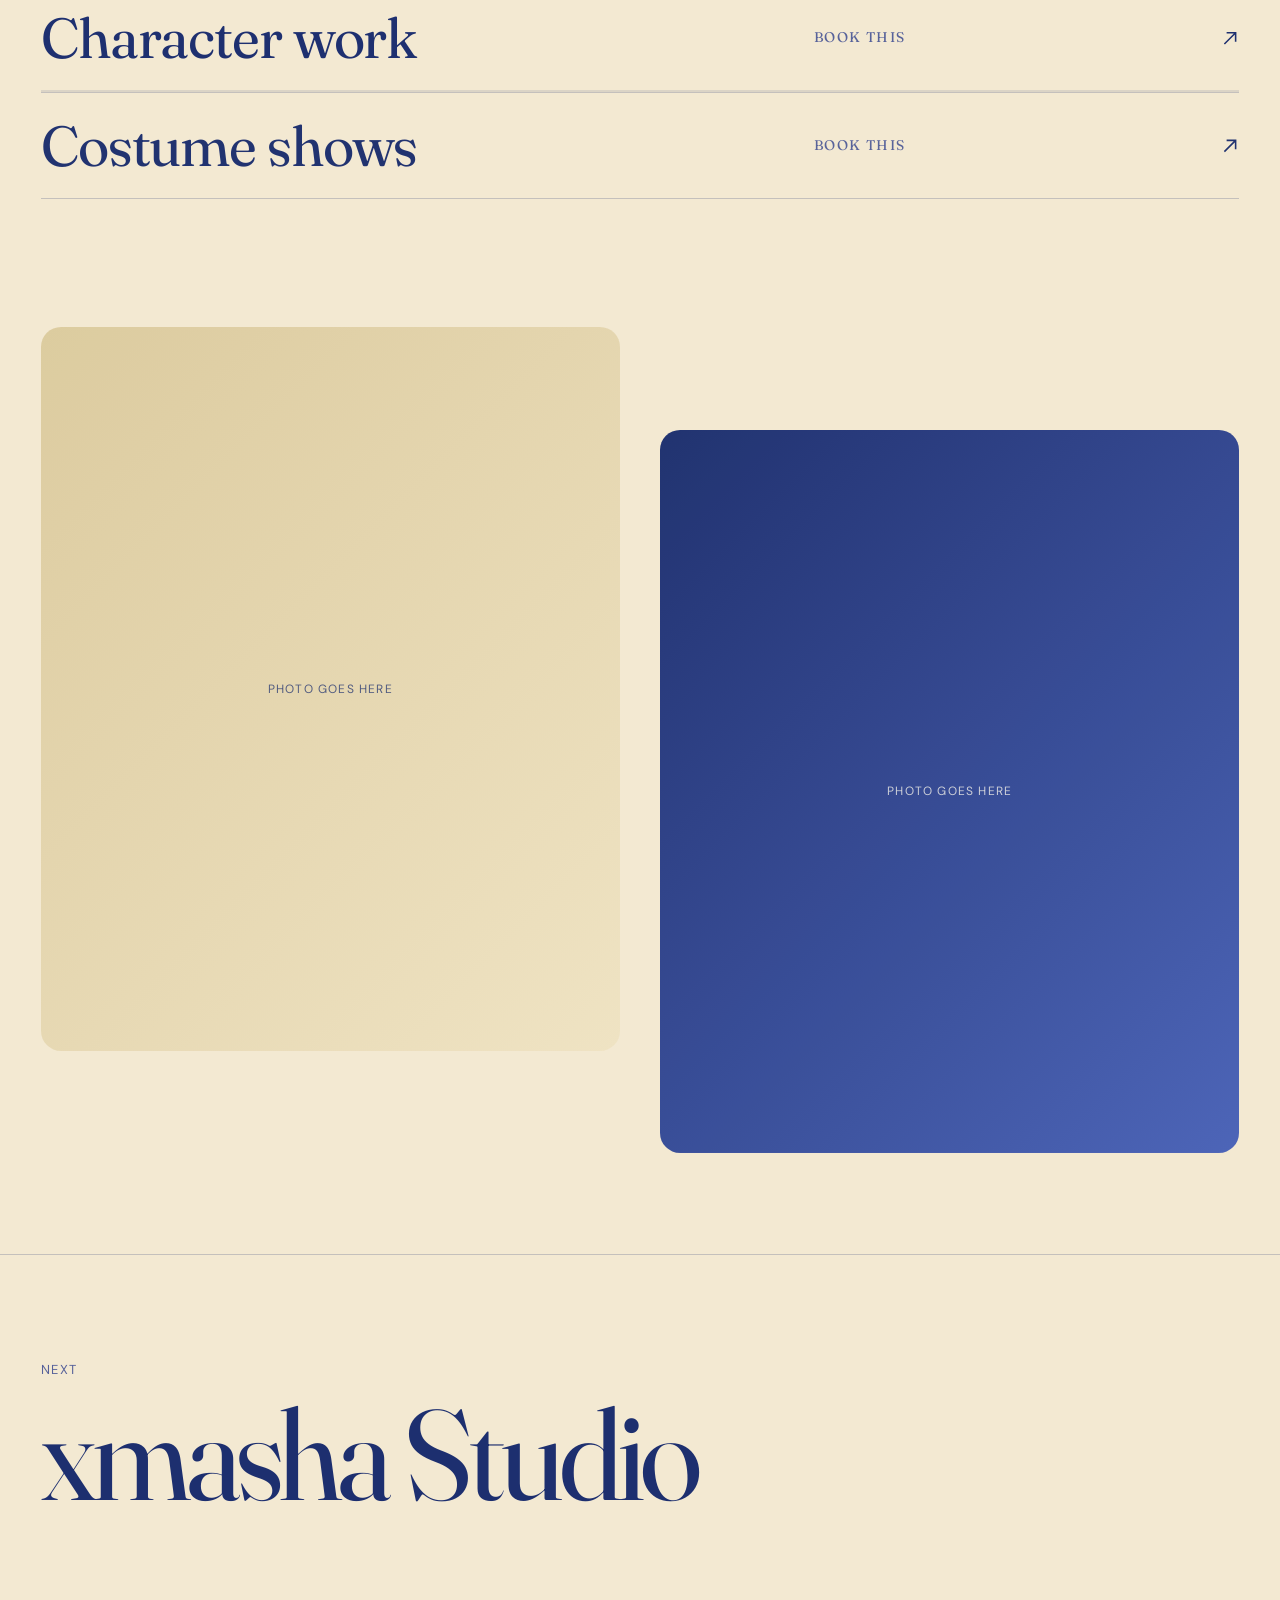
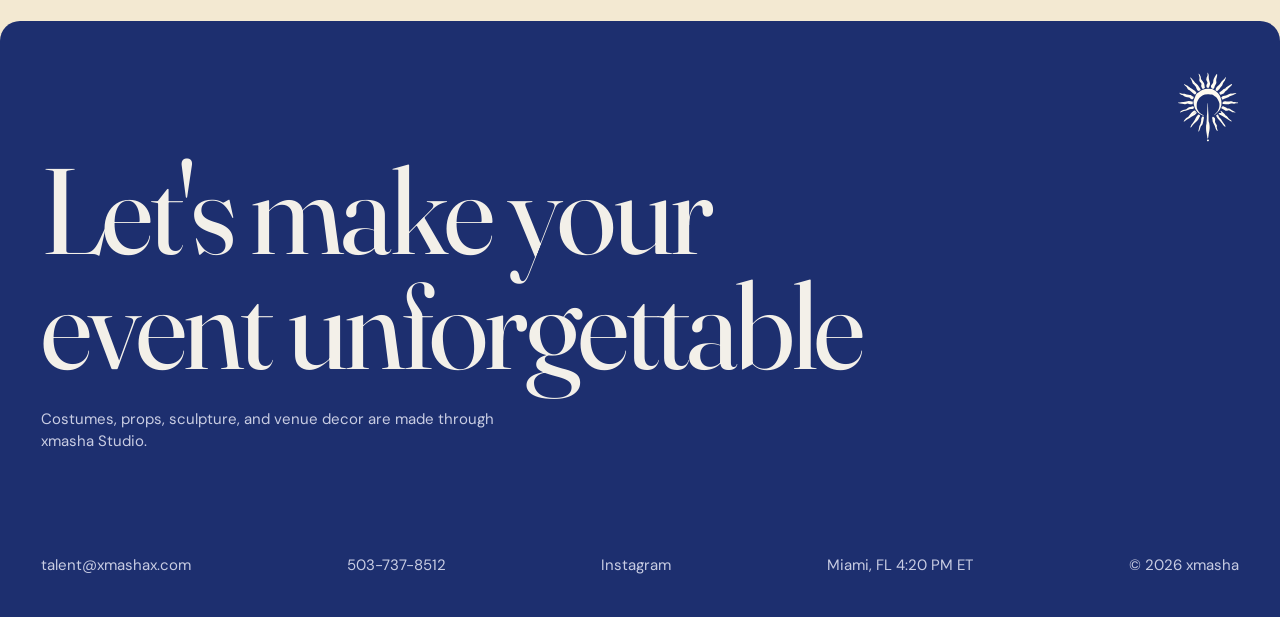
<file: character.html>
﻿<!DOCTYPE html>
<html lang="en">
<head>
<meta charset="utf-8">
<meta name="viewport" content="width=device-width, initial-scale=1">
<meta name="description" content="Character by xmasha: Character work and costume shows.">
<title>Character | xmasha</title>
<link rel="preconnect" href="https://fonts.googleapis.com">
<link href="https://fonts.googleapis.com/css2?family=DM+Sans:wght@400;500&family=Fraunces:opsz,wght@9..144,300;9..144,400;9..144,500&display=swap" rel="stylesheet">
<link rel="stylesheet" href="style.css">
<link rel="icon" type="image/png" href="assets/favicon.png">
<link rel="apple-touch-icon" href="assets/apple-touch-icon.png">
<noscript><style>.curtain,.loader{display:none}</style></noscript>
</head>
<body data-page="character">
<svg width="0" height="0" style="position:absolute"><symbol id="mk" viewBox="445 413 1119 1271"><path d="M1007.5 698.8Q996.0 702.1 991.0 699.0Q986.0 696.0 980.2 686.0Q974.4 676.0 976.2 659.5Q978.0 643.0 985.6 630.5Q993.2 618.0 994.3 612.5Q995.4 607.0 994.3 601.5Q993.2 596.0 984.9 582.0Q976.6 568.0 974.5 560.5Q972.4 553.0 975.1 533.5Q977.8 514.0 988.0 496.0Q998.2 478.0 996.4 456.0Q994.5 434.0 995.1 430.0Q995.7 426.0 997.3 425.1Q999.0 424.1 1001.7 426.6Q1004.3 429.0 1006.1 437.0Q1008.0 445.0 1013.6 455.5Q1019.3 466.0 1018.0 500.0Q1016.8 534.0 1030.3 574.5Q1043.9 615.0 1041.4 630.5Q1038.9 646.0 1031.6 668.0Q1024.3 690.0 1021.7 692.8Q1019.0 695.5 1007.5 698.8ZM932.0 712.2Q918.0 721.2 914.5 721.3Q911.0 721.4 906.5 717.2Q902.0 712.9 892.3 697.5Q882.6 682.0 881.2 673.5Q879.7 665.0 883.0 650.5Q886.2 636.0 885.7 628.5Q885.3 621.0 870.0 603.5Q854.8 586.0 851.8 580.0Q848.8 574.0 847.7 561.0Q846.7 548.0 850.1 528.5Q853.6 509.0 842.5 479.0Q831.4 449.0 832.7 445.8Q834.0 442.6 836.5 442.9Q839.0 443.1 845.5 448.6Q852.0 454.0 857.8 468.5Q863.6 483.0 868.9 490.0Q874.2 497.0 875.0 515.5Q875.9 534.0 880.2 543.5Q884.6 553.0 911.4 586.0Q938.2 619.0 939.5 643.5Q940.8 668.0 944.9 683.0Q949.0 698.0 947.5 700.6Q946.0 703.1 932.0 712.2ZM1111.6 713.6Q1103.0 722.2 1085.2 716.1Q1067.4 710.0 1063.0 696.0Q1058.6 682.0 1058.6 673.5Q1058.5 665.0 1061.3 659.5Q1064.0 654.0 1081.6 632.5Q1099.1 611.0 1099.4 593.0Q1099.6 575.0 1104.2 554.5Q1108.9 534.0 1129.3 498.0Q1149.7 462.0 1155.3 456.4Q1161.0 450.8 1164.5 450.3Q1168.0 449.7 1169.9 454.9Q1171.9 460.0 1169.8 479.5Q1167.7 499.0 1159.2 527.5Q1150.8 556.0 1153.8 576.0Q1156.7 596.0 1156.6 607.5Q1156.5 619.0 1140.6 644.0Q1124.7 669.0 1122.5 687.0Q1120.3 705.0 1111.6 713.6ZM1170.5 760.8Q1166.0 763.1 1156.0 755.1Q1146.0 747.2 1143.2 742.1Q1140.5 737.0 1146.9 715.5Q1153.3 694.0 1177.2 672.8Q1201.0 651.7 1216.3 633.3Q1231.5 615.0 1239.6 601.5Q1247.8 588.0 1270.4 567.8Q1293.0 547.6 1299.8 539.3Q1306.6 531.0 1312.1 520.0Q1317.5 509.0 1321.2 508.6Q1325.0 508.2 1326.7 510.1Q1328.4 512.0 1328.3 517.5Q1328.2 523.0 1322.8 534.0Q1317.5 545.0 1314.3 557.0Q1311.1 569.0 1300.4 581.5Q1289.7 594.0 1279.7 611.5Q1269.8 629.0 1267.0 646.5Q1264.2 664.0 1250.3 673.0Q1236.3 682.0 1225.2 701.5Q1214.0 721.0 1194.5 739.7Q1175.0 758.5 1170.5 760.8ZM845.5 752.1Q838.0 757.5 829.5 754.9Q821.0 752.4 816.8 748.2Q812.6 744.0 804.2 730.0Q795.8 716.0 790.9 699.1Q786.0 682.2 776.0 671.6Q765.9 661.0 760.1 651.5Q754.2 642.0 746.6 638.2Q739.0 634.5 731.4 627.7Q723.9 621.0 715.6 591.5Q707.3 562.0 701.7 552.0Q696.1 542.0 687.8 532.0Q679.4 522.0 680.2 517.8Q681.0 513.6 685.5 513.8Q690.0 514.0 695.0 517.5Q700.0 521.0 719.1 543.0Q738.3 565.0 742.4 572.0Q746.5 579.0 752.4 583.5Q758.3 588.0 761.1 594.6Q764.0 601.1 793.6 628.6Q823.2 656.0 845.6 688.4Q868.0 720.7 869.2 727.9Q870.5 735.0 869.2 738.5Q868.0 741.9 860.5 744.3Q853.0 746.7 845.5 752.1ZM1258.0 817.8Q1236.0 827.1 1232.0 826.3Q1228.0 825.5 1225.5 819.8Q1223.0 814.0 1215.8 805.5Q1208.7 797.0 1208.3 793.0Q1207.9 789.0 1211.1 785.0Q1214.2 781.0 1235.6 766.6Q1257.0 752.2 1270.0 739.0Q1283.0 725.8 1298.0 719.4Q1313.0 713.0 1322.4 706.0Q1331.9 699.0 1343.9 686.3Q1356.0 673.7 1380.0 661.9Q1404.0 650.2 1416.0 640.0Q1428.0 629.7 1434.7 630.4Q1441.5 631.0 1442.2 634.5Q1442.8 638.0 1437.6 648.0Q1432.4 658.0 1402.3 684.5Q1372.3 711.0 1363.1 725.0Q1354.0 739.0 1333.0 754.8Q1312.0 770.6 1303.5 783.8Q1295.0 797.0 1287.5 802.7Q1280.0 808.5 1258.0 817.8ZM775.0 818.4Q769.0 824.1 755.0 816.1Q741.0 808.2 738.5 803.8Q736.0 799.5 726.0 792.7Q716.1 786.0 695.5 767.3Q675.0 748.7 661.6 741.8Q648.2 735.0 638.9 724.5Q629.6 714.0 624.0 699.0Q618.4 684.0 600.7 671.2Q583.0 658.4 576.4 650.2Q569.7 642.0 569.9 637.2Q570.0 632.3 574.5 632.4Q579.0 632.6 590.0 641.9Q601.0 651.2 612.5 653.4Q624.0 655.6 633.8 662.8Q643.6 670.0 649.8 677.2Q656.0 684.4 686.5 701.6Q717.0 718.8 723.5 726.3Q730.0 733.8 741.5 738.2Q753.0 742.5 759.5 747.6Q766.0 752.7 777.5 765.4Q789.0 778.0 792.2 784.0Q795.4 790.0 788.2 801.4Q781.0 812.8 775.0 818.4ZM930.9 1208.1Q930.0 1209.1 922.0 1208.3Q914.0 1207.4 888.5 1194.9Q863.0 1182.4 845.0 1168.2Q827.0 1154.0 801.4 1123.5Q775.8 1093.0 766.6 1072.5Q757.4 1052.0 749.4 1014.0Q741.4 976.0 741.2 967.5Q740.9 959.0 745.8 932.0Q750.8 905.0 768.8 865.0Q786.9 825.0 791.3 818.5Q795.7 812.0 808.3 799.9Q821.0 787.8 847.0 769.7Q873.0 751.6 898.5 741.2Q924.0 730.9 952.5 723.2Q981.0 715.5 1014.5 716.2Q1048.0 716.9 1069.0 722.3Q1090.0 727.8 1110.0 737.6Q1130.0 747.5 1142.5 757.2Q1155.0 766.8 1178.0 789.9Q1201.0 813.0 1211.6 830.0Q1222.3 847.0 1235.8 884.5Q1249.3 922.0 1249.7 965.0Q1250.2 1008.0 1244.6 1029.5Q1239.0 1051.0 1228.1 1074.5Q1217.1 1098.0 1204.6 1114.9Q1192.0 1131.7 1161.0 1160.5Q1130.0 1189.2 1120.5 1194.1Q1111.0 1199.0 1113.5 1193.1Q1116.0 1187.2 1133.5 1173.6Q1150.9 1160.0 1163.7 1145.5Q1176.4 1131.0 1186.9 1110.5Q1197.4 1090.0 1203.3 1073.0Q1209.1 1056.0 1211.3 1030.5Q1213.5 1005.0 1211.8 987.5Q1210.0 970.0 1200.2 948.0Q1190.3 926.0 1182.2 911.5Q1174.0 897.0 1164.5 885.9Q1155.0 874.8 1141.7 863.4Q1128.5 852.0 1109.2 839.8Q1090.0 827.7 1071.5 823.7Q1053.0 819.7 1019.0 816.4Q985.0 813.1 947.5 823.0Q910.0 833.0 877.8 860.0Q845.6 887.0 835.1 901.5Q824.6 916.0 812.7 942.5Q800.8 969.0 799.7 1006.5Q798.7 1044.0 802.7 1064.5Q806.7 1085.0 826.2 1116.0Q845.7 1147.0 858.9 1159.1Q872.0 1171.3 899.5 1186.5Q927.0 1201.8 929.4 1204.4Q931.8 1207.0 930.9 1208.1ZM726.8 907.6Q720.0 910.1 704.5 905.8Q689.0 901.5 680.7 890.7Q672.4 880.0 663.7 875.8Q655.0 871.7 628.5 870.7Q602.0 869.8 584.5 859.8Q567.0 849.8 560.5 843.3Q554.0 836.8 533.5 831.1Q513.0 825.3 502.9 816.7Q492.9 808.0 487.9 798.5Q482.9 789.0 485.4 788.3Q488.0 787.7 495.0 792.6Q502.0 797.4 522.5 803.0Q543.0 808.7 555.5 807.1Q568.0 805.6 580.5 807.1Q593.0 808.6 603.5 816.2Q614.0 823.7 647.5 826.2Q681.0 828.8 689.0 831.3Q697.0 833.8 708.0 842.5Q719.0 851.1 734.1 857.1Q749.2 863.0 741.4 884.0Q733.6 905.0 726.8 907.6ZM1274.5 910.3Q1267.0 912.2 1263.5 911.1Q1259.9 910.0 1258.2 903.0Q1256.5 896.0 1251.0 890.0Q1245.5 884.0 1245.3 880.0Q1245.0 876.0 1251.0 869.3Q1257.0 862.5 1269.5 853.6Q1282.0 844.7 1306.5 845.6Q1331.0 846.4 1351.5 832.0Q1372.0 817.6 1390.0 810.7Q1408.0 803.8 1428.5 805.5Q1449.0 807.2 1479.0 799.4Q1509.0 791.6 1513.7 792.8Q1518.4 794.0 1517.2 797.7Q1516.0 801.4 1505.6 806.7Q1495.3 812.0 1480.1 823.2Q1465.0 834.4 1437.0 839.1Q1409.0 843.7 1391.4 857.3Q1373.8 871.0 1361.9 877.6Q1350.0 884.2 1329.5 889.5Q1309.0 894.9 1295.5 901.7Q1282.0 908.5 1274.5 910.3ZM590.5 998.6Q576.0 1001.0 537.9 991.5Q499.9 982.0 481.4 979.3Q463.0 976.5 460.1 975.3Q457.3 974.0 456.9 972.0Q456.5 970.0 477.2 968.7Q498.0 967.5 513.5 961.1Q529.0 954.7 558.0 955.6Q587.0 956.5 613.5 947.9Q640.0 939.3 656.5 940.1Q673.0 940.8 691.5 944.2Q710.0 947.7 716.0 947.0Q722.0 946.4 725.1 948.7Q728.2 951.0 728.6 970.5Q729.0 990.0 725.0 992.7Q721.0 995.4 709.5 997.6Q698.0 999.8 678.5 996.5Q659.0 993.3 647.0 988.3Q635.0 983.4 620.0 989.7Q605.0 996.1 590.5 998.6ZM1370.0 1000.3Q1362.0 1001.0 1328.0 996.6Q1294.0 992.3 1282.5 992.3Q1271.0 992.4 1268.7 989.7Q1266.4 987.0 1266.1 978.0Q1265.8 969.0 1273.4 961.3Q1281.0 953.7 1293.5 948.1Q1306.0 942.5 1316.5 942.7Q1327.0 942.8 1348.0 948.1Q1369.0 953.3 1390.5 946.7Q1412.0 940.0 1428.0 944.4Q1444.0 948.8 1455.0 954.1Q1466.0 959.4 1483.5 958.5Q1501.0 957.6 1513.5 962.6Q1526.0 967.6 1532.5 967.5Q1539.0 967.5 1543.5 965.4Q1548.0 963.4 1550.4 965.2Q1552.8 967.0 1549.8 971.5Q1546.8 976.0 1541.9 978.5Q1537.0 981.0 1519.0 979.8Q1501.0 978.6 1492.5 983.0Q1484.0 987.4 1475.5 988.5Q1467.0 989.6 1452.0 986.9Q1437.0 984.3 1422.5 985.5Q1408.0 986.7 1393.0 993.1Q1378.0 999.5 1370.0 1000.3ZM1003.2 1618.7Q1000.0 1622.5 997.6 1622.2Q995.2 1622.0 993.4 1619.5Q991.7 1617.0 991.3 1600.5Q991.0 1584.0 987.4 1573.5Q983.9 1563.0 983.9 1553.8Q984.0 1544.6 977.3 1513.8Q970.6 1483.0 969.8 1450.5Q969.0 1418.0 970.0 1394.5Q971.0 1371.0 974.9 1359.5Q978.9 1348.0 978.0 1343.5Q977.1 1339.0 980.9 1290.5Q984.8 1242.0 983.5 1228.5Q982.3 1215.0 985.4 1199.5Q988.4 1184.0 991.7 1095.5Q994.9 1007.0 997.9 989.3Q1001.0 971.6 1002.8 977.8Q1004.5 984.0 1005.0 1039.0Q1005.5 1094.0 1010.4 1152.0Q1015.3 1210.0 1014.7 1252.5Q1014.0 1295.0 1016.3 1307.0Q1018.7 1319.0 1023.5 1331.5Q1028.3 1344.0 1032.2 1378.0Q1036.2 1412.0 1032.7 1448.0Q1029.3 1484.0 1024.5 1504.5Q1019.6 1525.0 1014.9 1563.5Q1010.2 1602.0 1008.3 1608.5Q1006.4 1615.0 1003.2 1618.7ZM1503.0 1148.2Q1502.0 1151.4 1495.0 1149.2Q1488.0 1147.0 1469.0 1145.4Q1450.0 1143.7 1440.0 1139.6Q1430.0 1135.5 1409.5 1122.2Q1389.0 1108.9 1383.0 1108.8Q1377.0 1108.7 1365.0 1113.1Q1353.0 1117.4 1341.5 1117.4Q1330.0 1117.4 1321.5 1115.3Q1313.0 1113.2 1296.0 1099.5Q1279.0 1085.8 1264.4 1080.4Q1249.8 1075.0 1247.9 1070.0Q1246.0 1065.0 1250.4 1056.0Q1254.8 1047.0 1259.0 1042.5Q1263.2 1038.0 1273.6 1035.3Q1284.0 1032.6 1290.0 1037.5Q1296.0 1042.4 1309.0 1047.0Q1322.0 1051.7 1330.5 1059.0Q1339.0 1066.4 1348.0 1070.4Q1357.0 1074.4 1378.5 1077.0Q1400.0 1079.5 1418.0 1091.8Q1436.0 1104.1 1463.5 1118.9Q1491.0 1133.7 1497.5 1139.4Q1504.1 1145.0 1503.0 1148.2ZM535.5 1133.5Q503.0 1148.2 499.8 1147.6Q496.5 1147.0 496.4 1143.5Q496.3 1140.0 516.7 1122.9Q537.0 1105.7 551.0 1100.9Q565.0 1096.1 576.5 1096.7Q588.0 1097.3 596.5 1094.7Q605.0 1092.1 632.5 1071.4Q660.0 1050.7 682.0 1048.9Q704.0 1047.1 714.5 1040.9Q725.0 1034.7 729.5 1034.2Q734.0 1033.7 737.5 1036.4Q741.0 1039.0 746.2 1051.5Q751.4 1064.0 750.0 1068.5Q748.7 1073.0 735.9 1080.2Q723.0 1087.4 697.0 1086.6Q671.0 1085.9 650.0 1100.1Q629.0 1114.2 598.5 1116.5Q568.0 1118.8 535.5 1133.5ZM593.0 1296.8Q570.0 1313.0 566.5 1312.7Q563.0 1312.3 562.2 1309.7Q561.5 1307.0 568.7 1296.0Q576.0 1285.0 593.3 1267.0Q610.5 1249.0 626.8 1239.9Q643.0 1230.8 674.3 1188.4Q705.7 1146.0 728.8 1128.4Q752.0 1110.7 757.0 1110.7Q762.0 1110.6 772.0 1116.9Q782.0 1123.1 783.5 1126.6Q784.9 1130.0 784.0 1133.4Q783.0 1136.7 758.4 1155.9Q733.8 1175.0 744.4 1170.5Q755.0 1166.0 769.0 1153.5Q783.0 1141.0 787.0 1140.3Q791.0 1139.7 794.0 1141.4Q797.0 1143.1 797.7 1147.6Q798.4 1152.0 795.2 1159.5Q792.0 1167.0 786.7 1173.0Q781.3 1179.0 769.2 1188.0Q757.0 1197.1 729.0 1211.3Q701.0 1225.6 690.0 1235.8Q679.0 1246.0 647.5 1263.3Q616.0 1280.5 593.0 1296.8ZM1432.1 1309.5Q1430.0 1312.1 1425.5 1311.7Q1421.0 1311.3 1404.0 1298.5Q1387.0 1285.7 1373.5 1278.9Q1360.0 1272.2 1317.5 1243.3Q1275.0 1214.5 1258.5 1207.8Q1242.0 1201.1 1223.0 1189.3Q1204.0 1177.5 1201.3 1174.7Q1198.6 1172.0 1198.3 1166.3Q1198.0 1160.6 1207.0 1156.9Q1216.0 1153.1 1234.5 1159.2Q1253.0 1165.3 1241.9 1145.1Q1230.8 1125.0 1234.3 1121.0Q1237.7 1117.0 1243.3 1119.3Q1249.0 1121.5 1281.0 1150.8Q1313.0 1180.2 1319.5 1191.7Q1326.0 1203.2 1335.5 1209.0Q1345.0 1214.8 1355.1 1223.9Q1365.1 1233.0 1373.1 1246.6Q1381.0 1260.3 1406.7 1280.1Q1432.4 1300.0 1433.3 1303.5Q1434.2 1307.0 1432.1 1309.5ZM697.0 1416.4Q691.0 1421.2 688.0 1420.3Q685.0 1419.4 684.9 1415.7Q684.8 1412.0 693.3 1394.5Q701.8 1377.0 709.4 1363.8Q717.0 1350.5 743.5 1314.8Q770.0 1279.0 782.0 1249.2Q794.0 1219.4 812.0 1200.8Q830.0 1182.1 837.5 1183.5Q845.0 1185.0 852.6 1192.0Q860.2 1199.0 861.3 1206.5Q862.3 1214.0 851.9 1230.0Q841.5 1246.0 837.6 1259.5Q833.6 1273.0 817.3 1289.8Q801.0 1306.5 780.5 1323.3Q760.0 1340.2 741.9 1361.1Q723.8 1382.0 713.4 1396.8Q703.0 1411.7 697.0 1416.4ZM1319.5 1406.1Q1317.0 1408.1 1314.0 1407.6Q1311.0 1407.1 1307.5 1402.0Q1304.0 1397.0 1291.0 1387.5Q1278.0 1378.0 1269.0 1360.5Q1260.0 1343.1 1243.9 1328.0Q1227.8 1313.0 1223.4 1303.0Q1219.0 1293.0 1197.8 1274.5Q1176.7 1256.0 1164.1 1231.5Q1151.5 1207.0 1152.4 1203.5Q1153.4 1200.0 1161.9 1192.5Q1170.4 1185.0 1175.7 1184.4Q1181.0 1183.9 1185.0 1186.9Q1189.0 1190.0 1197.3 1212.0Q1205.6 1234.0 1224.9 1254.5Q1244.3 1275.0 1252.9 1290.5Q1261.6 1306.0 1278.9 1329.0Q1296.3 1352.0 1308.8 1373.0Q1321.3 1394.0 1321.6 1399.0Q1322.0 1404.0 1319.5 1406.1ZM839.3 1489.1Q836.0 1492.2 832.0 1491.7Q828.0 1491.3 827.2 1487.6Q826.4 1484.0 833.0 1468.5Q839.6 1453.0 842.1 1426.0Q844.6 1399.0 857.6 1377.0Q870.6 1355.0 872.5 1340.0Q874.5 1325.0 878.4 1312.5Q882.2 1300.0 881.5 1289.5Q880.8 1279.0 882.8 1263.0Q884.9 1247.0 892.4 1233.6Q900.0 1220.3 904.5 1219.1Q909.0 1217.9 918.5 1223.2Q928.0 1228.5 930.1 1233.8Q932.2 1239.0 922.2 1288.5Q912.1 1338.0 907.6 1352.5Q903.1 1367.0 896.1 1377.0Q889.1 1387.0 879.9 1395.5Q870.6 1404.0 864.4 1428.0Q858.2 1452.0 850.4 1469.0Q842.6 1486.0 839.3 1489.1ZM1179.2 1479.6Q1178.0 1484.2 1173.5 1483.3Q1169.0 1482.5 1157.3 1464.2Q1145.5 1446.0 1137.3 1418.5Q1129.0 1391.0 1119.3 1375.0Q1109.6 1359.0 1098.8 1335.5Q1088.0 1312.0 1087.8 1297.0Q1087.7 1282.0 1082.7 1261.5Q1077.8 1241.0 1083.9 1233.3Q1090.0 1225.7 1094.5 1225.7Q1099.0 1225.7 1104.5 1228.7Q1110.0 1231.6 1116.6 1237.3Q1123.2 1243.0 1127.3 1249.5Q1131.3 1256.0 1133.3 1271.0Q1135.2 1286.0 1131.9 1305.5Q1128.6 1325.0 1147.5 1353.5Q1166.4 1382.0 1166.8 1387.0Q1167.2 1392.0 1164.0 1406.0Q1160.8 1420.0 1170.6 1447.5Q1180.4 1475.0 1179.2 1479.6ZM1015.6 1667.0Q1010.0 1672.0 1001.5 1671.2Q993.0 1670.4 988.9 1665.2Q984.9 1660.0 985.9 1652.7Q987.0 1645.4 994.5 1640.2Q1002.0 1635.0 1008.5 1637.0Q1015.0 1639.0 1018.5 1644.5Q1022.1 1650.0 1021.6 1656.0Q1021.2 1662.0 1015.6 1667.0Z" fill="currentColor" fill-rule="evenodd"/></symbol></svg>

<div class="curtain" id="curtain"><span class="dot"></span>xmasha</div>

<nav id="nav">
  <a class="brand" href="index.html" aria-label="xmasha, home">
    <svg class="mk" width="40" height="45"><use href="#mk"/></svg>
    <span class="roll"><span>xmasha</span><span>xmasha</span></span>
  </a>
  <div class="links">
    <a class="roll current" href="work.html"><span>Work</span><span>Work</span></a>
    <a class="roll" href="about.html"><span>About</span><span>About</span></a>
    <a class="roll" href="contact.html"><span>Book</span><span>Book</span></a>
  </div>
</nav>

<main>
  <header class="page-head"><h1><span class="line"><span>Character</span></span></h1><p>Characters brought to life, in costume and in motion, for events that want a story walking through the room.</p></header>
  <div class="d-hero reveal"><div class="art a3">03<em>Photo or video goes here</em></div></div>
  <section class="proj-body">
    <small>Acts</small>
    <p>Every act is tailored to the event, the space, and the audience.</p>
  </section>
  <section class="acts"><div class="list">
<a class="row reveal" href="contact.html"><b>Character work</b><small>Book this</small><svg width="18" height="18" viewBox="0 0 16 16" fill="none" stroke="currentColor" stroke-width="1.4"><path d="M3 13L13 3M5 3h8v8"/></svg></a>
<a class="row reveal" href="contact.html"><b>Costume shows</b><small>Book this</small><svg width="18" height="18" viewBox="0 0 16 16" fill="none" stroke="currentColor" stroke-width="1.4"><path d="M3 13L13 3M5 3h8v8"/></svg></a>
  </div></section>
  <section class="shots">
    <div class="shot reveal"><div class="art a4"><em>Photo goes here</em></div></div>
    <div class="shot low reveal"><div class="art a1"><em>Photo goes here</em></div></div>
  </section>
  <a class="next" href="studio.html"><small>Next</small><h3>xmasha Studio</h3></a>
</main>

<footer data-dark>
  <svg class="mk foot-mark" width="62" height="70" aria-hidden="true"><use href="#mk"/></svg>
  <div class="cta">Let's make your<br>event <a href="mailto:talent@xmashax.com">unforgettable</a></div>
  <p class="studio">Costumes, props, sculpture, and venue decor are made through xmasha Studio.</p>
  <div class="row">
    <span><a href="mailto:talent@xmashax.com">talent@xmashax.com</a></span>
    <span><a href="tel:+15037378512">503-737-8512</a></span>
    <span><a href="https://instagram.com/mashaerial" target="_blank" rel="noopener">Instagram</a></span>
    <span>Miami, FL <span id="clock"></span></span>
    <span>&copy; 2026 xmasha</span>
  </div>
</footer>

<div class="cursor" id="cursor">View</div>

<script src="vendor/gsap.min.js"></script>
<script src="vendor/ScrollTrigger.min.js"></script>
<script src="vendor/lenis.min.js"></script>
<script src="app.js"></script>
</body>
</html>
</file>
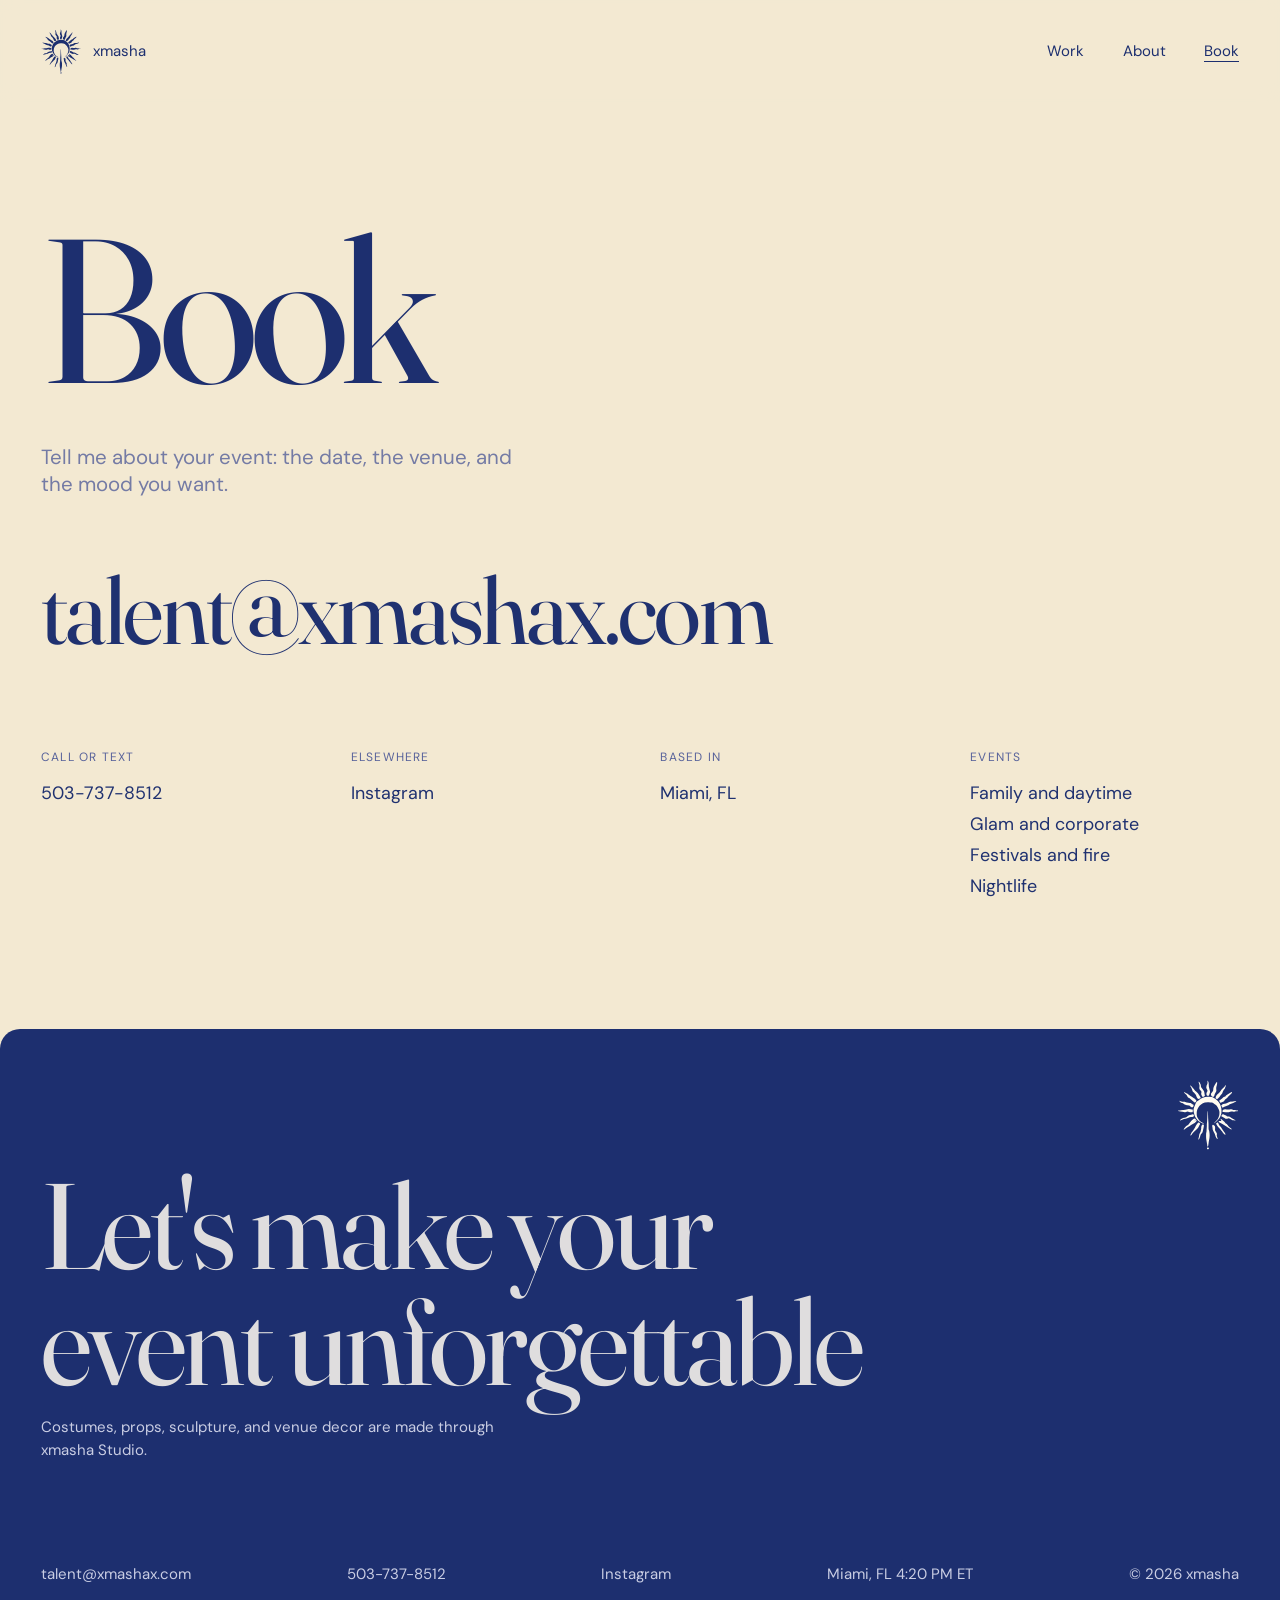
<file: contact.html>
﻿<!DOCTYPE html>
<html lang="en">
<head>
<meta charset="utf-8">
<meta name="viewport" content="width=device-width, initial-scale=1">
<meta name="description" content="Book xmasha for your next event.">
<title>Book | xmasha</title>
<link rel="preconnect" href="https://fonts.googleapis.com">
<link href="https://fonts.googleapis.com/css2?family=DM+Sans:wght@400;500&family=Fraunces:opsz,wght@9..144,300;9..144,400;9..144,500&display=swap" rel="stylesheet">
<link rel="stylesheet" href="style.css">
<link rel="icon" type="image/png" href="assets/favicon.png">
<link rel="apple-touch-icon" href="assets/apple-touch-icon.png">
<noscript><style>.curtain,.loader{display:none}</style></noscript>
</head>
<body data-page="contact">
<svg width="0" height="0" style="position:absolute"><symbol id="mk" viewBox="445 413 1119 1271"><path d="M1007.5 698.8Q996.0 702.1 991.0 699.0Q986.0 696.0 980.2 686.0Q974.4 676.0 976.2 659.5Q978.0 643.0 985.6 630.5Q993.2 618.0 994.3 612.5Q995.4 607.0 994.3 601.5Q993.2 596.0 984.9 582.0Q976.6 568.0 974.5 560.5Q972.4 553.0 975.1 533.5Q977.8 514.0 988.0 496.0Q998.2 478.0 996.4 456.0Q994.5 434.0 995.1 430.0Q995.7 426.0 997.3 425.1Q999.0 424.1 1001.7 426.6Q1004.3 429.0 1006.1 437.0Q1008.0 445.0 1013.6 455.5Q1019.3 466.0 1018.0 500.0Q1016.8 534.0 1030.3 574.5Q1043.9 615.0 1041.4 630.5Q1038.9 646.0 1031.6 668.0Q1024.3 690.0 1021.7 692.8Q1019.0 695.5 1007.5 698.8ZM932.0 712.2Q918.0 721.2 914.5 721.3Q911.0 721.4 906.5 717.2Q902.0 712.9 892.3 697.5Q882.6 682.0 881.2 673.5Q879.7 665.0 883.0 650.5Q886.2 636.0 885.7 628.5Q885.3 621.0 870.0 603.5Q854.8 586.0 851.8 580.0Q848.8 574.0 847.7 561.0Q846.7 548.0 850.1 528.5Q853.6 509.0 842.5 479.0Q831.4 449.0 832.7 445.8Q834.0 442.6 836.5 442.9Q839.0 443.1 845.5 448.6Q852.0 454.0 857.8 468.5Q863.6 483.0 868.9 490.0Q874.2 497.0 875.0 515.5Q875.9 534.0 880.2 543.5Q884.6 553.0 911.4 586.0Q938.2 619.0 939.5 643.5Q940.8 668.0 944.9 683.0Q949.0 698.0 947.5 700.6Q946.0 703.1 932.0 712.2ZM1111.6 713.6Q1103.0 722.2 1085.2 716.1Q1067.4 710.0 1063.0 696.0Q1058.6 682.0 1058.6 673.5Q1058.5 665.0 1061.3 659.5Q1064.0 654.0 1081.6 632.5Q1099.1 611.0 1099.4 593.0Q1099.6 575.0 1104.2 554.5Q1108.9 534.0 1129.3 498.0Q1149.7 462.0 1155.3 456.4Q1161.0 450.8 1164.5 450.3Q1168.0 449.7 1169.9 454.9Q1171.9 460.0 1169.8 479.5Q1167.7 499.0 1159.2 527.5Q1150.8 556.0 1153.8 576.0Q1156.7 596.0 1156.6 607.5Q1156.5 619.0 1140.6 644.0Q1124.7 669.0 1122.5 687.0Q1120.3 705.0 1111.6 713.6ZM1170.5 760.8Q1166.0 763.1 1156.0 755.1Q1146.0 747.2 1143.2 742.1Q1140.5 737.0 1146.9 715.5Q1153.3 694.0 1177.2 672.8Q1201.0 651.7 1216.3 633.3Q1231.5 615.0 1239.6 601.5Q1247.8 588.0 1270.4 567.8Q1293.0 547.6 1299.8 539.3Q1306.6 531.0 1312.1 520.0Q1317.5 509.0 1321.2 508.6Q1325.0 508.2 1326.7 510.1Q1328.4 512.0 1328.3 517.5Q1328.2 523.0 1322.8 534.0Q1317.5 545.0 1314.3 557.0Q1311.1 569.0 1300.4 581.5Q1289.7 594.0 1279.7 611.5Q1269.8 629.0 1267.0 646.5Q1264.2 664.0 1250.3 673.0Q1236.3 682.0 1225.2 701.5Q1214.0 721.0 1194.5 739.7Q1175.0 758.5 1170.5 760.8ZM845.5 752.1Q838.0 757.5 829.5 754.9Q821.0 752.4 816.8 748.2Q812.6 744.0 804.2 730.0Q795.8 716.0 790.9 699.1Q786.0 682.2 776.0 671.6Q765.9 661.0 760.1 651.5Q754.2 642.0 746.6 638.2Q739.0 634.5 731.4 627.7Q723.9 621.0 715.6 591.5Q707.3 562.0 701.7 552.0Q696.1 542.0 687.8 532.0Q679.4 522.0 680.2 517.8Q681.0 513.6 685.5 513.8Q690.0 514.0 695.0 517.5Q700.0 521.0 719.1 543.0Q738.3 565.0 742.4 572.0Q746.5 579.0 752.4 583.5Q758.3 588.0 761.1 594.6Q764.0 601.1 793.6 628.6Q823.2 656.0 845.6 688.4Q868.0 720.7 869.2 727.9Q870.5 735.0 869.2 738.5Q868.0 741.9 860.5 744.3Q853.0 746.7 845.5 752.1ZM1258.0 817.8Q1236.0 827.1 1232.0 826.3Q1228.0 825.5 1225.5 819.8Q1223.0 814.0 1215.8 805.5Q1208.7 797.0 1208.3 793.0Q1207.9 789.0 1211.1 785.0Q1214.2 781.0 1235.6 766.6Q1257.0 752.2 1270.0 739.0Q1283.0 725.8 1298.0 719.4Q1313.0 713.0 1322.4 706.0Q1331.9 699.0 1343.9 686.3Q1356.0 673.7 1380.0 661.9Q1404.0 650.2 1416.0 640.0Q1428.0 629.7 1434.7 630.4Q1441.5 631.0 1442.2 634.5Q1442.8 638.0 1437.6 648.0Q1432.4 658.0 1402.3 684.5Q1372.3 711.0 1363.1 725.0Q1354.0 739.0 1333.0 754.8Q1312.0 770.6 1303.5 783.8Q1295.0 797.0 1287.5 802.7Q1280.0 808.5 1258.0 817.8ZM775.0 818.4Q769.0 824.1 755.0 816.1Q741.0 808.2 738.5 803.8Q736.0 799.5 726.0 792.7Q716.1 786.0 695.5 767.3Q675.0 748.7 661.6 741.8Q648.2 735.0 638.9 724.5Q629.6 714.0 624.0 699.0Q618.4 684.0 600.7 671.2Q583.0 658.4 576.4 650.2Q569.7 642.0 569.9 637.2Q570.0 632.3 574.5 632.4Q579.0 632.6 590.0 641.9Q601.0 651.2 612.5 653.4Q624.0 655.6 633.8 662.8Q643.6 670.0 649.8 677.2Q656.0 684.4 686.5 701.6Q717.0 718.8 723.5 726.3Q730.0 733.8 741.5 738.2Q753.0 742.5 759.5 747.6Q766.0 752.7 777.5 765.4Q789.0 778.0 792.2 784.0Q795.4 790.0 788.2 801.4Q781.0 812.8 775.0 818.4ZM930.9 1208.1Q930.0 1209.1 922.0 1208.3Q914.0 1207.4 888.5 1194.9Q863.0 1182.4 845.0 1168.2Q827.0 1154.0 801.4 1123.5Q775.8 1093.0 766.6 1072.5Q757.4 1052.0 749.4 1014.0Q741.4 976.0 741.2 967.5Q740.9 959.0 745.8 932.0Q750.8 905.0 768.8 865.0Q786.9 825.0 791.3 818.5Q795.7 812.0 808.3 799.9Q821.0 787.8 847.0 769.7Q873.0 751.6 898.5 741.2Q924.0 730.9 952.5 723.2Q981.0 715.5 1014.5 716.2Q1048.0 716.9 1069.0 722.3Q1090.0 727.8 1110.0 737.6Q1130.0 747.5 1142.5 757.2Q1155.0 766.8 1178.0 789.9Q1201.0 813.0 1211.6 830.0Q1222.3 847.0 1235.8 884.5Q1249.3 922.0 1249.7 965.0Q1250.2 1008.0 1244.6 1029.5Q1239.0 1051.0 1228.1 1074.5Q1217.1 1098.0 1204.6 1114.9Q1192.0 1131.7 1161.0 1160.5Q1130.0 1189.2 1120.5 1194.1Q1111.0 1199.0 1113.5 1193.1Q1116.0 1187.2 1133.5 1173.6Q1150.9 1160.0 1163.7 1145.5Q1176.4 1131.0 1186.9 1110.5Q1197.4 1090.0 1203.3 1073.0Q1209.1 1056.0 1211.3 1030.5Q1213.5 1005.0 1211.8 987.5Q1210.0 970.0 1200.2 948.0Q1190.3 926.0 1182.2 911.5Q1174.0 897.0 1164.5 885.9Q1155.0 874.8 1141.7 863.4Q1128.5 852.0 1109.2 839.8Q1090.0 827.7 1071.5 823.7Q1053.0 819.7 1019.0 816.4Q985.0 813.1 947.5 823.0Q910.0 833.0 877.8 860.0Q845.6 887.0 835.1 901.5Q824.6 916.0 812.7 942.5Q800.8 969.0 799.7 1006.5Q798.7 1044.0 802.7 1064.5Q806.7 1085.0 826.2 1116.0Q845.7 1147.0 858.9 1159.1Q872.0 1171.3 899.5 1186.5Q927.0 1201.8 929.4 1204.4Q931.8 1207.0 930.9 1208.1ZM726.8 907.6Q720.0 910.1 704.5 905.8Q689.0 901.5 680.7 890.7Q672.4 880.0 663.7 875.8Q655.0 871.7 628.5 870.7Q602.0 869.8 584.5 859.8Q567.0 849.8 560.5 843.3Q554.0 836.8 533.5 831.1Q513.0 825.3 502.9 816.7Q492.9 808.0 487.9 798.5Q482.9 789.0 485.4 788.3Q488.0 787.7 495.0 792.6Q502.0 797.4 522.5 803.0Q543.0 808.7 555.5 807.1Q568.0 805.6 580.5 807.1Q593.0 808.6 603.5 816.2Q614.0 823.7 647.5 826.2Q681.0 828.8 689.0 831.3Q697.0 833.8 708.0 842.5Q719.0 851.1 734.1 857.1Q749.2 863.0 741.4 884.0Q733.6 905.0 726.8 907.6ZM1274.5 910.3Q1267.0 912.2 1263.5 911.1Q1259.9 910.0 1258.2 903.0Q1256.5 896.0 1251.0 890.0Q1245.5 884.0 1245.3 880.0Q1245.0 876.0 1251.0 869.3Q1257.0 862.5 1269.5 853.6Q1282.0 844.7 1306.5 845.6Q1331.0 846.4 1351.5 832.0Q1372.0 817.6 1390.0 810.7Q1408.0 803.8 1428.5 805.5Q1449.0 807.2 1479.0 799.4Q1509.0 791.6 1513.7 792.8Q1518.4 794.0 1517.2 797.7Q1516.0 801.4 1505.6 806.7Q1495.3 812.0 1480.1 823.2Q1465.0 834.4 1437.0 839.1Q1409.0 843.7 1391.4 857.3Q1373.8 871.0 1361.9 877.6Q1350.0 884.2 1329.5 889.5Q1309.0 894.9 1295.5 901.7Q1282.0 908.5 1274.5 910.3ZM590.5 998.6Q576.0 1001.0 537.9 991.5Q499.9 982.0 481.4 979.3Q463.0 976.5 460.1 975.3Q457.3 974.0 456.9 972.0Q456.5 970.0 477.2 968.7Q498.0 967.5 513.5 961.1Q529.0 954.7 558.0 955.6Q587.0 956.5 613.5 947.9Q640.0 939.3 656.5 940.1Q673.0 940.8 691.5 944.2Q710.0 947.7 716.0 947.0Q722.0 946.4 725.1 948.7Q728.2 951.0 728.6 970.5Q729.0 990.0 725.0 992.7Q721.0 995.4 709.5 997.6Q698.0 999.8 678.5 996.5Q659.0 993.3 647.0 988.3Q635.0 983.4 620.0 989.7Q605.0 996.1 590.5 998.6ZM1370.0 1000.3Q1362.0 1001.0 1328.0 996.6Q1294.0 992.3 1282.5 992.3Q1271.0 992.4 1268.7 989.7Q1266.4 987.0 1266.1 978.0Q1265.8 969.0 1273.4 961.3Q1281.0 953.7 1293.5 948.1Q1306.0 942.5 1316.5 942.7Q1327.0 942.8 1348.0 948.1Q1369.0 953.3 1390.5 946.7Q1412.0 940.0 1428.0 944.4Q1444.0 948.8 1455.0 954.1Q1466.0 959.4 1483.5 958.5Q1501.0 957.6 1513.5 962.6Q1526.0 967.6 1532.5 967.5Q1539.0 967.5 1543.5 965.4Q1548.0 963.4 1550.4 965.2Q1552.8 967.0 1549.8 971.5Q1546.8 976.0 1541.9 978.5Q1537.0 981.0 1519.0 979.8Q1501.0 978.6 1492.5 983.0Q1484.0 987.4 1475.5 988.5Q1467.0 989.6 1452.0 986.9Q1437.0 984.3 1422.5 985.5Q1408.0 986.7 1393.0 993.1Q1378.0 999.5 1370.0 1000.3ZM1003.2 1618.7Q1000.0 1622.5 997.6 1622.2Q995.2 1622.0 993.4 1619.5Q991.7 1617.0 991.3 1600.5Q991.0 1584.0 987.4 1573.5Q983.9 1563.0 983.9 1553.8Q984.0 1544.6 977.3 1513.8Q970.6 1483.0 969.8 1450.5Q969.0 1418.0 970.0 1394.5Q971.0 1371.0 974.9 1359.5Q978.9 1348.0 978.0 1343.5Q977.1 1339.0 980.9 1290.5Q984.8 1242.0 983.5 1228.5Q982.3 1215.0 985.4 1199.5Q988.4 1184.0 991.7 1095.5Q994.9 1007.0 997.9 989.3Q1001.0 971.6 1002.8 977.8Q1004.5 984.0 1005.0 1039.0Q1005.5 1094.0 1010.4 1152.0Q1015.3 1210.0 1014.7 1252.5Q1014.0 1295.0 1016.3 1307.0Q1018.7 1319.0 1023.5 1331.5Q1028.3 1344.0 1032.2 1378.0Q1036.2 1412.0 1032.7 1448.0Q1029.3 1484.0 1024.5 1504.5Q1019.6 1525.0 1014.9 1563.5Q1010.2 1602.0 1008.3 1608.5Q1006.4 1615.0 1003.2 1618.7ZM1503.0 1148.2Q1502.0 1151.4 1495.0 1149.2Q1488.0 1147.0 1469.0 1145.4Q1450.0 1143.7 1440.0 1139.6Q1430.0 1135.5 1409.5 1122.2Q1389.0 1108.9 1383.0 1108.8Q1377.0 1108.7 1365.0 1113.1Q1353.0 1117.4 1341.5 1117.4Q1330.0 1117.4 1321.5 1115.3Q1313.0 1113.2 1296.0 1099.5Q1279.0 1085.8 1264.4 1080.4Q1249.8 1075.0 1247.9 1070.0Q1246.0 1065.0 1250.4 1056.0Q1254.8 1047.0 1259.0 1042.5Q1263.2 1038.0 1273.6 1035.3Q1284.0 1032.6 1290.0 1037.5Q1296.0 1042.4 1309.0 1047.0Q1322.0 1051.7 1330.5 1059.0Q1339.0 1066.4 1348.0 1070.4Q1357.0 1074.4 1378.5 1077.0Q1400.0 1079.5 1418.0 1091.8Q1436.0 1104.1 1463.5 1118.9Q1491.0 1133.7 1497.5 1139.4Q1504.1 1145.0 1503.0 1148.2ZM535.5 1133.5Q503.0 1148.2 499.8 1147.6Q496.5 1147.0 496.4 1143.5Q496.3 1140.0 516.7 1122.9Q537.0 1105.7 551.0 1100.9Q565.0 1096.1 576.5 1096.7Q588.0 1097.3 596.5 1094.7Q605.0 1092.1 632.5 1071.4Q660.0 1050.7 682.0 1048.9Q704.0 1047.1 714.5 1040.9Q725.0 1034.7 729.5 1034.2Q734.0 1033.7 737.5 1036.4Q741.0 1039.0 746.2 1051.5Q751.4 1064.0 750.0 1068.5Q748.7 1073.0 735.9 1080.2Q723.0 1087.4 697.0 1086.6Q671.0 1085.9 650.0 1100.1Q629.0 1114.2 598.5 1116.5Q568.0 1118.8 535.5 1133.5ZM593.0 1296.8Q570.0 1313.0 566.5 1312.7Q563.0 1312.3 562.2 1309.7Q561.5 1307.0 568.7 1296.0Q576.0 1285.0 593.3 1267.0Q610.5 1249.0 626.8 1239.9Q643.0 1230.8 674.3 1188.4Q705.7 1146.0 728.8 1128.4Q752.0 1110.7 757.0 1110.7Q762.0 1110.6 772.0 1116.9Q782.0 1123.1 783.5 1126.6Q784.9 1130.0 784.0 1133.4Q783.0 1136.7 758.4 1155.9Q733.8 1175.0 744.4 1170.5Q755.0 1166.0 769.0 1153.5Q783.0 1141.0 787.0 1140.3Q791.0 1139.7 794.0 1141.4Q797.0 1143.1 797.7 1147.6Q798.4 1152.0 795.2 1159.5Q792.0 1167.0 786.7 1173.0Q781.3 1179.0 769.2 1188.0Q757.0 1197.1 729.0 1211.3Q701.0 1225.6 690.0 1235.8Q679.0 1246.0 647.5 1263.3Q616.0 1280.5 593.0 1296.8ZM1432.1 1309.5Q1430.0 1312.1 1425.5 1311.7Q1421.0 1311.3 1404.0 1298.5Q1387.0 1285.7 1373.5 1278.9Q1360.0 1272.2 1317.5 1243.3Q1275.0 1214.5 1258.5 1207.8Q1242.0 1201.1 1223.0 1189.3Q1204.0 1177.5 1201.3 1174.7Q1198.6 1172.0 1198.3 1166.3Q1198.0 1160.6 1207.0 1156.9Q1216.0 1153.1 1234.5 1159.2Q1253.0 1165.3 1241.9 1145.1Q1230.8 1125.0 1234.3 1121.0Q1237.7 1117.0 1243.3 1119.3Q1249.0 1121.5 1281.0 1150.8Q1313.0 1180.2 1319.5 1191.7Q1326.0 1203.2 1335.5 1209.0Q1345.0 1214.8 1355.1 1223.9Q1365.1 1233.0 1373.1 1246.6Q1381.0 1260.3 1406.7 1280.1Q1432.4 1300.0 1433.3 1303.5Q1434.2 1307.0 1432.1 1309.5ZM697.0 1416.4Q691.0 1421.2 688.0 1420.3Q685.0 1419.4 684.9 1415.7Q684.8 1412.0 693.3 1394.5Q701.8 1377.0 709.4 1363.8Q717.0 1350.5 743.5 1314.8Q770.0 1279.0 782.0 1249.2Q794.0 1219.4 812.0 1200.8Q830.0 1182.1 837.5 1183.5Q845.0 1185.0 852.6 1192.0Q860.2 1199.0 861.3 1206.5Q862.3 1214.0 851.9 1230.0Q841.5 1246.0 837.6 1259.5Q833.6 1273.0 817.3 1289.8Q801.0 1306.5 780.5 1323.3Q760.0 1340.2 741.9 1361.1Q723.8 1382.0 713.4 1396.8Q703.0 1411.7 697.0 1416.4ZM1319.5 1406.1Q1317.0 1408.1 1314.0 1407.6Q1311.0 1407.1 1307.5 1402.0Q1304.0 1397.0 1291.0 1387.5Q1278.0 1378.0 1269.0 1360.5Q1260.0 1343.1 1243.9 1328.0Q1227.8 1313.0 1223.4 1303.0Q1219.0 1293.0 1197.8 1274.5Q1176.7 1256.0 1164.1 1231.5Q1151.5 1207.0 1152.4 1203.5Q1153.4 1200.0 1161.9 1192.5Q1170.4 1185.0 1175.7 1184.4Q1181.0 1183.9 1185.0 1186.9Q1189.0 1190.0 1197.3 1212.0Q1205.6 1234.0 1224.9 1254.5Q1244.3 1275.0 1252.9 1290.5Q1261.6 1306.0 1278.9 1329.0Q1296.3 1352.0 1308.8 1373.0Q1321.3 1394.0 1321.6 1399.0Q1322.0 1404.0 1319.5 1406.1ZM839.3 1489.1Q836.0 1492.2 832.0 1491.7Q828.0 1491.3 827.2 1487.6Q826.4 1484.0 833.0 1468.5Q839.6 1453.0 842.1 1426.0Q844.6 1399.0 857.6 1377.0Q870.6 1355.0 872.5 1340.0Q874.5 1325.0 878.4 1312.5Q882.2 1300.0 881.5 1289.5Q880.8 1279.0 882.8 1263.0Q884.9 1247.0 892.4 1233.6Q900.0 1220.3 904.5 1219.1Q909.0 1217.9 918.5 1223.2Q928.0 1228.5 930.1 1233.8Q932.2 1239.0 922.2 1288.5Q912.1 1338.0 907.6 1352.5Q903.1 1367.0 896.1 1377.0Q889.1 1387.0 879.9 1395.5Q870.6 1404.0 864.4 1428.0Q858.2 1452.0 850.4 1469.0Q842.6 1486.0 839.3 1489.1ZM1179.2 1479.6Q1178.0 1484.2 1173.5 1483.3Q1169.0 1482.5 1157.3 1464.2Q1145.5 1446.0 1137.3 1418.5Q1129.0 1391.0 1119.3 1375.0Q1109.6 1359.0 1098.8 1335.5Q1088.0 1312.0 1087.8 1297.0Q1087.7 1282.0 1082.7 1261.5Q1077.8 1241.0 1083.9 1233.3Q1090.0 1225.7 1094.5 1225.7Q1099.0 1225.7 1104.5 1228.7Q1110.0 1231.6 1116.6 1237.3Q1123.2 1243.0 1127.3 1249.5Q1131.3 1256.0 1133.3 1271.0Q1135.2 1286.0 1131.9 1305.5Q1128.6 1325.0 1147.5 1353.5Q1166.4 1382.0 1166.8 1387.0Q1167.2 1392.0 1164.0 1406.0Q1160.8 1420.0 1170.6 1447.5Q1180.4 1475.0 1179.2 1479.6ZM1015.6 1667.0Q1010.0 1672.0 1001.5 1671.2Q993.0 1670.4 988.9 1665.2Q984.9 1660.0 985.9 1652.7Q987.0 1645.4 994.5 1640.2Q1002.0 1635.0 1008.5 1637.0Q1015.0 1639.0 1018.5 1644.5Q1022.1 1650.0 1021.6 1656.0Q1021.2 1662.0 1015.6 1667.0Z" fill="currentColor" fill-rule="evenodd"/></symbol></svg>

<div class="curtain" id="curtain"><span class="dot"></span>xmasha</div>

<nav id="nav">
  <a class="brand" href="index.html" aria-label="xmasha, home">
    <svg class="mk" width="40" height="45"><use href="#mk"/></svg>
    <span class="roll"><span>xmasha</span><span>xmasha</span></span>
  </a>
  <div class="links">
    <a class="roll" href="work.html"><span>Work</span><span>Work</span></a>
    <a class="roll" href="about.html"><span>About</span><span>About</span></a>
    <a class="roll current" href="contact.html"><span>Book</span><span>Book</span></a>
  </div>
</nav>

<main>
  <header class="page-head"><h1><span class="line"><span>Book</span></span></h1><p>Tell me about your event: the date, the venue, and the mood you want.</p></header>
  <section class="contact-big reveal"><a class="mail" href="mailto:talent@xmashax.com">talent@xmashax.com</a></section>
  <section class="contact-cols reveal">
    <div><small>Call or text</small><a href="tel:+15037378512">503-737-8512</a></div>
    <div><small>Elsewhere</small><a href="https://instagram.com/mashaerial" target="_blank" rel="noopener">Instagram</a></div>
    <div><small>Based in</small><span>Miami, FL</span></div>
    <div><small>Events</small><span>Family and daytime</span><span>Glam and corporate</span><span>Festivals and fire</span><span>Nightlife</span></div>
  </section>
</main>

<footer data-dark>
  <svg class="mk foot-mark" width="62" height="70" aria-hidden="true"><use href="#mk"/></svg>
  <div class="cta">Let's make your<br>event <a href="mailto:talent@xmashax.com">unforgettable</a></div>
  <p class="studio">Costumes, props, sculpture, and venue decor are made through xmasha Studio.</p>
  <div class="row">
    <span><a href="mailto:talent@xmashax.com">talent@xmashax.com</a></span>
    <span><a href="tel:+15037378512">503-737-8512</a></span>
    <span><a href="https://instagram.com/mashaerial" target="_blank" rel="noopener">Instagram</a></span>
    <span>Miami, FL <span id="clock"></span></span>
    <span>&copy; 2026 xmasha</span>
  </div>
</footer>

<div class="cursor" id="cursor">View</div>

<script src="vendor/gsap.min.js"></script>
<script src="vendor/ScrollTrigger.min.js"></script>
<script src="vendor/lenis.min.js"></script>
<script src="app.js"></script>
</body>
</html>
</file>
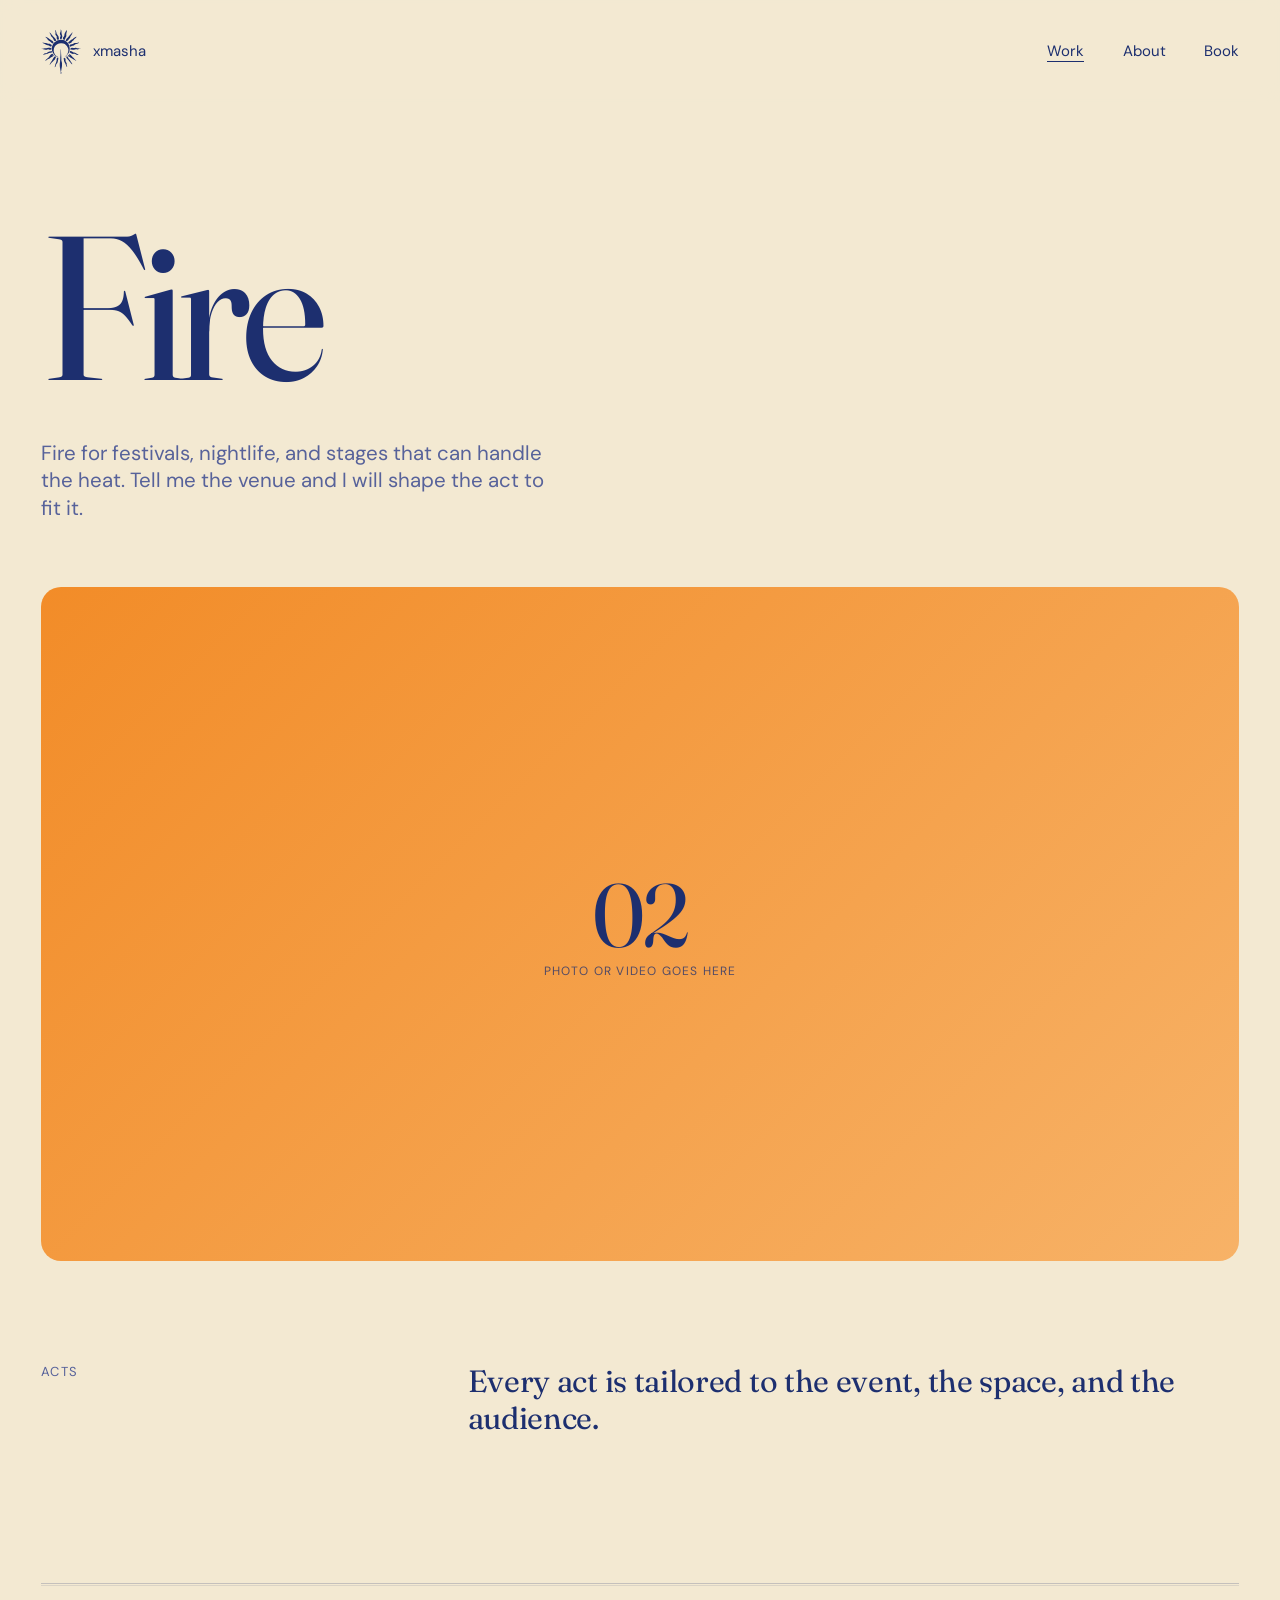
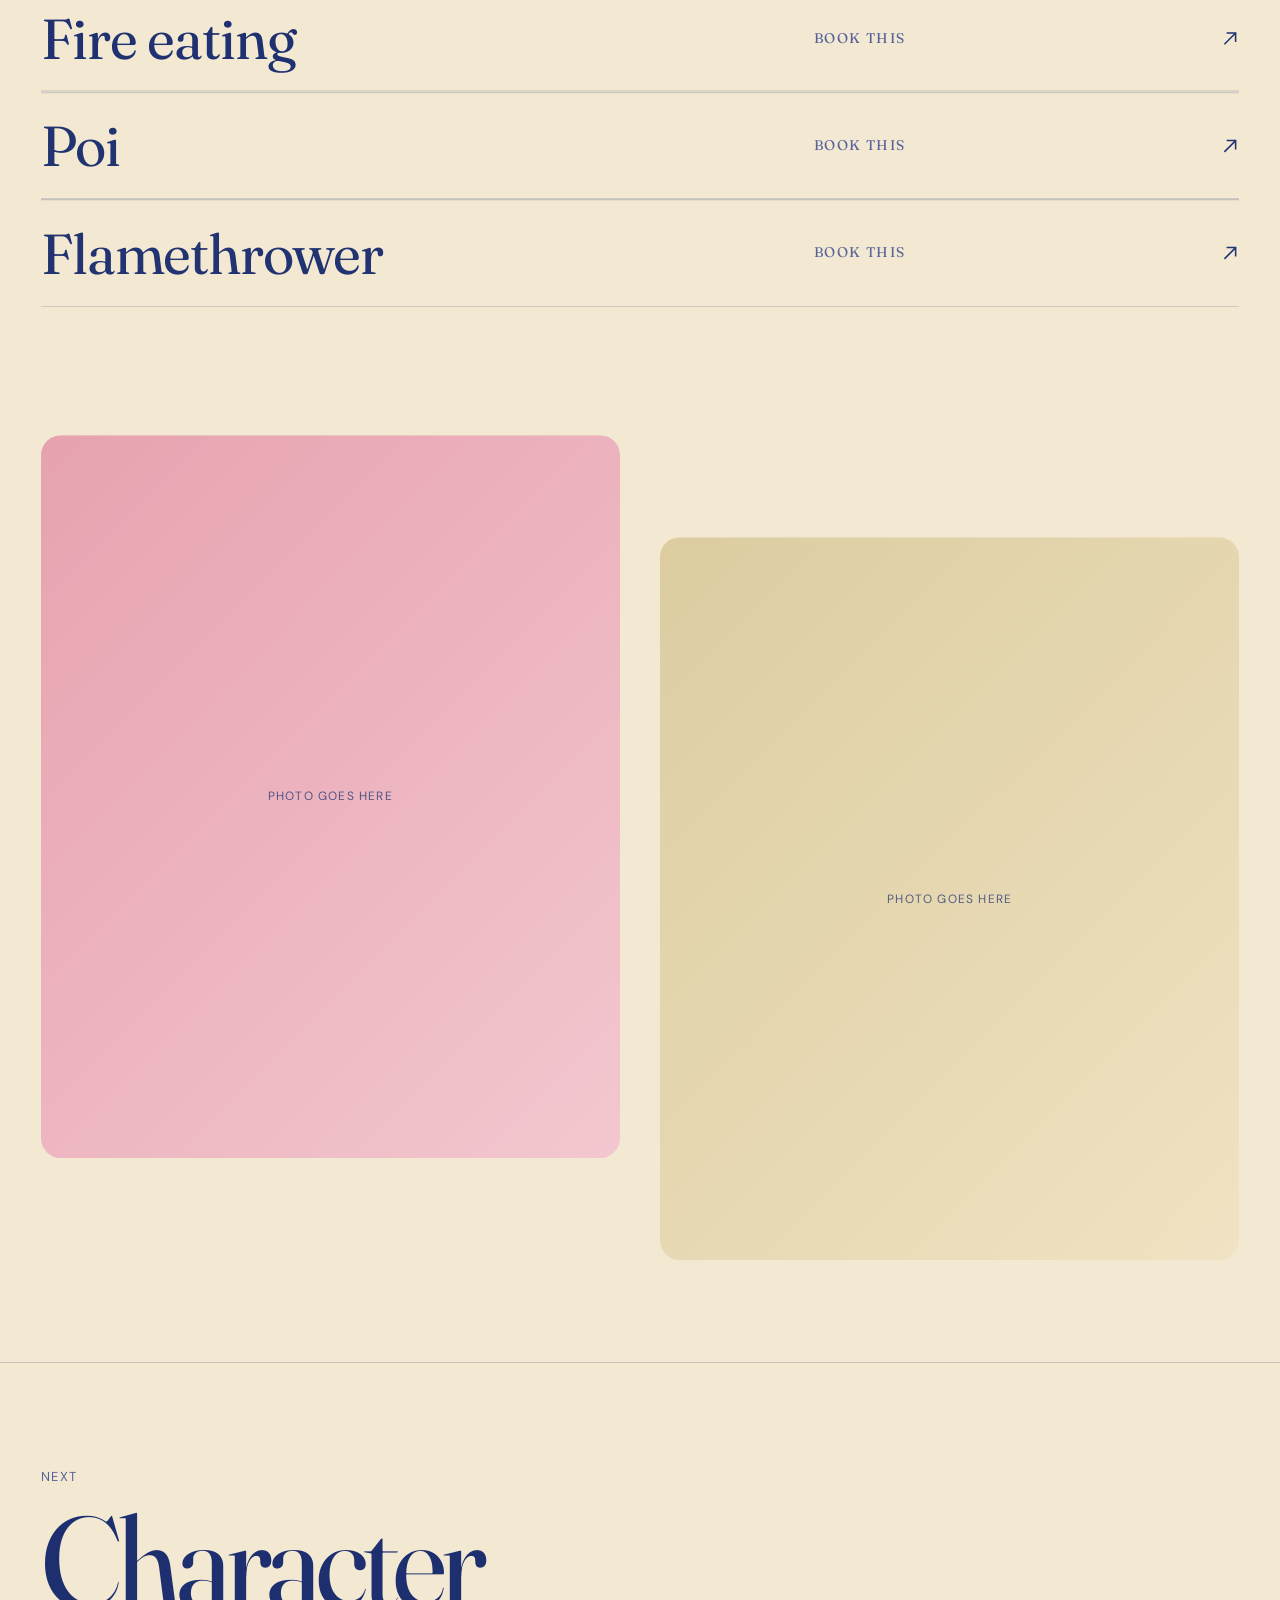
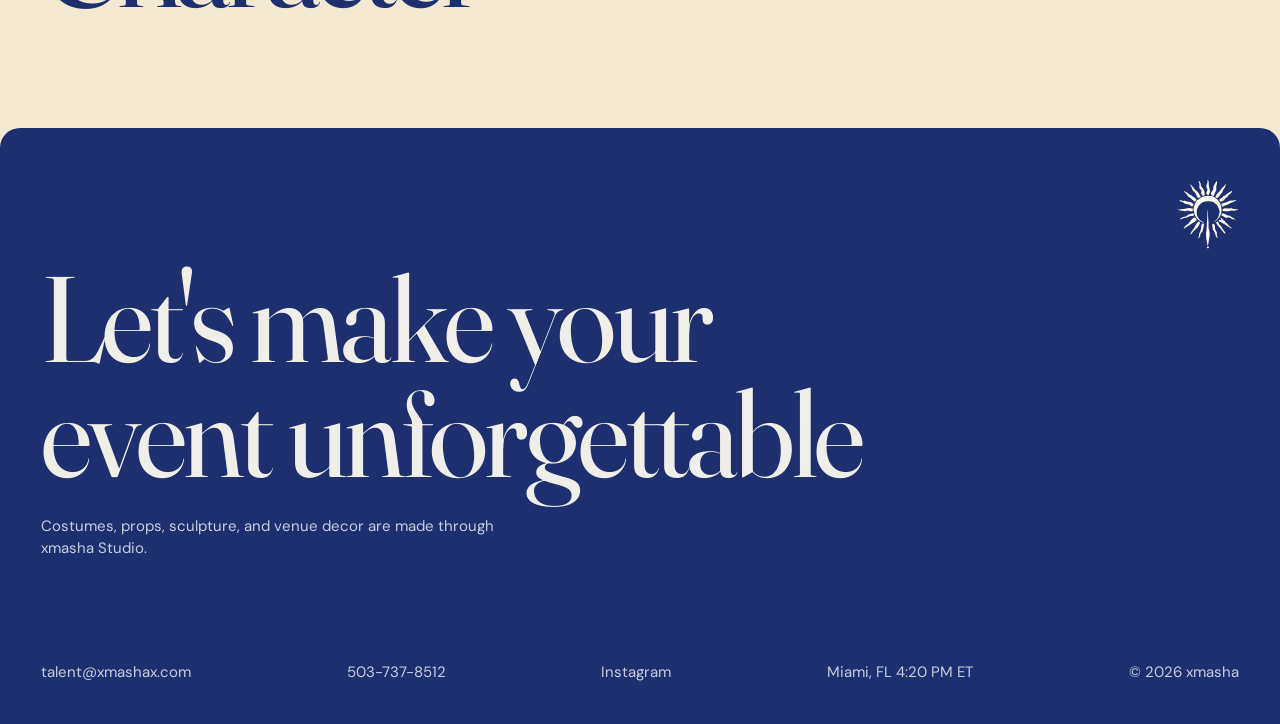
<file: fire.html>
﻿<!DOCTYPE html>
<html lang="en">
<head>
<meta charset="utf-8">
<meta name="viewport" content="width=device-width, initial-scale=1">
<meta name="description" content="Fire by xmasha: Fire eating, poi, flamethrower.">
<title>Fire | xmasha</title>
<link rel="preconnect" href="https://fonts.googleapis.com">
<link href="https://fonts.googleapis.com/css2?family=DM+Sans:wght@400;500&family=Fraunces:opsz,wght@9..144,300;9..144,400;9..144,500&display=swap" rel="stylesheet">
<link rel="stylesheet" href="style.css">
<link rel="icon" type="image/png" href="assets/favicon.png">
<link rel="apple-touch-icon" href="assets/apple-touch-icon.png">
<noscript><style>.curtain,.loader{display:none}</style></noscript>
</head>
<body data-page="fire">
<svg width="0" height="0" style="position:absolute"><symbol id="mk" viewBox="445 413 1119 1271"><path d="M1007.5 698.8Q996.0 702.1 991.0 699.0Q986.0 696.0 980.2 686.0Q974.4 676.0 976.2 659.5Q978.0 643.0 985.6 630.5Q993.2 618.0 994.3 612.5Q995.4 607.0 994.3 601.5Q993.2 596.0 984.9 582.0Q976.6 568.0 974.5 560.5Q972.4 553.0 975.1 533.5Q977.8 514.0 988.0 496.0Q998.2 478.0 996.4 456.0Q994.5 434.0 995.1 430.0Q995.7 426.0 997.3 425.1Q999.0 424.1 1001.7 426.6Q1004.3 429.0 1006.1 437.0Q1008.0 445.0 1013.6 455.5Q1019.3 466.0 1018.0 500.0Q1016.8 534.0 1030.3 574.5Q1043.9 615.0 1041.4 630.5Q1038.9 646.0 1031.6 668.0Q1024.3 690.0 1021.7 692.8Q1019.0 695.5 1007.5 698.8ZM932.0 712.2Q918.0 721.2 914.5 721.3Q911.0 721.4 906.5 717.2Q902.0 712.9 892.3 697.5Q882.6 682.0 881.2 673.5Q879.7 665.0 883.0 650.5Q886.2 636.0 885.7 628.5Q885.3 621.0 870.0 603.5Q854.8 586.0 851.8 580.0Q848.8 574.0 847.7 561.0Q846.7 548.0 850.1 528.5Q853.6 509.0 842.5 479.0Q831.4 449.0 832.7 445.8Q834.0 442.6 836.5 442.9Q839.0 443.1 845.5 448.6Q852.0 454.0 857.8 468.5Q863.6 483.0 868.9 490.0Q874.2 497.0 875.0 515.5Q875.9 534.0 880.2 543.5Q884.6 553.0 911.4 586.0Q938.2 619.0 939.5 643.5Q940.8 668.0 944.9 683.0Q949.0 698.0 947.5 700.6Q946.0 703.1 932.0 712.2ZM1111.6 713.6Q1103.0 722.2 1085.2 716.1Q1067.4 710.0 1063.0 696.0Q1058.6 682.0 1058.6 673.5Q1058.5 665.0 1061.3 659.5Q1064.0 654.0 1081.6 632.5Q1099.1 611.0 1099.4 593.0Q1099.6 575.0 1104.2 554.5Q1108.9 534.0 1129.3 498.0Q1149.7 462.0 1155.3 456.4Q1161.0 450.8 1164.5 450.3Q1168.0 449.7 1169.9 454.9Q1171.9 460.0 1169.8 479.5Q1167.7 499.0 1159.2 527.5Q1150.8 556.0 1153.8 576.0Q1156.7 596.0 1156.6 607.5Q1156.5 619.0 1140.6 644.0Q1124.7 669.0 1122.5 687.0Q1120.3 705.0 1111.6 713.6ZM1170.5 760.8Q1166.0 763.1 1156.0 755.1Q1146.0 747.2 1143.2 742.1Q1140.5 737.0 1146.9 715.5Q1153.3 694.0 1177.2 672.8Q1201.0 651.7 1216.3 633.3Q1231.5 615.0 1239.6 601.5Q1247.8 588.0 1270.4 567.8Q1293.0 547.6 1299.8 539.3Q1306.6 531.0 1312.1 520.0Q1317.5 509.0 1321.2 508.6Q1325.0 508.2 1326.7 510.1Q1328.4 512.0 1328.3 517.5Q1328.2 523.0 1322.8 534.0Q1317.5 545.0 1314.3 557.0Q1311.1 569.0 1300.4 581.5Q1289.7 594.0 1279.7 611.5Q1269.8 629.0 1267.0 646.5Q1264.2 664.0 1250.3 673.0Q1236.3 682.0 1225.2 701.5Q1214.0 721.0 1194.5 739.7Q1175.0 758.5 1170.5 760.8ZM845.5 752.1Q838.0 757.5 829.5 754.9Q821.0 752.4 816.8 748.2Q812.6 744.0 804.2 730.0Q795.8 716.0 790.9 699.1Q786.0 682.2 776.0 671.6Q765.9 661.0 760.1 651.5Q754.2 642.0 746.6 638.2Q739.0 634.5 731.4 627.7Q723.9 621.0 715.6 591.5Q707.3 562.0 701.7 552.0Q696.1 542.0 687.8 532.0Q679.4 522.0 680.2 517.8Q681.0 513.6 685.5 513.8Q690.0 514.0 695.0 517.5Q700.0 521.0 719.1 543.0Q738.3 565.0 742.4 572.0Q746.5 579.0 752.4 583.5Q758.3 588.0 761.1 594.6Q764.0 601.1 793.6 628.6Q823.2 656.0 845.6 688.4Q868.0 720.7 869.2 727.9Q870.5 735.0 869.2 738.5Q868.0 741.9 860.5 744.3Q853.0 746.7 845.5 752.1ZM1258.0 817.8Q1236.0 827.1 1232.0 826.3Q1228.0 825.5 1225.5 819.8Q1223.0 814.0 1215.8 805.5Q1208.7 797.0 1208.3 793.0Q1207.9 789.0 1211.1 785.0Q1214.2 781.0 1235.6 766.6Q1257.0 752.2 1270.0 739.0Q1283.0 725.8 1298.0 719.4Q1313.0 713.0 1322.4 706.0Q1331.9 699.0 1343.9 686.3Q1356.0 673.7 1380.0 661.9Q1404.0 650.2 1416.0 640.0Q1428.0 629.7 1434.7 630.4Q1441.5 631.0 1442.2 634.5Q1442.8 638.0 1437.6 648.0Q1432.4 658.0 1402.3 684.5Q1372.3 711.0 1363.1 725.0Q1354.0 739.0 1333.0 754.8Q1312.0 770.6 1303.5 783.8Q1295.0 797.0 1287.5 802.7Q1280.0 808.5 1258.0 817.8ZM775.0 818.4Q769.0 824.1 755.0 816.1Q741.0 808.2 738.5 803.8Q736.0 799.5 726.0 792.7Q716.1 786.0 695.5 767.3Q675.0 748.7 661.6 741.8Q648.2 735.0 638.9 724.5Q629.6 714.0 624.0 699.0Q618.4 684.0 600.7 671.2Q583.0 658.4 576.4 650.2Q569.7 642.0 569.9 637.2Q570.0 632.3 574.5 632.4Q579.0 632.6 590.0 641.9Q601.0 651.2 612.5 653.4Q624.0 655.6 633.8 662.8Q643.6 670.0 649.8 677.2Q656.0 684.4 686.5 701.6Q717.0 718.8 723.5 726.3Q730.0 733.8 741.5 738.2Q753.0 742.5 759.5 747.6Q766.0 752.7 777.5 765.4Q789.0 778.0 792.2 784.0Q795.4 790.0 788.2 801.4Q781.0 812.8 775.0 818.4ZM930.9 1208.1Q930.0 1209.1 922.0 1208.3Q914.0 1207.4 888.5 1194.9Q863.0 1182.4 845.0 1168.2Q827.0 1154.0 801.4 1123.5Q775.8 1093.0 766.6 1072.5Q757.4 1052.0 749.4 1014.0Q741.4 976.0 741.2 967.5Q740.9 959.0 745.8 932.0Q750.8 905.0 768.8 865.0Q786.9 825.0 791.3 818.5Q795.7 812.0 808.3 799.9Q821.0 787.8 847.0 769.7Q873.0 751.6 898.5 741.2Q924.0 730.9 952.5 723.2Q981.0 715.5 1014.5 716.2Q1048.0 716.9 1069.0 722.3Q1090.0 727.8 1110.0 737.6Q1130.0 747.5 1142.5 757.2Q1155.0 766.8 1178.0 789.9Q1201.0 813.0 1211.6 830.0Q1222.3 847.0 1235.8 884.5Q1249.3 922.0 1249.7 965.0Q1250.2 1008.0 1244.6 1029.5Q1239.0 1051.0 1228.1 1074.5Q1217.1 1098.0 1204.6 1114.9Q1192.0 1131.7 1161.0 1160.5Q1130.0 1189.2 1120.5 1194.1Q1111.0 1199.0 1113.5 1193.1Q1116.0 1187.2 1133.5 1173.6Q1150.9 1160.0 1163.7 1145.5Q1176.4 1131.0 1186.9 1110.5Q1197.4 1090.0 1203.3 1073.0Q1209.1 1056.0 1211.3 1030.5Q1213.5 1005.0 1211.8 987.5Q1210.0 970.0 1200.2 948.0Q1190.3 926.0 1182.2 911.5Q1174.0 897.0 1164.5 885.9Q1155.0 874.8 1141.7 863.4Q1128.5 852.0 1109.2 839.8Q1090.0 827.7 1071.5 823.7Q1053.0 819.7 1019.0 816.4Q985.0 813.1 947.5 823.0Q910.0 833.0 877.8 860.0Q845.6 887.0 835.1 901.5Q824.6 916.0 812.7 942.5Q800.8 969.0 799.7 1006.5Q798.7 1044.0 802.7 1064.5Q806.7 1085.0 826.2 1116.0Q845.7 1147.0 858.9 1159.1Q872.0 1171.3 899.5 1186.5Q927.0 1201.8 929.4 1204.4Q931.8 1207.0 930.9 1208.1ZM726.8 907.6Q720.0 910.1 704.5 905.8Q689.0 901.5 680.7 890.7Q672.4 880.0 663.7 875.8Q655.0 871.7 628.5 870.7Q602.0 869.8 584.5 859.8Q567.0 849.8 560.5 843.3Q554.0 836.8 533.5 831.1Q513.0 825.3 502.9 816.7Q492.9 808.0 487.9 798.5Q482.9 789.0 485.4 788.3Q488.0 787.7 495.0 792.6Q502.0 797.4 522.5 803.0Q543.0 808.7 555.5 807.1Q568.0 805.6 580.5 807.1Q593.0 808.6 603.5 816.2Q614.0 823.7 647.5 826.2Q681.0 828.8 689.0 831.3Q697.0 833.8 708.0 842.5Q719.0 851.1 734.1 857.1Q749.2 863.0 741.4 884.0Q733.6 905.0 726.8 907.6ZM1274.5 910.3Q1267.0 912.2 1263.5 911.1Q1259.9 910.0 1258.2 903.0Q1256.5 896.0 1251.0 890.0Q1245.5 884.0 1245.3 880.0Q1245.0 876.0 1251.0 869.3Q1257.0 862.5 1269.5 853.6Q1282.0 844.7 1306.5 845.6Q1331.0 846.4 1351.5 832.0Q1372.0 817.6 1390.0 810.7Q1408.0 803.8 1428.5 805.5Q1449.0 807.2 1479.0 799.4Q1509.0 791.6 1513.7 792.8Q1518.4 794.0 1517.2 797.7Q1516.0 801.4 1505.6 806.7Q1495.3 812.0 1480.1 823.2Q1465.0 834.4 1437.0 839.1Q1409.0 843.7 1391.4 857.3Q1373.8 871.0 1361.9 877.6Q1350.0 884.2 1329.5 889.5Q1309.0 894.9 1295.5 901.7Q1282.0 908.5 1274.5 910.3ZM590.5 998.6Q576.0 1001.0 537.9 991.5Q499.9 982.0 481.4 979.3Q463.0 976.5 460.1 975.3Q457.3 974.0 456.9 972.0Q456.5 970.0 477.2 968.7Q498.0 967.5 513.5 961.1Q529.0 954.7 558.0 955.6Q587.0 956.5 613.5 947.9Q640.0 939.3 656.5 940.1Q673.0 940.8 691.5 944.2Q710.0 947.7 716.0 947.0Q722.0 946.4 725.1 948.7Q728.2 951.0 728.6 970.5Q729.0 990.0 725.0 992.7Q721.0 995.4 709.5 997.6Q698.0 999.8 678.5 996.5Q659.0 993.3 647.0 988.3Q635.0 983.4 620.0 989.7Q605.0 996.1 590.5 998.6ZM1370.0 1000.3Q1362.0 1001.0 1328.0 996.6Q1294.0 992.3 1282.5 992.3Q1271.0 992.4 1268.7 989.7Q1266.4 987.0 1266.1 978.0Q1265.8 969.0 1273.4 961.3Q1281.0 953.7 1293.5 948.1Q1306.0 942.5 1316.5 942.7Q1327.0 942.8 1348.0 948.1Q1369.0 953.3 1390.5 946.7Q1412.0 940.0 1428.0 944.4Q1444.0 948.8 1455.0 954.1Q1466.0 959.4 1483.5 958.5Q1501.0 957.6 1513.5 962.6Q1526.0 967.6 1532.5 967.5Q1539.0 967.5 1543.5 965.4Q1548.0 963.4 1550.4 965.2Q1552.8 967.0 1549.8 971.5Q1546.8 976.0 1541.9 978.5Q1537.0 981.0 1519.0 979.8Q1501.0 978.6 1492.5 983.0Q1484.0 987.4 1475.5 988.5Q1467.0 989.6 1452.0 986.9Q1437.0 984.3 1422.5 985.5Q1408.0 986.7 1393.0 993.1Q1378.0 999.5 1370.0 1000.3ZM1003.2 1618.7Q1000.0 1622.5 997.6 1622.2Q995.2 1622.0 993.4 1619.5Q991.7 1617.0 991.3 1600.5Q991.0 1584.0 987.4 1573.5Q983.9 1563.0 983.9 1553.8Q984.0 1544.6 977.3 1513.8Q970.6 1483.0 969.8 1450.5Q969.0 1418.0 970.0 1394.5Q971.0 1371.0 974.9 1359.5Q978.9 1348.0 978.0 1343.5Q977.1 1339.0 980.9 1290.5Q984.8 1242.0 983.5 1228.5Q982.3 1215.0 985.4 1199.5Q988.4 1184.0 991.7 1095.5Q994.9 1007.0 997.9 989.3Q1001.0 971.6 1002.8 977.8Q1004.5 984.0 1005.0 1039.0Q1005.5 1094.0 1010.4 1152.0Q1015.3 1210.0 1014.7 1252.5Q1014.0 1295.0 1016.3 1307.0Q1018.7 1319.0 1023.5 1331.5Q1028.3 1344.0 1032.2 1378.0Q1036.2 1412.0 1032.7 1448.0Q1029.3 1484.0 1024.5 1504.5Q1019.6 1525.0 1014.9 1563.5Q1010.2 1602.0 1008.3 1608.5Q1006.4 1615.0 1003.2 1618.7ZM1503.0 1148.2Q1502.0 1151.4 1495.0 1149.2Q1488.0 1147.0 1469.0 1145.4Q1450.0 1143.7 1440.0 1139.6Q1430.0 1135.5 1409.5 1122.2Q1389.0 1108.9 1383.0 1108.8Q1377.0 1108.7 1365.0 1113.1Q1353.0 1117.4 1341.5 1117.4Q1330.0 1117.4 1321.5 1115.3Q1313.0 1113.2 1296.0 1099.5Q1279.0 1085.8 1264.4 1080.4Q1249.8 1075.0 1247.9 1070.0Q1246.0 1065.0 1250.4 1056.0Q1254.8 1047.0 1259.0 1042.5Q1263.2 1038.0 1273.6 1035.3Q1284.0 1032.6 1290.0 1037.5Q1296.0 1042.4 1309.0 1047.0Q1322.0 1051.7 1330.5 1059.0Q1339.0 1066.4 1348.0 1070.4Q1357.0 1074.4 1378.5 1077.0Q1400.0 1079.5 1418.0 1091.8Q1436.0 1104.1 1463.5 1118.9Q1491.0 1133.7 1497.5 1139.4Q1504.1 1145.0 1503.0 1148.2ZM535.5 1133.5Q503.0 1148.2 499.8 1147.6Q496.5 1147.0 496.4 1143.5Q496.3 1140.0 516.7 1122.9Q537.0 1105.7 551.0 1100.9Q565.0 1096.1 576.5 1096.7Q588.0 1097.3 596.5 1094.7Q605.0 1092.1 632.5 1071.4Q660.0 1050.7 682.0 1048.9Q704.0 1047.1 714.5 1040.9Q725.0 1034.7 729.5 1034.2Q734.0 1033.7 737.5 1036.4Q741.0 1039.0 746.2 1051.5Q751.4 1064.0 750.0 1068.5Q748.7 1073.0 735.9 1080.2Q723.0 1087.4 697.0 1086.6Q671.0 1085.9 650.0 1100.1Q629.0 1114.2 598.5 1116.5Q568.0 1118.8 535.5 1133.5ZM593.0 1296.8Q570.0 1313.0 566.5 1312.7Q563.0 1312.3 562.2 1309.7Q561.5 1307.0 568.7 1296.0Q576.0 1285.0 593.3 1267.0Q610.5 1249.0 626.8 1239.9Q643.0 1230.8 674.3 1188.4Q705.7 1146.0 728.8 1128.4Q752.0 1110.7 757.0 1110.7Q762.0 1110.6 772.0 1116.9Q782.0 1123.1 783.5 1126.6Q784.9 1130.0 784.0 1133.4Q783.0 1136.7 758.4 1155.9Q733.8 1175.0 744.4 1170.5Q755.0 1166.0 769.0 1153.5Q783.0 1141.0 787.0 1140.3Q791.0 1139.7 794.0 1141.4Q797.0 1143.1 797.7 1147.6Q798.4 1152.0 795.2 1159.5Q792.0 1167.0 786.7 1173.0Q781.3 1179.0 769.2 1188.0Q757.0 1197.1 729.0 1211.3Q701.0 1225.6 690.0 1235.8Q679.0 1246.0 647.5 1263.3Q616.0 1280.5 593.0 1296.8ZM1432.1 1309.5Q1430.0 1312.1 1425.5 1311.7Q1421.0 1311.3 1404.0 1298.5Q1387.0 1285.7 1373.5 1278.9Q1360.0 1272.2 1317.5 1243.3Q1275.0 1214.5 1258.5 1207.8Q1242.0 1201.1 1223.0 1189.3Q1204.0 1177.5 1201.3 1174.7Q1198.6 1172.0 1198.3 1166.3Q1198.0 1160.6 1207.0 1156.9Q1216.0 1153.1 1234.5 1159.2Q1253.0 1165.3 1241.9 1145.1Q1230.8 1125.0 1234.3 1121.0Q1237.7 1117.0 1243.3 1119.3Q1249.0 1121.5 1281.0 1150.8Q1313.0 1180.2 1319.5 1191.7Q1326.0 1203.2 1335.5 1209.0Q1345.0 1214.8 1355.1 1223.9Q1365.1 1233.0 1373.1 1246.6Q1381.0 1260.3 1406.7 1280.1Q1432.4 1300.0 1433.3 1303.5Q1434.2 1307.0 1432.1 1309.5ZM697.0 1416.4Q691.0 1421.2 688.0 1420.3Q685.0 1419.4 684.9 1415.7Q684.8 1412.0 693.3 1394.5Q701.8 1377.0 709.4 1363.8Q717.0 1350.5 743.5 1314.8Q770.0 1279.0 782.0 1249.2Q794.0 1219.4 812.0 1200.8Q830.0 1182.1 837.5 1183.5Q845.0 1185.0 852.6 1192.0Q860.2 1199.0 861.3 1206.5Q862.3 1214.0 851.9 1230.0Q841.5 1246.0 837.6 1259.5Q833.6 1273.0 817.3 1289.8Q801.0 1306.5 780.5 1323.3Q760.0 1340.2 741.9 1361.1Q723.8 1382.0 713.4 1396.8Q703.0 1411.7 697.0 1416.4ZM1319.5 1406.1Q1317.0 1408.1 1314.0 1407.6Q1311.0 1407.1 1307.5 1402.0Q1304.0 1397.0 1291.0 1387.5Q1278.0 1378.0 1269.0 1360.5Q1260.0 1343.1 1243.9 1328.0Q1227.8 1313.0 1223.4 1303.0Q1219.0 1293.0 1197.8 1274.5Q1176.7 1256.0 1164.1 1231.5Q1151.5 1207.0 1152.4 1203.5Q1153.4 1200.0 1161.9 1192.5Q1170.4 1185.0 1175.7 1184.4Q1181.0 1183.9 1185.0 1186.9Q1189.0 1190.0 1197.3 1212.0Q1205.6 1234.0 1224.9 1254.5Q1244.3 1275.0 1252.9 1290.5Q1261.6 1306.0 1278.9 1329.0Q1296.3 1352.0 1308.8 1373.0Q1321.3 1394.0 1321.6 1399.0Q1322.0 1404.0 1319.5 1406.1ZM839.3 1489.1Q836.0 1492.2 832.0 1491.7Q828.0 1491.3 827.2 1487.6Q826.4 1484.0 833.0 1468.5Q839.6 1453.0 842.1 1426.0Q844.6 1399.0 857.6 1377.0Q870.6 1355.0 872.5 1340.0Q874.5 1325.0 878.4 1312.5Q882.2 1300.0 881.5 1289.5Q880.8 1279.0 882.8 1263.0Q884.9 1247.0 892.4 1233.6Q900.0 1220.3 904.5 1219.1Q909.0 1217.9 918.5 1223.2Q928.0 1228.5 930.1 1233.8Q932.2 1239.0 922.2 1288.5Q912.1 1338.0 907.6 1352.5Q903.1 1367.0 896.1 1377.0Q889.1 1387.0 879.9 1395.5Q870.6 1404.0 864.4 1428.0Q858.2 1452.0 850.4 1469.0Q842.6 1486.0 839.3 1489.1ZM1179.2 1479.6Q1178.0 1484.2 1173.5 1483.3Q1169.0 1482.5 1157.3 1464.2Q1145.5 1446.0 1137.3 1418.5Q1129.0 1391.0 1119.3 1375.0Q1109.6 1359.0 1098.8 1335.5Q1088.0 1312.0 1087.8 1297.0Q1087.7 1282.0 1082.7 1261.5Q1077.8 1241.0 1083.9 1233.3Q1090.0 1225.7 1094.5 1225.7Q1099.0 1225.7 1104.5 1228.7Q1110.0 1231.6 1116.6 1237.3Q1123.2 1243.0 1127.3 1249.5Q1131.3 1256.0 1133.3 1271.0Q1135.2 1286.0 1131.9 1305.5Q1128.6 1325.0 1147.5 1353.5Q1166.4 1382.0 1166.8 1387.0Q1167.2 1392.0 1164.0 1406.0Q1160.8 1420.0 1170.6 1447.5Q1180.4 1475.0 1179.2 1479.6ZM1015.6 1667.0Q1010.0 1672.0 1001.5 1671.2Q993.0 1670.4 988.9 1665.2Q984.9 1660.0 985.9 1652.7Q987.0 1645.4 994.5 1640.2Q1002.0 1635.0 1008.5 1637.0Q1015.0 1639.0 1018.5 1644.5Q1022.1 1650.0 1021.6 1656.0Q1021.2 1662.0 1015.6 1667.0Z" fill="currentColor" fill-rule="evenodd"/></symbol></svg>

<div class="curtain" id="curtain"><span class="dot"></span>xmasha</div>

<nav id="nav">
  <a class="brand" href="index.html" aria-label="xmasha, home">
    <svg class="mk" width="40" height="45"><use href="#mk"/></svg>
    <span class="roll"><span>xmasha</span><span>xmasha</span></span>
  </a>
  <div class="links">
    <a class="roll current" href="work.html"><span>Work</span><span>Work</span></a>
    <a class="roll" href="about.html"><span>About</span><span>About</span></a>
    <a class="roll" href="contact.html"><span>Book</span><span>Book</span></a>
  </div>
</nav>

<main>
  <header class="page-head"><h1><span class="line"><span>Fire</span></span></h1><p>Fire for festivals, nightlife, and stages that can handle the heat. Tell me the venue and I will shape the act to fit it.</p></header>
  <div class="d-hero reveal"><div class="art a2">02<em>Photo or video goes here</em></div></div>
  <section class="proj-body">
    <small>Acts</small>
    <p>Every act is tailored to the event, the space, and the audience.</p>
  </section>
  <section class="acts"><div class="list">
<a class="row reveal" href="contact.html"><b>Fire eating</b><small>Book this</small><svg width="18" height="18" viewBox="0 0 16 16" fill="none" stroke="currentColor" stroke-width="1.4"><path d="M3 13L13 3M5 3h8v8"/></svg></a>
<a class="row reveal" href="contact.html"><b>Poi</b><small>Book this</small><svg width="18" height="18" viewBox="0 0 16 16" fill="none" stroke="currentColor" stroke-width="1.4"><path d="M3 13L13 3M5 3h8v8"/></svg></a>
<a class="row reveal" href="contact.html"><b>Flamethrower</b><small>Book this</small><svg width="18" height="18" viewBox="0 0 16 16" fill="none" stroke="currentColor" stroke-width="1.4"><path d="M3 13L13 3M5 3h8v8"/></svg></a>
  </div></section>
  <section class="shots">
    <div class="shot reveal"><div class="art a3"><em>Photo goes here</em></div></div>
    <div class="shot low reveal"><div class="art a4"><em>Photo goes here</em></div></div>
  </section>
  <a class="next" href="character.html"><small>Next</small><h3>Character</h3></a>
</main>

<footer data-dark>
  <svg class="mk foot-mark" width="62" height="70" aria-hidden="true"><use href="#mk"/></svg>
  <div class="cta">Let's make your<br>event <a href="mailto:talent@xmashax.com">unforgettable</a></div>
  <p class="studio">Costumes, props, sculpture, and venue decor are made through xmasha Studio.</p>
  <div class="row">
    <span><a href="mailto:talent@xmashax.com">talent@xmashax.com</a></span>
    <span><a href="tel:+15037378512">503-737-8512</a></span>
    <span><a href="https://instagram.com/mashaerial" target="_blank" rel="noopener">Instagram</a></span>
    <span>Miami, FL <span id="clock"></span></span>
    <span>&copy; 2026 xmasha</span>
  </div>
</footer>

<div class="cursor" id="cursor">View</div>

<script src="vendor/gsap.min.js"></script>
<script src="vendor/ScrollTrigger.min.js"></script>
<script src="vendor/lenis.min.js"></script>
<script src="app.js"></script>
</body>
</html>
</file>
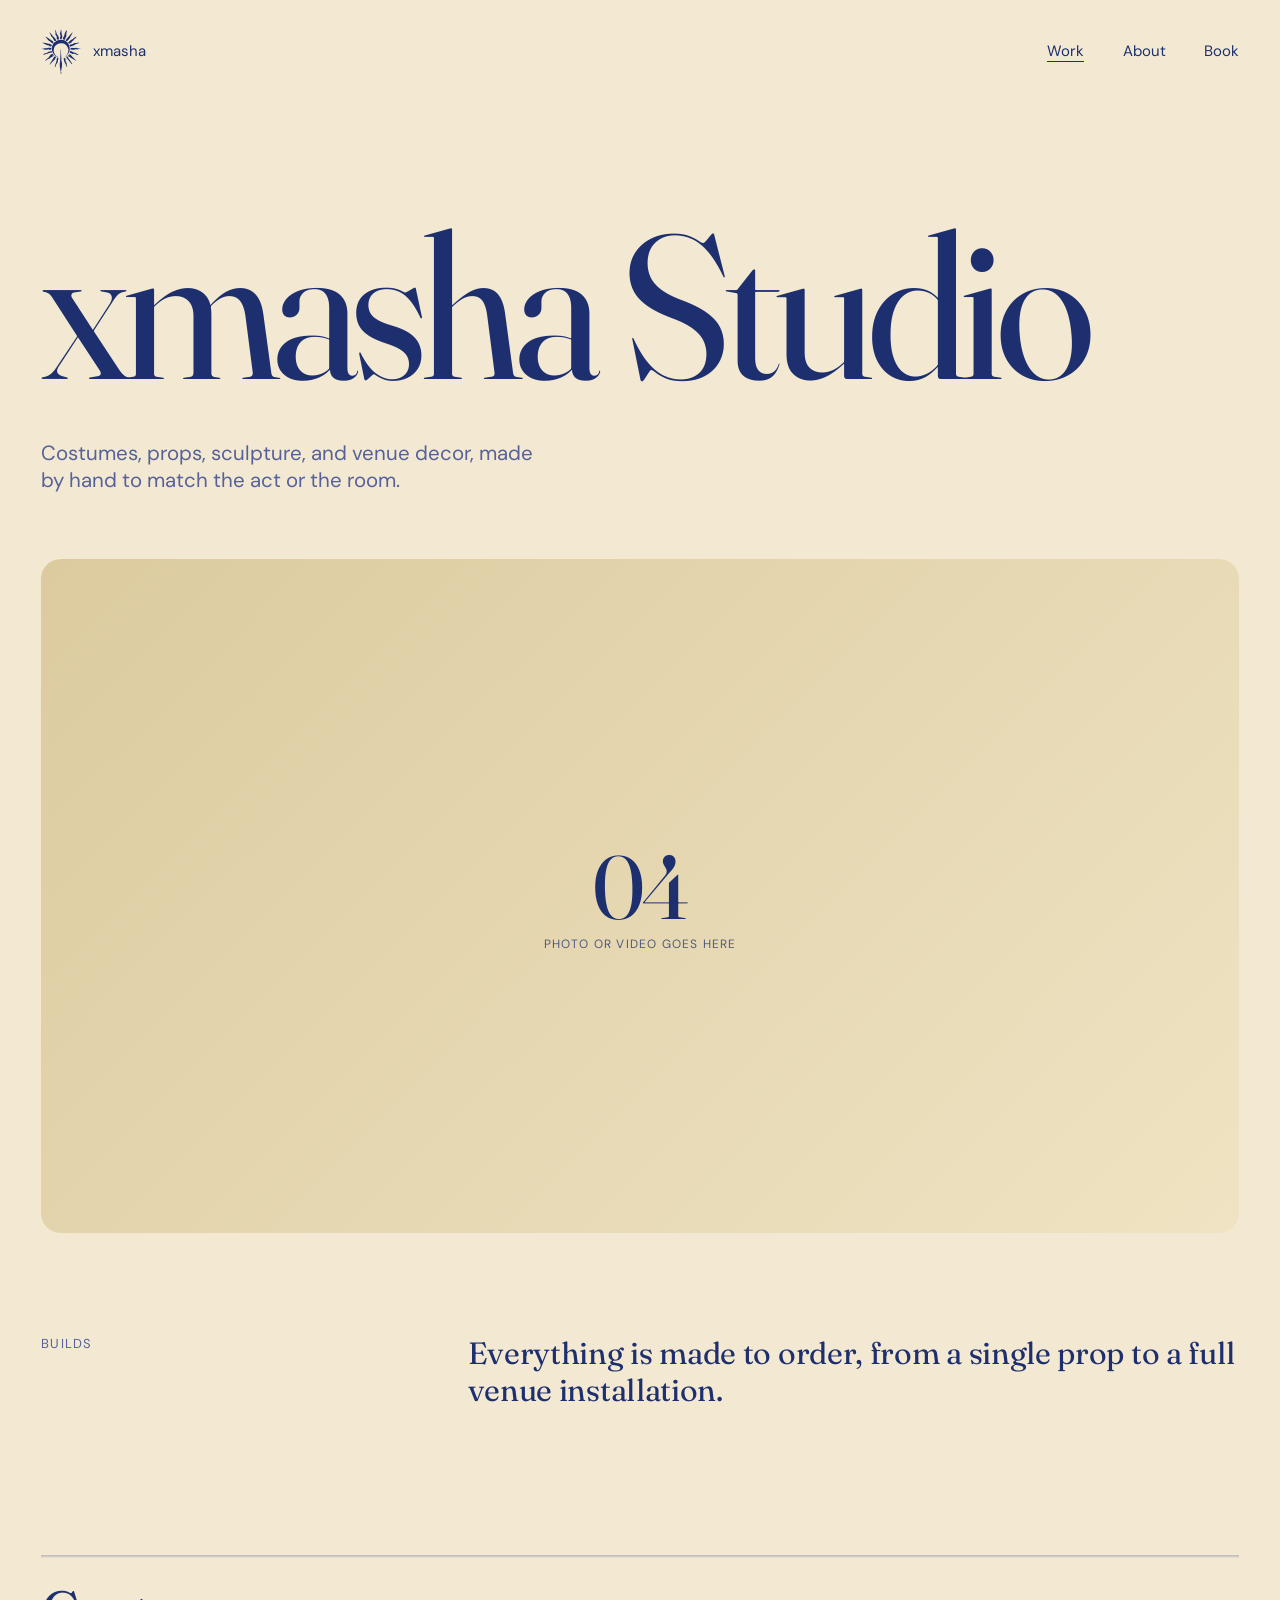
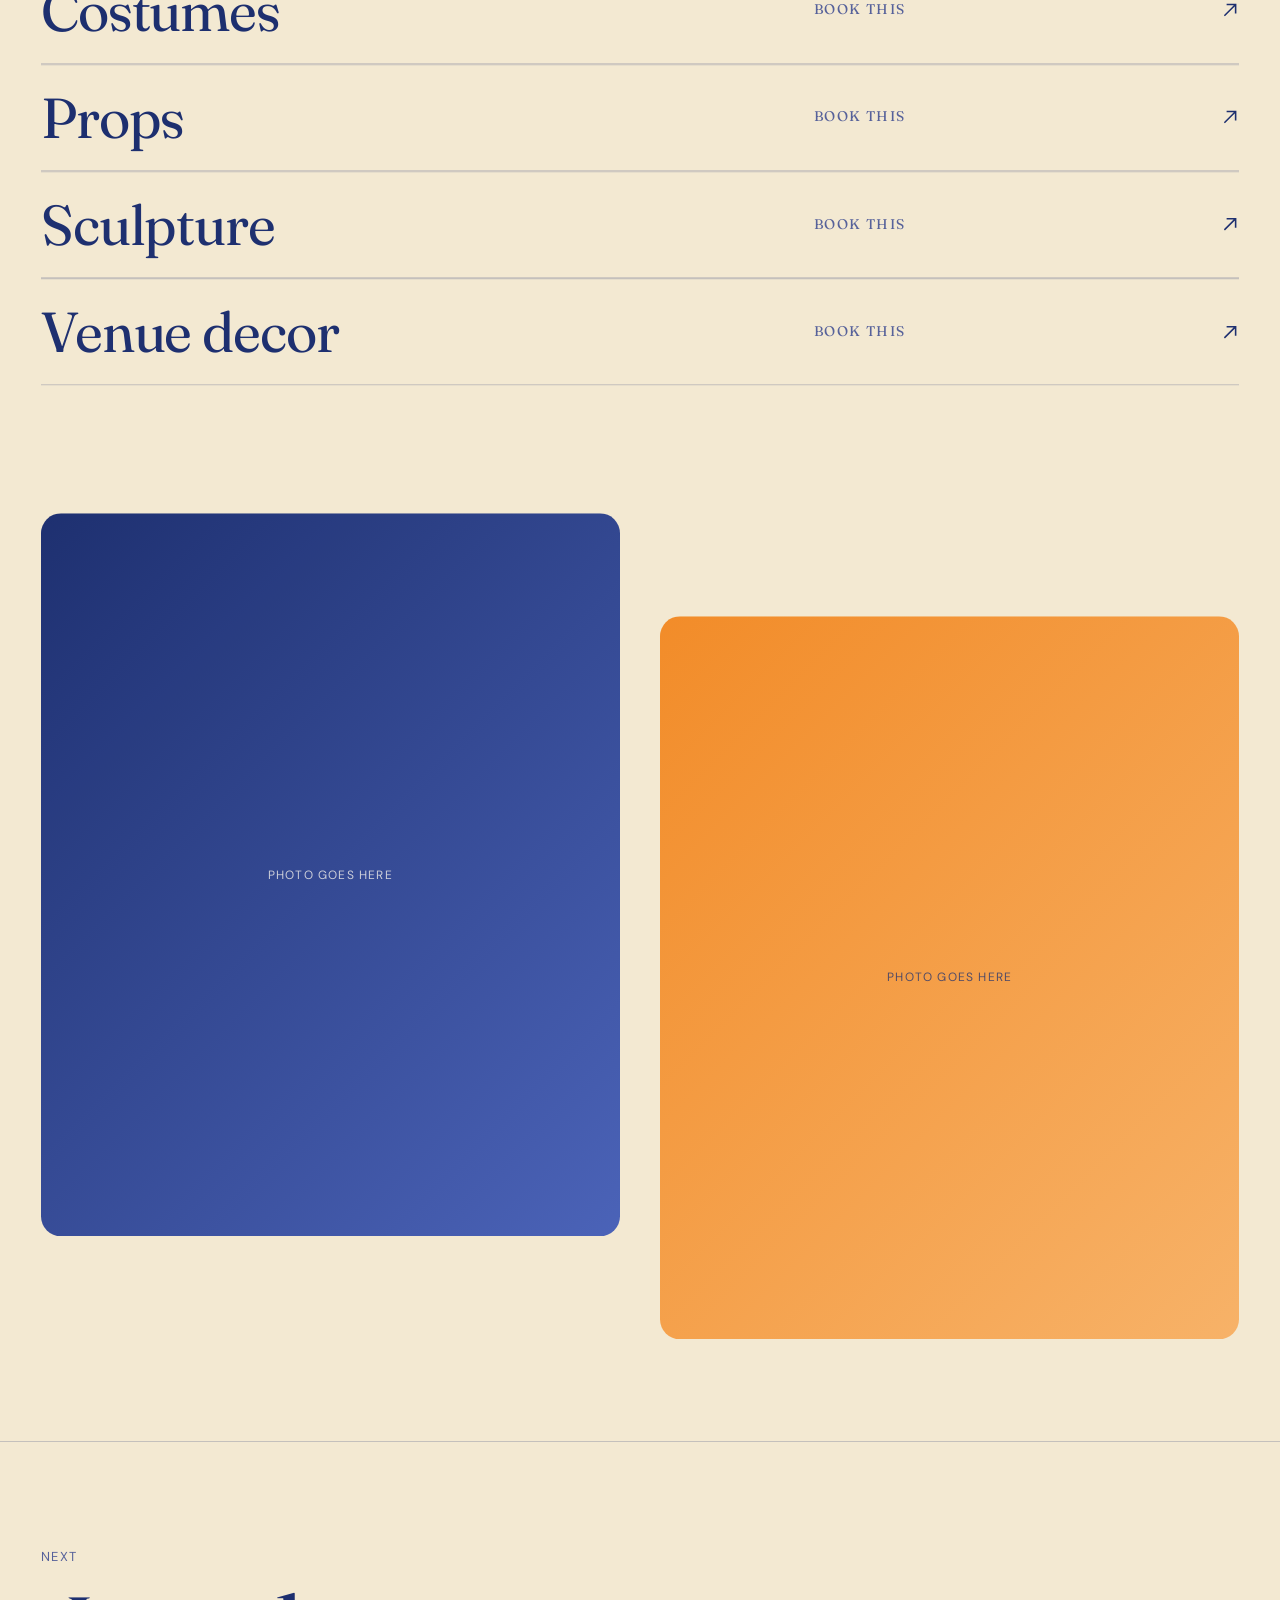
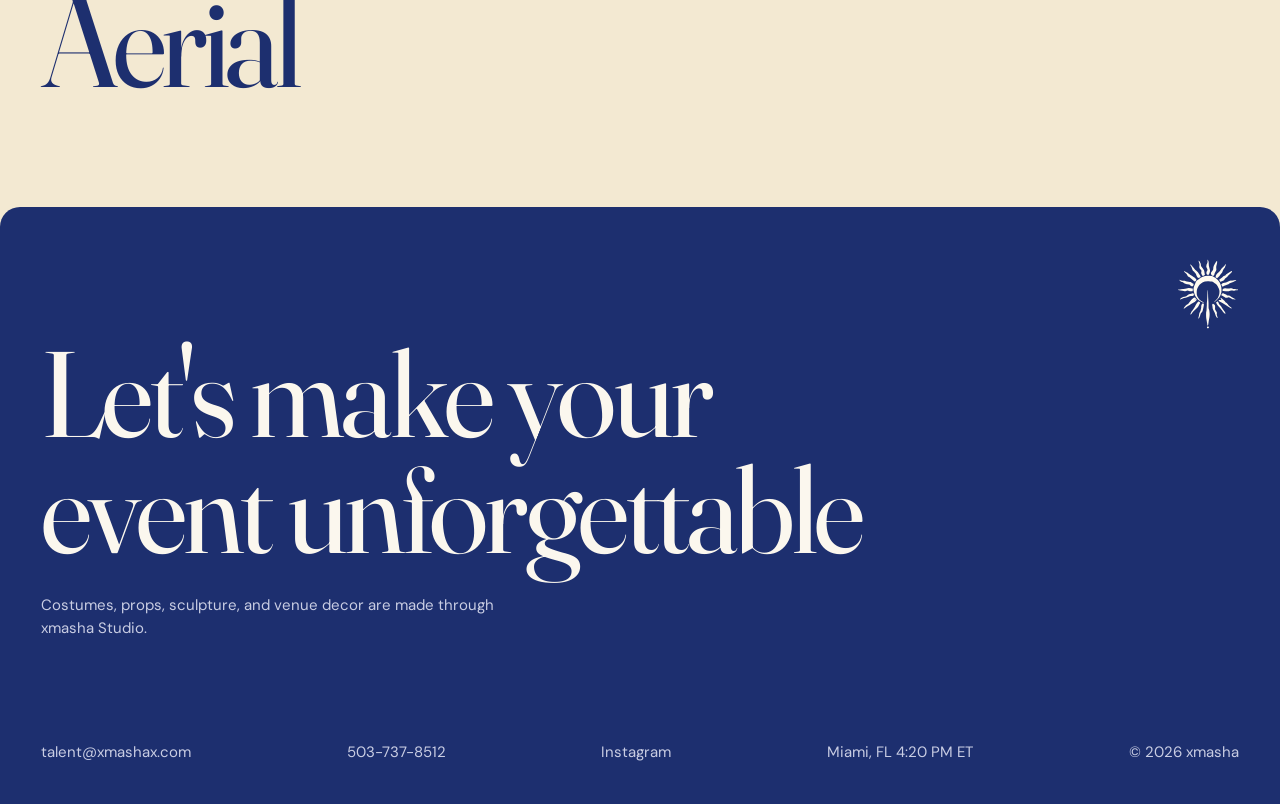
<file: studio.html>
﻿<!DOCTYPE html>
<html lang="en">
<head>
<meta charset="utf-8">
<meta name="viewport" content="width=device-width, initial-scale=1">
<meta name="description" content="xmasha Studio by xmasha: Costumes, props, sculpture, venue decor.">
<title>xmasha Studio | xmasha</title>
<link rel="preconnect" href="https://fonts.googleapis.com">
<link href="https://fonts.googleapis.com/css2?family=DM+Sans:wght@400;500&family=Fraunces:opsz,wght@9..144,300;9..144,400;9..144,500&display=swap" rel="stylesheet">
<link rel="stylesheet" href="style.css">
<link rel="icon" type="image/png" href="assets/favicon.png">
<link rel="apple-touch-icon" href="assets/apple-touch-icon.png">
<noscript><style>.curtain,.loader{display:none}</style></noscript>
</head>
<body data-page="studio">
<svg width="0" height="0" style="position:absolute"><symbol id="mk" viewBox="445 413 1119 1271"><path d="M1007.5 698.8Q996.0 702.1 991.0 699.0Q986.0 696.0 980.2 686.0Q974.4 676.0 976.2 659.5Q978.0 643.0 985.6 630.5Q993.2 618.0 994.3 612.5Q995.4 607.0 994.3 601.5Q993.2 596.0 984.9 582.0Q976.6 568.0 974.5 560.5Q972.4 553.0 975.1 533.5Q977.8 514.0 988.0 496.0Q998.2 478.0 996.4 456.0Q994.5 434.0 995.1 430.0Q995.7 426.0 997.3 425.1Q999.0 424.1 1001.7 426.6Q1004.3 429.0 1006.1 437.0Q1008.0 445.0 1013.6 455.5Q1019.3 466.0 1018.0 500.0Q1016.8 534.0 1030.3 574.5Q1043.9 615.0 1041.4 630.5Q1038.9 646.0 1031.6 668.0Q1024.3 690.0 1021.7 692.8Q1019.0 695.5 1007.5 698.8ZM932.0 712.2Q918.0 721.2 914.5 721.3Q911.0 721.4 906.5 717.2Q902.0 712.9 892.3 697.5Q882.6 682.0 881.2 673.5Q879.7 665.0 883.0 650.5Q886.2 636.0 885.7 628.5Q885.3 621.0 870.0 603.5Q854.8 586.0 851.8 580.0Q848.8 574.0 847.7 561.0Q846.7 548.0 850.1 528.5Q853.6 509.0 842.5 479.0Q831.4 449.0 832.7 445.8Q834.0 442.6 836.5 442.9Q839.0 443.1 845.5 448.6Q852.0 454.0 857.8 468.5Q863.6 483.0 868.9 490.0Q874.2 497.0 875.0 515.5Q875.9 534.0 880.2 543.5Q884.6 553.0 911.4 586.0Q938.2 619.0 939.5 643.5Q940.8 668.0 944.9 683.0Q949.0 698.0 947.5 700.6Q946.0 703.1 932.0 712.2ZM1111.6 713.6Q1103.0 722.2 1085.2 716.1Q1067.4 710.0 1063.0 696.0Q1058.6 682.0 1058.6 673.5Q1058.5 665.0 1061.3 659.5Q1064.0 654.0 1081.6 632.5Q1099.1 611.0 1099.4 593.0Q1099.6 575.0 1104.2 554.5Q1108.9 534.0 1129.3 498.0Q1149.7 462.0 1155.3 456.4Q1161.0 450.8 1164.5 450.3Q1168.0 449.7 1169.9 454.9Q1171.9 460.0 1169.8 479.5Q1167.7 499.0 1159.2 527.5Q1150.8 556.0 1153.8 576.0Q1156.7 596.0 1156.6 607.5Q1156.5 619.0 1140.6 644.0Q1124.7 669.0 1122.5 687.0Q1120.3 705.0 1111.6 713.6ZM1170.5 760.8Q1166.0 763.1 1156.0 755.1Q1146.0 747.2 1143.2 742.1Q1140.5 737.0 1146.9 715.5Q1153.3 694.0 1177.2 672.8Q1201.0 651.7 1216.3 633.3Q1231.5 615.0 1239.6 601.5Q1247.8 588.0 1270.4 567.8Q1293.0 547.6 1299.8 539.3Q1306.6 531.0 1312.1 520.0Q1317.5 509.0 1321.2 508.6Q1325.0 508.2 1326.7 510.1Q1328.4 512.0 1328.3 517.5Q1328.2 523.0 1322.8 534.0Q1317.5 545.0 1314.3 557.0Q1311.1 569.0 1300.4 581.5Q1289.7 594.0 1279.7 611.5Q1269.8 629.0 1267.0 646.5Q1264.2 664.0 1250.3 673.0Q1236.3 682.0 1225.2 701.5Q1214.0 721.0 1194.5 739.7Q1175.0 758.5 1170.5 760.8ZM845.5 752.1Q838.0 757.5 829.5 754.9Q821.0 752.4 816.8 748.2Q812.6 744.0 804.2 730.0Q795.8 716.0 790.9 699.1Q786.0 682.2 776.0 671.6Q765.9 661.0 760.1 651.5Q754.2 642.0 746.6 638.2Q739.0 634.5 731.4 627.7Q723.9 621.0 715.6 591.5Q707.3 562.0 701.7 552.0Q696.1 542.0 687.8 532.0Q679.4 522.0 680.2 517.8Q681.0 513.6 685.5 513.8Q690.0 514.0 695.0 517.5Q700.0 521.0 719.1 543.0Q738.3 565.0 742.4 572.0Q746.5 579.0 752.4 583.5Q758.3 588.0 761.1 594.6Q764.0 601.1 793.6 628.6Q823.2 656.0 845.6 688.4Q868.0 720.7 869.2 727.9Q870.5 735.0 869.2 738.5Q868.0 741.9 860.5 744.3Q853.0 746.7 845.5 752.1ZM1258.0 817.8Q1236.0 827.1 1232.0 826.3Q1228.0 825.5 1225.5 819.8Q1223.0 814.0 1215.8 805.5Q1208.7 797.0 1208.3 793.0Q1207.9 789.0 1211.1 785.0Q1214.2 781.0 1235.6 766.6Q1257.0 752.2 1270.0 739.0Q1283.0 725.8 1298.0 719.4Q1313.0 713.0 1322.4 706.0Q1331.9 699.0 1343.9 686.3Q1356.0 673.7 1380.0 661.9Q1404.0 650.2 1416.0 640.0Q1428.0 629.7 1434.7 630.4Q1441.5 631.0 1442.2 634.5Q1442.8 638.0 1437.6 648.0Q1432.4 658.0 1402.3 684.5Q1372.3 711.0 1363.1 725.0Q1354.0 739.0 1333.0 754.8Q1312.0 770.6 1303.5 783.8Q1295.0 797.0 1287.5 802.7Q1280.0 808.5 1258.0 817.8ZM775.0 818.4Q769.0 824.1 755.0 816.1Q741.0 808.2 738.5 803.8Q736.0 799.5 726.0 792.7Q716.1 786.0 695.5 767.3Q675.0 748.7 661.6 741.8Q648.2 735.0 638.9 724.5Q629.6 714.0 624.0 699.0Q618.4 684.0 600.7 671.2Q583.0 658.4 576.4 650.2Q569.7 642.0 569.9 637.2Q570.0 632.3 574.5 632.4Q579.0 632.6 590.0 641.9Q601.0 651.2 612.5 653.4Q624.0 655.6 633.8 662.8Q643.6 670.0 649.8 677.2Q656.0 684.4 686.5 701.6Q717.0 718.8 723.5 726.3Q730.0 733.8 741.5 738.2Q753.0 742.5 759.5 747.6Q766.0 752.7 777.5 765.4Q789.0 778.0 792.2 784.0Q795.4 790.0 788.2 801.4Q781.0 812.8 775.0 818.4ZM930.9 1208.1Q930.0 1209.1 922.0 1208.3Q914.0 1207.4 888.5 1194.9Q863.0 1182.4 845.0 1168.2Q827.0 1154.0 801.4 1123.5Q775.8 1093.0 766.6 1072.5Q757.4 1052.0 749.4 1014.0Q741.4 976.0 741.2 967.5Q740.9 959.0 745.8 932.0Q750.8 905.0 768.8 865.0Q786.9 825.0 791.3 818.5Q795.7 812.0 808.3 799.9Q821.0 787.8 847.0 769.7Q873.0 751.6 898.5 741.2Q924.0 730.9 952.5 723.2Q981.0 715.5 1014.5 716.2Q1048.0 716.9 1069.0 722.3Q1090.0 727.8 1110.0 737.6Q1130.0 747.5 1142.5 757.2Q1155.0 766.8 1178.0 789.9Q1201.0 813.0 1211.6 830.0Q1222.3 847.0 1235.8 884.5Q1249.3 922.0 1249.7 965.0Q1250.2 1008.0 1244.6 1029.5Q1239.0 1051.0 1228.1 1074.5Q1217.1 1098.0 1204.6 1114.9Q1192.0 1131.7 1161.0 1160.5Q1130.0 1189.2 1120.5 1194.1Q1111.0 1199.0 1113.5 1193.1Q1116.0 1187.2 1133.5 1173.6Q1150.9 1160.0 1163.7 1145.5Q1176.4 1131.0 1186.9 1110.5Q1197.4 1090.0 1203.3 1073.0Q1209.1 1056.0 1211.3 1030.5Q1213.5 1005.0 1211.8 987.5Q1210.0 970.0 1200.2 948.0Q1190.3 926.0 1182.2 911.5Q1174.0 897.0 1164.5 885.9Q1155.0 874.8 1141.7 863.4Q1128.5 852.0 1109.2 839.8Q1090.0 827.7 1071.5 823.7Q1053.0 819.7 1019.0 816.4Q985.0 813.1 947.5 823.0Q910.0 833.0 877.8 860.0Q845.6 887.0 835.1 901.5Q824.6 916.0 812.7 942.5Q800.8 969.0 799.7 1006.5Q798.7 1044.0 802.7 1064.5Q806.7 1085.0 826.2 1116.0Q845.7 1147.0 858.9 1159.1Q872.0 1171.3 899.5 1186.5Q927.0 1201.8 929.4 1204.4Q931.8 1207.0 930.9 1208.1ZM726.8 907.6Q720.0 910.1 704.5 905.8Q689.0 901.5 680.7 890.7Q672.4 880.0 663.7 875.8Q655.0 871.7 628.5 870.7Q602.0 869.8 584.5 859.8Q567.0 849.8 560.5 843.3Q554.0 836.8 533.5 831.1Q513.0 825.3 502.9 816.7Q492.9 808.0 487.9 798.5Q482.9 789.0 485.4 788.3Q488.0 787.7 495.0 792.6Q502.0 797.4 522.5 803.0Q543.0 808.7 555.5 807.1Q568.0 805.6 580.5 807.1Q593.0 808.6 603.5 816.2Q614.0 823.7 647.5 826.2Q681.0 828.8 689.0 831.3Q697.0 833.8 708.0 842.5Q719.0 851.1 734.1 857.1Q749.2 863.0 741.4 884.0Q733.6 905.0 726.8 907.6ZM1274.5 910.3Q1267.0 912.2 1263.5 911.1Q1259.9 910.0 1258.2 903.0Q1256.5 896.0 1251.0 890.0Q1245.5 884.0 1245.3 880.0Q1245.0 876.0 1251.0 869.3Q1257.0 862.5 1269.5 853.6Q1282.0 844.7 1306.5 845.6Q1331.0 846.4 1351.5 832.0Q1372.0 817.6 1390.0 810.7Q1408.0 803.8 1428.5 805.5Q1449.0 807.2 1479.0 799.4Q1509.0 791.6 1513.7 792.8Q1518.4 794.0 1517.2 797.7Q1516.0 801.4 1505.6 806.7Q1495.3 812.0 1480.1 823.2Q1465.0 834.4 1437.0 839.1Q1409.0 843.7 1391.4 857.3Q1373.8 871.0 1361.9 877.6Q1350.0 884.2 1329.5 889.5Q1309.0 894.9 1295.5 901.7Q1282.0 908.5 1274.5 910.3ZM590.5 998.6Q576.0 1001.0 537.9 991.5Q499.9 982.0 481.4 979.3Q463.0 976.5 460.1 975.3Q457.3 974.0 456.9 972.0Q456.5 970.0 477.2 968.7Q498.0 967.5 513.5 961.1Q529.0 954.7 558.0 955.6Q587.0 956.5 613.5 947.9Q640.0 939.3 656.5 940.1Q673.0 940.8 691.5 944.2Q710.0 947.7 716.0 947.0Q722.0 946.4 725.1 948.7Q728.2 951.0 728.6 970.5Q729.0 990.0 725.0 992.7Q721.0 995.4 709.5 997.6Q698.0 999.8 678.5 996.5Q659.0 993.3 647.0 988.3Q635.0 983.4 620.0 989.7Q605.0 996.1 590.5 998.6ZM1370.0 1000.3Q1362.0 1001.0 1328.0 996.6Q1294.0 992.3 1282.5 992.3Q1271.0 992.4 1268.7 989.7Q1266.4 987.0 1266.1 978.0Q1265.8 969.0 1273.4 961.3Q1281.0 953.7 1293.5 948.1Q1306.0 942.5 1316.5 942.7Q1327.0 942.8 1348.0 948.1Q1369.0 953.3 1390.5 946.7Q1412.0 940.0 1428.0 944.4Q1444.0 948.8 1455.0 954.1Q1466.0 959.4 1483.5 958.5Q1501.0 957.6 1513.5 962.6Q1526.0 967.6 1532.5 967.5Q1539.0 967.5 1543.5 965.4Q1548.0 963.4 1550.4 965.2Q1552.8 967.0 1549.8 971.5Q1546.8 976.0 1541.9 978.5Q1537.0 981.0 1519.0 979.8Q1501.0 978.6 1492.5 983.0Q1484.0 987.4 1475.5 988.5Q1467.0 989.6 1452.0 986.9Q1437.0 984.3 1422.5 985.5Q1408.0 986.7 1393.0 993.1Q1378.0 999.5 1370.0 1000.3ZM1003.2 1618.7Q1000.0 1622.5 997.6 1622.2Q995.2 1622.0 993.4 1619.5Q991.7 1617.0 991.3 1600.5Q991.0 1584.0 987.4 1573.5Q983.9 1563.0 983.9 1553.8Q984.0 1544.6 977.3 1513.8Q970.6 1483.0 969.8 1450.5Q969.0 1418.0 970.0 1394.5Q971.0 1371.0 974.9 1359.5Q978.9 1348.0 978.0 1343.5Q977.1 1339.0 980.9 1290.5Q984.8 1242.0 983.5 1228.5Q982.3 1215.0 985.4 1199.5Q988.4 1184.0 991.7 1095.5Q994.9 1007.0 997.9 989.3Q1001.0 971.6 1002.8 977.8Q1004.5 984.0 1005.0 1039.0Q1005.5 1094.0 1010.4 1152.0Q1015.3 1210.0 1014.7 1252.5Q1014.0 1295.0 1016.3 1307.0Q1018.7 1319.0 1023.5 1331.5Q1028.3 1344.0 1032.2 1378.0Q1036.2 1412.0 1032.7 1448.0Q1029.3 1484.0 1024.5 1504.5Q1019.6 1525.0 1014.9 1563.5Q1010.2 1602.0 1008.3 1608.5Q1006.4 1615.0 1003.2 1618.7ZM1503.0 1148.2Q1502.0 1151.4 1495.0 1149.2Q1488.0 1147.0 1469.0 1145.4Q1450.0 1143.7 1440.0 1139.6Q1430.0 1135.5 1409.5 1122.2Q1389.0 1108.9 1383.0 1108.8Q1377.0 1108.7 1365.0 1113.1Q1353.0 1117.4 1341.5 1117.4Q1330.0 1117.4 1321.5 1115.3Q1313.0 1113.2 1296.0 1099.5Q1279.0 1085.8 1264.4 1080.4Q1249.8 1075.0 1247.9 1070.0Q1246.0 1065.0 1250.4 1056.0Q1254.8 1047.0 1259.0 1042.5Q1263.2 1038.0 1273.6 1035.3Q1284.0 1032.6 1290.0 1037.5Q1296.0 1042.4 1309.0 1047.0Q1322.0 1051.7 1330.5 1059.0Q1339.0 1066.4 1348.0 1070.4Q1357.0 1074.4 1378.5 1077.0Q1400.0 1079.5 1418.0 1091.8Q1436.0 1104.1 1463.5 1118.9Q1491.0 1133.7 1497.5 1139.4Q1504.1 1145.0 1503.0 1148.2ZM535.5 1133.5Q503.0 1148.2 499.8 1147.6Q496.5 1147.0 496.4 1143.5Q496.3 1140.0 516.7 1122.9Q537.0 1105.7 551.0 1100.9Q565.0 1096.1 576.5 1096.7Q588.0 1097.3 596.5 1094.7Q605.0 1092.1 632.5 1071.4Q660.0 1050.7 682.0 1048.9Q704.0 1047.1 714.5 1040.9Q725.0 1034.7 729.5 1034.2Q734.0 1033.7 737.5 1036.4Q741.0 1039.0 746.2 1051.5Q751.4 1064.0 750.0 1068.5Q748.7 1073.0 735.9 1080.2Q723.0 1087.4 697.0 1086.6Q671.0 1085.9 650.0 1100.1Q629.0 1114.2 598.5 1116.5Q568.0 1118.8 535.5 1133.5ZM593.0 1296.8Q570.0 1313.0 566.5 1312.7Q563.0 1312.3 562.2 1309.7Q561.5 1307.0 568.7 1296.0Q576.0 1285.0 593.3 1267.0Q610.5 1249.0 626.8 1239.9Q643.0 1230.8 674.3 1188.4Q705.7 1146.0 728.8 1128.4Q752.0 1110.7 757.0 1110.7Q762.0 1110.6 772.0 1116.9Q782.0 1123.1 783.5 1126.6Q784.9 1130.0 784.0 1133.4Q783.0 1136.7 758.4 1155.9Q733.8 1175.0 744.4 1170.5Q755.0 1166.0 769.0 1153.5Q783.0 1141.0 787.0 1140.3Q791.0 1139.7 794.0 1141.4Q797.0 1143.1 797.7 1147.6Q798.4 1152.0 795.2 1159.5Q792.0 1167.0 786.7 1173.0Q781.3 1179.0 769.2 1188.0Q757.0 1197.1 729.0 1211.3Q701.0 1225.6 690.0 1235.8Q679.0 1246.0 647.5 1263.3Q616.0 1280.5 593.0 1296.8ZM1432.1 1309.5Q1430.0 1312.1 1425.5 1311.7Q1421.0 1311.3 1404.0 1298.5Q1387.0 1285.7 1373.5 1278.9Q1360.0 1272.2 1317.5 1243.3Q1275.0 1214.5 1258.5 1207.8Q1242.0 1201.1 1223.0 1189.3Q1204.0 1177.5 1201.3 1174.7Q1198.6 1172.0 1198.3 1166.3Q1198.0 1160.6 1207.0 1156.9Q1216.0 1153.1 1234.5 1159.2Q1253.0 1165.3 1241.9 1145.1Q1230.8 1125.0 1234.3 1121.0Q1237.7 1117.0 1243.3 1119.3Q1249.0 1121.5 1281.0 1150.8Q1313.0 1180.2 1319.5 1191.7Q1326.0 1203.2 1335.5 1209.0Q1345.0 1214.8 1355.1 1223.9Q1365.1 1233.0 1373.1 1246.6Q1381.0 1260.3 1406.7 1280.1Q1432.4 1300.0 1433.3 1303.5Q1434.2 1307.0 1432.1 1309.5ZM697.0 1416.4Q691.0 1421.2 688.0 1420.3Q685.0 1419.4 684.9 1415.7Q684.8 1412.0 693.3 1394.5Q701.8 1377.0 709.4 1363.8Q717.0 1350.5 743.5 1314.8Q770.0 1279.0 782.0 1249.2Q794.0 1219.4 812.0 1200.8Q830.0 1182.1 837.5 1183.5Q845.0 1185.0 852.6 1192.0Q860.2 1199.0 861.3 1206.5Q862.3 1214.0 851.9 1230.0Q841.5 1246.0 837.6 1259.5Q833.6 1273.0 817.3 1289.8Q801.0 1306.5 780.5 1323.3Q760.0 1340.2 741.9 1361.1Q723.8 1382.0 713.4 1396.8Q703.0 1411.7 697.0 1416.4ZM1319.5 1406.1Q1317.0 1408.1 1314.0 1407.6Q1311.0 1407.1 1307.5 1402.0Q1304.0 1397.0 1291.0 1387.5Q1278.0 1378.0 1269.0 1360.5Q1260.0 1343.1 1243.9 1328.0Q1227.8 1313.0 1223.4 1303.0Q1219.0 1293.0 1197.8 1274.5Q1176.7 1256.0 1164.1 1231.5Q1151.5 1207.0 1152.4 1203.5Q1153.4 1200.0 1161.9 1192.5Q1170.4 1185.0 1175.7 1184.4Q1181.0 1183.9 1185.0 1186.9Q1189.0 1190.0 1197.3 1212.0Q1205.6 1234.0 1224.9 1254.5Q1244.3 1275.0 1252.9 1290.5Q1261.6 1306.0 1278.9 1329.0Q1296.3 1352.0 1308.8 1373.0Q1321.3 1394.0 1321.6 1399.0Q1322.0 1404.0 1319.5 1406.1ZM839.3 1489.1Q836.0 1492.2 832.0 1491.7Q828.0 1491.3 827.2 1487.6Q826.4 1484.0 833.0 1468.5Q839.6 1453.0 842.1 1426.0Q844.6 1399.0 857.6 1377.0Q870.6 1355.0 872.5 1340.0Q874.5 1325.0 878.4 1312.5Q882.2 1300.0 881.5 1289.5Q880.8 1279.0 882.8 1263.0Q884.9 1247.0 892.4 1233.6Q900.0 1220.3 904.5 1219.1Q909.0 1217.9 918.5 1223.2Q928.0 1228.5 930.1 1233.8Q932.2 1239.0 922.2 1288.5Q912.1 1338.0 907.6 1352.5Q903.1 1367.0 896.1 1377.0Q889.1 1387.0 879.9 1395.5Q870.6 1404.0 864.4 1428.0Q858.2 1452.0 850.4 1469.0Q842.6 1486.0 839.3 1489.1ZM1179.2 1479.6Q1178.0 1484.2 1173.5 1483.3Q1169.0 1482.5 1157.3 1464.2Q1145.5 1446.0 1137.3 1418.5Q1129.0 1391.0 1119.3 1375.0Q1109.6 1359.0 1098.8 1335.5Q1088.0 1312.0 1087.8 1297.0Q1087.7 1282.0 1082.7 1261.5Q1077.8 1241.0 1083.9 1233.3Q1090.0 1225.7 1094.5 1225.7Q1099.0 1225.7 1104.5 1228.7Q1110.0 1231.6 1116.6 1237.3Q1123.2 1243.0 1127.3 1249.5Q1131.3 1256.0 1133.3 1271.0Q1135.2 1286.0 1131.9 1305.5Q1128.6 1325.0 1147.5 1353.5Q1166.4 1382.0 1166.8 1387.0Q1167.2 1392.0 1164.0 1406.0Q1160.8 1420.0 1170.6 1447.5Q1180.4 1475.0 1179.2 1479.6ZM1015.6 1667.0Q1010.0 1672.0 1001.5 1671.2Q993.0 1670.4 988.9 1665.2Q984.9 1660.0 985.9 1652.7Q987.0 1645.4 994.5 1640.2Q1002.0 1635.0 1008.5 1637.0Q1015.0 1639.0 1018.5 1644.5Q1022.1 1650.0 1021.6 1656.0Q1021.2 1662.0 1015.6 1667.0Z" fill="currentColor" fill-rule="evenodd"/></symbol></svg>

<div class="curtain" id="curtain"><span class="dot"></span>xmasha</div>

<nav id="nav">
  <a class="brand" href="index.html" aria-label="xmasha, home">
    <svg class="mk" width="40" height="45"><use href="#mk"/></svg>
    <span class="roll"><span>xmasha</span><span>xmasha</span></span>
  </a>
  <div class="links">
    <a class="roll current" href="work.html"><span>Work</span><span>Work</span></a>
    <a class="roll" href="about.html"><span>About</span><span>About</span></a>
    <a class="roll" href="contact.html"><span>Book</span><span>Book</span></a>
  </div>
</nav>

<main>
  <header class="page-head"><h1><span class="line"><span>xmasha Studio</span></span></h1><p>Costumes, props, sculpture, and venue decor, made by hand to match the act or the room.</p></header>
  <div class="d-hero reveal"><div class="art a4">04<em>Photo or video goes here</em></div></div>
  <section class="proj-body">
    <small>Builds</small>
    <p>Everything is made to order, from a single prop to a full venue installation.</p>
  </section>
  <section class="acts"><div class="list">
<a class="row reveal" href="contact.html"><b>Costumes</b><small>Book this</small><svg width="18" height="18" viewBox="0 0 16 16" fill="none" stroke="currentColor" stroke-width="1.4"><path d="M3 13L13 3M5 3h8v8"/></svg></a>
<a class="row reveal" href="contact.html"><b>Props</b><small>Book this</small><svg width="18" height="18" viewBox="0 0 16 16" fill="none" stroke="currentColor" stroke-width="1.4"><path d="M3 13L13 3M5 3h8v8"/></svg></a>
<a class="row reveal" href="contact.html"><b>Sculpture</b><small>Book this</small><svg width="18" height="18" viewBox="0 0 16 16" fill="none" stroke="currentColor" stroke-width="1.4"><path d="M3 13L13 3M5 3h8v8"/></svg></a>
<a class="row reveal" href="contact.html"><b>Venue decor</b><small>Book this</small><svg width="18" height="18" viewBox="0 0 16 16" fill="none" stroke="currentColor" stroke-width="1.4"><path d="M3 13L13 3M5 3h8v8"/></svg></a>
  </div></section>
  <section class="shots">
    <div class="shot reveal"><div class="art a1"><em>Photo goes here</em></div></div>
    <div class="shot low reveal"><div class="art a2"><em>Photo goes here</em></div></div>
  </section>
  <a class="next" href="aerial.html"><small>Next</small><h3>Aerial</h3></a>
</main>

<footer data-dark>
  <svg class="mk foot-mark" width="62" height="70" aria-hidden="true"><use href="#mk"/></svg>
  <div class="cta">Let's make your<br>event <a href="mailto:talent@xmashax.com">unforgettable</a></div>
  <p class="studio">Costumes, props, sculpture, and venue decor are made through xmasha Studio.</p>
  <div class="row">
    <span><a href="mailto:talent@xmashax.com">talent@xmashax.com</a></span>
    <span><a href="tel:+15037378512">503-737-8512</a></span>
    <span><a href="https://instagram.com/mashaerial" target="_blank" rel="noopener">Instagram</a></span>
    <span>Miami, FL <span id="clock"></span></span>
    <span>&copy; 2026 xmasha</span>
  </div>
</footer>

<div class="cursor" id="cursor">View</div>

<script src="vendor/gsap.min.js"></script>
<script src="vendor/ScrollTrigger.min.js"></script>
<script src="vendor/lenis.min.js"></script>
<script src="app.js"></script>
</body>
</html>
</file>
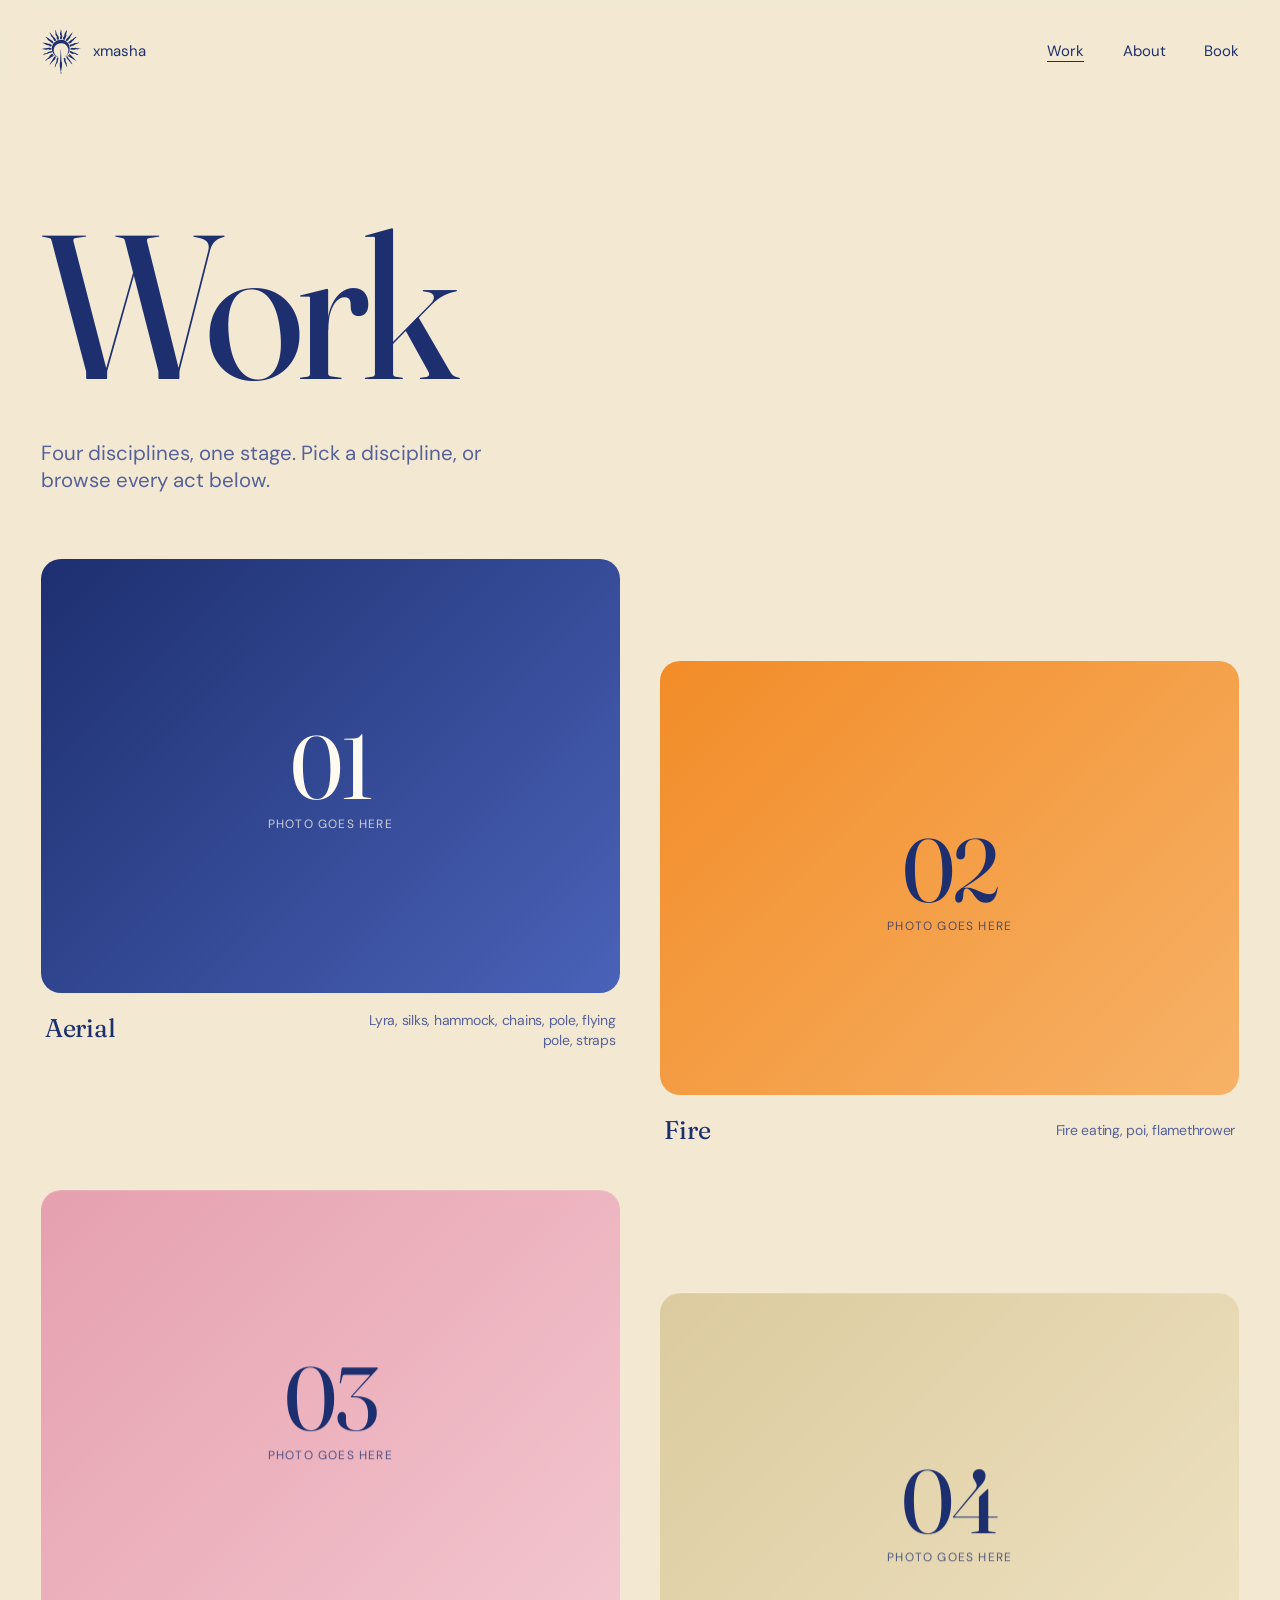
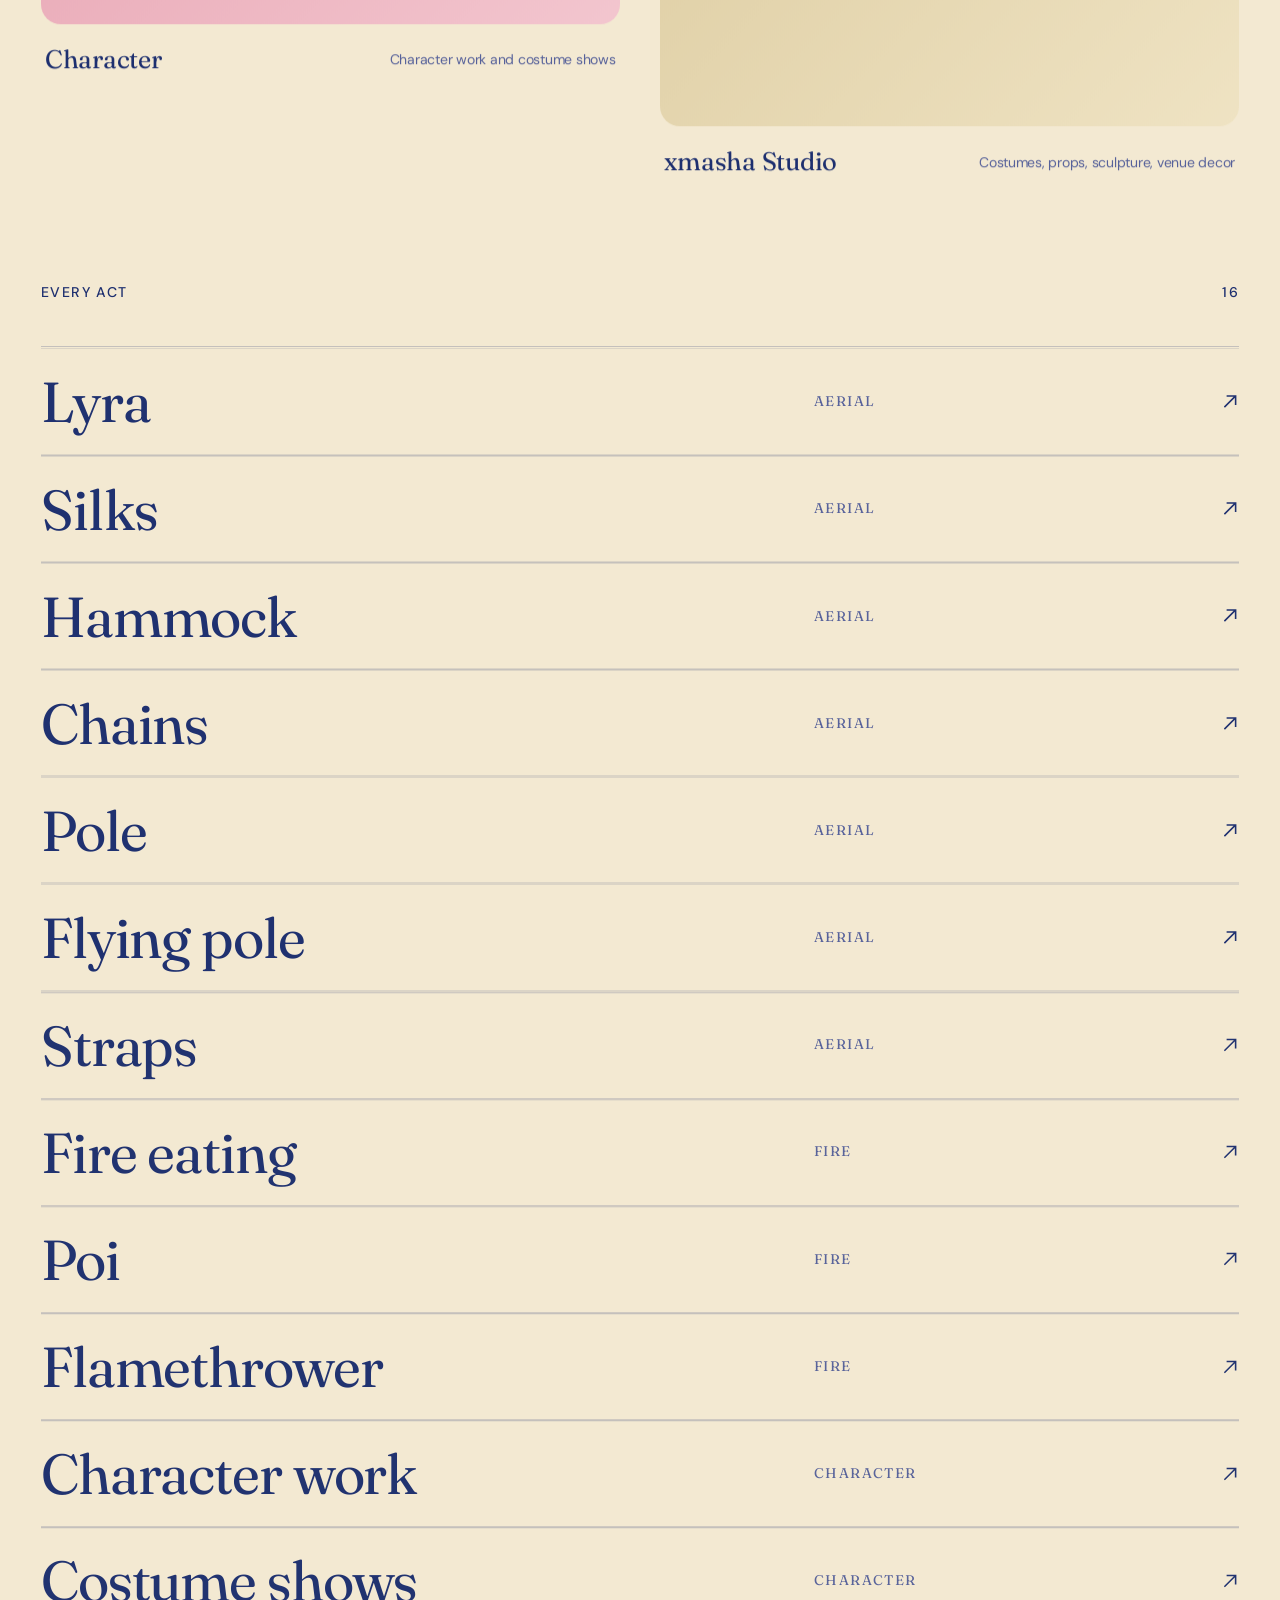
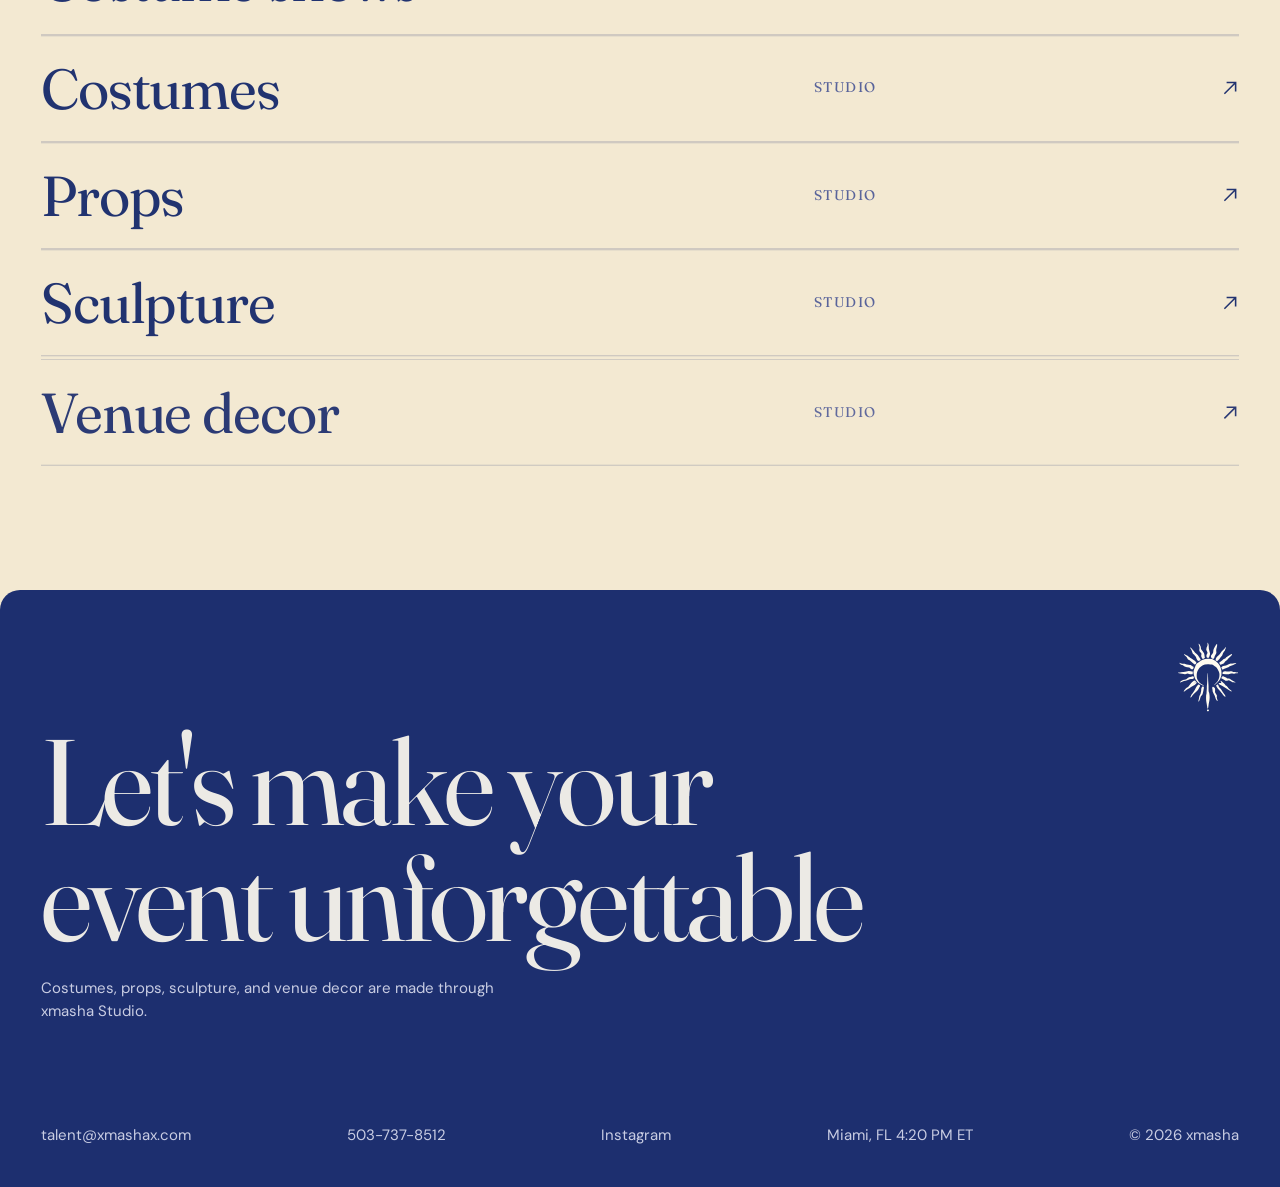
<file: work.html>
﻿<!DOCTYPE html>
<html lang="en">
<head>
<meta charset="utf-8">
<meta name="viewport" content="width=device-width, initial-scale=1">
<meta name="description" content="Aerial, fire, character work, and studio builds by xmasha.">
<title>Work | xmasha</title>
<link rel="preconnect" href="https://fonts.googleapis.com">
<link href="https://fonts.googleapis.com/css2?family=DM+Sans:wght@400;500&family=Fraunces:opsz,wght@9..144,300;9..144,400;9..144,500&display=swap" rel="stylesheet">
<link rel="stylesheet" href="style.css">
<link rel="icon" type="image/png" href="assets/favicon.png">
<link rel="apple-touch-icon" href="assets/apple-touch-icon.png">
<noscript><style>.curtain,.loader{display:none}</style></noscript>
</head>
<body data-page="work">
<svg width="0" height="0" style="position:absolute"><symbol id="mk" viewBox="445 413 1119 1271"><path d="M1007.5 698.8Q996.0 702.1 991.0 699.0Q986.0 696.0 980.2 686.0Q974.4 676.0 976.2 659.5Q978.0 643.0 985.6 630.5Q993.2 618.0 994.3 612.5Q995.4 607.0 994.3 601.5Q993.2 596.0 984.9 582.0Q976.6 568.0 974.5 560.5Q972.4 553.0 975.1 533.5Q977.8 514.0 988.0 496.0Q998.2 478.0 996.4 456.0Q994.5 434.0 995.1 430.0Q995.7 426.0 997.3 425.1Q999.0 424.1 1001.7 426.6Q1004.3 429.0 1006.1 437.0Q1008.0 445.0 1013.6 455.5Q1019.3 466.0 1018.0 500.0Q1016.8 534.0 1030.3 574.5Q1043.9 615.0 1041.4 630.5Q1038.9 646.0 1031.6 668.0Q1024.3 690.0 1021.7 692.8Q1019.0 695.5 1007.5 698.8ZM932.0 712.2Q918.0 721.2 914.5 721.3Q911.0 721.4 906.5 717.2Q902.0 712.9 892.3 697.5Q882.6 682.0 881.2 673.5Q879.7 665.0 883.0 650.5Q886.2 636.0 885.7 628.5Q885.3 621.0 870.0 603.5Q854.8 586.0 851.8 580.0Q848.8 574.0 847.7 561.0Q846.7 548.0 850.1 528.5Q853.6 509.0 842.5 479.0Q831.4 449.0 832.7 445.8Q834.0 442.6 836.5 442.9Q839.0 443.1 845.5 448.6Q852.0 454.0 857.8 468.5Q863.6 483.0 868.9 490.0Q874.2 497.0 875.0 515.5Q875.9 534.0 880.2 543.5Q884.6 553.0 911.4 586.0Q938.2 619.0 939.5 643.5Q940.8 668.0 944.9 683.0Q949.0 698.0 947.5 700.6Q946.0 703.1 932.0 712.2ZM1111.6 713.6Q1103.0 722.2 1085.2 716.1Q1067.4 710.0 1063.0 696.0Q1058.6 682.0 1058.6 673.5Q1058.5 665.0 1061.3 659.5Q1064.0 654.0 1081.6 632.5Q1099.1 611.0 1099.4 593.0Q1099.6 575.0 1104.2 554.5Q1108.9 534.0 1129.3 498.0Q1149.7 462.0 1155.3 456.4Q1161.0 450.8 1164.5 450.3Q1168.0 449.7 1169.9 454.9Q1171.9 460.0 1169.8 479.5Q1167.7 499.0 1159.2 527.5Q1150.8 556.0 1153.8 576.0Q1156.7 596.0 1156.6 607.5Q1156.5 619.0 1140.6 644.0Q1124.7 669.0 1122.5 687.0Q1120.3 705.0 1111.6 713.6ZM1170.5 760.8Q1166.0 763.1 1156.0 755.1Q1146.0 747.2 1143.2 742.1Q1140.5 737.0 1146.9 715.5Q1153.3 694.0 1177.2 672.8Q1201.0 651.7 1216.3 633.3Q1231.5 615.0 1239.6 601.5Q1247.8 588.0 1270.4 567.8Q1293.0 547.6 1299.8 539.3Q1306.6 531.0 1312.1 520.0Q1317.5 509.0 1321.2 508.6Q1325.0 508.2 1326.7 510.1Q1328.4 512.0 1328.3 517.5Q1328.2 523.0 1322.8 534.0Q1317.5 545.0 1314.3 557.0Q1311.1 569.0 1300.4 581.5Q1289.7 594.0 1279.7 611.5Q1269.8 629.0 1267.0 646.5Q1264.2 664.0 1250.3 673.0Q1236.3 682.0 1225.2 701.5Q1214.0 721.0 1194.5 739.7Q1175.0 758.5 1170.5 760.8ZM845.5 752.1Q838.0 757.5 829.5 754.9Q821.0 752.4 816.8 748.2Q812.6 744.0 804.2 730.0Q795.8 716.0 790.9 699.1Q786.0 682.2 776.0 671.6Q765.9 661.0 760.1 651.5Q754.2 642.0 746.6 638.2Q739.0 634.5 731.4 627.7Q723.9 621.0 715.6 591.5Q707.3 562.0 701.7 552.0Q696.1 542.0 687.8 532.0Q679.4 522.0 680.2 517.8Q681.0 513.6 685.5 513.8Q690.0 514.0 695.0 517.5Q700.0 521.0 719.1 543.0Q738.3 565.0 742.4 572.0Q746.5 579.0 752.4 583.5Q758.3 588.0 761.1 594.6Q764.0 601.1 793.6 628.6Q823.2 656.0 845.6 688.4Q868.0 720.7 869.2 727.9Q870.5 735.0 869.2 738.5Q868.0 741.9 860.5 744.3Q853.0 746.7 845.5 752.1ZM1258.0 817.8Q1236.0 827.1 1232.0 826.3Q1228.0 825.5 1225.5 819.8Q1223.0 814.0 1215.8 805.5Q1208.7 797.0 1208.3 793.0Q1207.9 789.0 1211.1 785.0Q1214.2 781.0 1235.6 766.6Q1257.0 752.2 1270.0 739.0Q1283.0 725.8 1298.0 719.4Q1313.0 713.0 1322.4 706.0Q1331.9 699.0 1343.9 686.3Q1356.0 673.7 1380.0 661.9Q1404.0 650.2 1416.0 640.0Q1428.0 629.7 1434.7 630.4Q1441.5 631.0 1442.2 634.5Q1442.8 638.0 1437.6 648.0Q1432.4 658.0 1402.3 684.5Q1372.3 711.0 1363.1 725.0Q1354.0 739.0 1333.0 754.8Q1312.0 770.6 1303.5 783.8Q1295.0 797.0 1287.5 802.7Q1280.0 808.5 1258.0 817.8ZM775.0 818.4Q769.0 824.1 755.0 816.1Q741.0 808.2 738.5 803.8Q736.0 799.5 726.0 792.7Q716.1 786.0 695.5 767.3Q675.0 748.7 661.6 741.8Q648.2 735.0 638.9 724.5Q629.6 714.0 624.0 699.0Q618.4 684.0 600.7 671.2Q583.0 658.4 576.4 650.2Q569.7 642.0 569.9 637.2Q570.0 632.3 574.5 632.4Q579.0 632.6 590.0 641.9Q601.0 651.2 612.5 653.4Q624.0 655.6 633.8 662.8Q643.6 670.0 649.8 677.2Q656.0 684.4 686.5 701.6Q717.0 718.8 723.5 726.3Q730.0 733.8 741.5 738.2Q753.0 742.5 759.5 747.6Q766.0 752.7 777.5 765.4Q789.0 778.0 792.2 784.0Q795.4 790.0 788.2 801.4Q781.0 812.8 775.0 818.4ZM930.9 1208.1Q930.0 1209.1 922.0 1208.3Q914.0 1207.4 888.5 1194.9Q863.0 1182.4 845.0 1168.2Q827.0 1154.0 801.4 1123.5Q775.8 1093.0 766.6 1072.5Q757.4 1052.0 749.4 1014.0Q741.4 976.0 741.2 967.5Q740.9 959.0 745.8 932.0Q750.8 905.0 768.8 865.0Q786.9 825.0 791.3 818.5Q795.7 812.0 808.3 799.9Q821.0 787.8 847.0 769.7Q873.0 751.6 898.5 741.2Q924.0 730.9 952.5 723.2Q981.0 715.5 1014.5 716.2Q1048.0 716.9 1069.0 722.3Q1090.0 727.8 1110.0 737.6Q1130.0 747.5 1142.5 757.2Q1155.0 766.8 1178.0 789.9Q1201.0 813.0 1211.6 830.0Q1222.3 847.0 1235.8 884.5Q1249.3 922.0 1249.7 965.0Q1250.2 1008.0 1244.6 1029.5Q1239.0 1051.0 1228.1 1074.5Q1217.1 1098.0 1204.6 1114.9Q1192.0 1131.7 1161.0 1160.5Q1130.0 1189.2 1120.5 1194.1Q1111.0 1199.0 1113.5 1193.1Q1116.0 1187.2 1133.5 1173.6Q1150.9 1160.0 1163.7 1145.5Q1176.4 1131.0 1186.9 1110.5Q1197.4 1090.0 1203.3 1073.0Q1209.1 1056.0 1211.3 1030.5Q1213.5 1005.0 1211.8 987.5Q1210.0 970.0 1200.2 948.0Q1190.3 926.0 1182.2 911.5Q1174.0 897.0 1164.5 885.9Q1155.0 874.8 1141.7 863.4Q1128.5 852.0 1109.2 839.8Q1090.0 827.7 1071.5 823.7Q1053.0 819.7 1019.0 816.4Q985.0 813.1 947.5 823.0Q910.0 833.0 877.8 860.0Q845.6 887.0 835.1 901.5Q824.6 916.0 812.7 942.5Q800.8 969.0 799.7 1006.5Q798.7 1044.0 802.7 1064.5Q806.7 1085.0 826.2 1116.0Q845.7 1147.0 858.9 1159.1Q872.0 1171.3 899.5 1186.5Q927.0 1201.8 929.4 1204.4Q931.8 1207.0 930.9 1208.1ZM726.8 907.6Q720.0 910.1 704.5 905.8Q689.0 901.5 680.7 890.7Q672.4 880.0 663.7 875.8Q655.0 871.7 628.5 870.7Q602.0 869.8 584.5 859.8Q567.0 849.8 560.5 843.3Q554.0 836.8 533.5 831.1Q513.0 825.3 502.9 816.7Q492.9 808.0 487.9 798.5Q482.9 789.0 485.4 788.3Q488.0 787.7 495.0 792.6Q502.0 797.4 522.5 803.0Q543.0 808.7 555.5 807.1Q568.0 805.6 580.5 807.1Q593.0 808.6 603.5 816.2Q614.0 823.7 647.5 826.2Q681.0 828.8 689.0 831.3Q697.0 833.8 708.0 842.5Q719.0 851.1 734.1 857.1Q749.2 863.0 741.4 884.0Q733.6 905.0 726.8 907.6ZM1274.5 910.3Q1267.0 912.2 1263.5 911.1Q1259.9 910.0 1258.2 903.0Q1256.5 896.0 1251.0 890.0Q1245.5 884.0 1245.3 880.0Q1245.0 876.0 1251.0 869.3Q1257.0 862.5 1269.5 853.6Q1282.0 844.7 1306.5 845.6Q1331.0 846.4 1351.5 832.0Q1372.0 817.6 1390.0 810.7Q1408.0 803.8 1428.5 805.5Q1449.0 807.2 1479.0 799.4Q1509.0 791.6 1513.7 792.8Q1518.4 794.0 1517.2 797.7Q1516.0 801.4 1505.6 806.7Q1495.3 812.0 1480.1 823.2Q1465.0 834.4 1437.0 839.1Q1409.0 843.7 1391.4 857.3Q1373.8 871.0 1361.9 877.6Q1350.0 884.2 1329.5 889.5Q1309.0 894.9 1295.5 901.7Q1282.0 908.5 1274.5 910.3ZM590.5 998.6Q576.0 1001.0 537.9 991.5Q499.9 982.0 481.4 979.3Q463.0 976.5 460.1 975.3Q457.3 974.0 456.9 972.0Q456.5 970.0 477.2 968.7Q498.0 967.5 513.5 961.1Q529.0 954.7 558.0 955.6Q587.0 956.5 613.5 947.9Q640.0 939.3 656.5 940.1Q673.0 940.8 691.5 944.2Q710.0 947.7 716.0 947.0Q722.0 946.4 725.1 948.7Q728.2 951.0 728.6 970.5Q729.0 990.0 725.0 992.7Q721.0 995.4 709.5 997.6Q698.0 999.8 678.5 996.5Q659.0 993.3 647.0 988.3Q635.0 983.4 620.0 989.7Q605.0 996.1 590.5 998.6ZM1370.0 1000.3Q1362.0 1001.0 1328.0 996.6Q1294.0 992.3 1282.5 992.3Q1271.0 992.4 1268.7 989.7Q1266.4 987.0 1266.1 978.0Q1265.8 969.0 1273.4 961.3Q1281.0 953.7 1293.5 948.1Q1306.0 942.5 1316.5 942.7Q1327.0 942.8 1348.0 948.1Q1369.0 953.3 1390.5 946.7Q1412.0 940.0 1428.0 944.4Q1444.0 948.8 1455.0 954.1Q1466.0 959.4 1483.5 958.5Q1501.0 957.6 1513.5 962.6Q1526.0 967.6 1532.5 967.5Q1539.0 967.5 1543.5 965.4Q1548.0 963.4 1550.4 965.2Q1552.8 967.0 1549.8 971.5Q1546.8 976.0 1541.9 978.5Q1537.0 981.0 1519.0 979.8Q1501.0 978.6 1492.5 983.0Q1484.0 987.4 1475.5 988.5Q1467.0 989.6 1452.0 986.9Q1437.0 984.3 1422.5 985.5Q1408.0 986.7 1393.0 993.1Q1378.0 999.5 1370.0 1000.3ZM1003.2 1618.7Q1000.0 1622.5 997.6 1622.2Q995.2 1622.0 993.4 1619.5Q991.7 1617.0 991.3 1600.5Q991.0 1584.0 987.4 1573.5Q983.9 1563.0 983.9 1553.8Q984.0 1544.6 977.3 1513.8Q970.6 1483.0 969.8 1450.5Q969.0 1418.0 970.0 1394.5Q971.0 1371.0 974.9 1359.5Q978.9 1348.0 978.0 1343.5Q977.1 1339.0 980.9 1290.5Q984.8 1242.0 983.5 1228.5Q982.3 1215.0 985.4 1199.5Q988.4 1184.0 991.7 1095.5Q994.9 1007.0 997.9 989.3Q1001.0 971.6 1002.8 977.8Q1004.5 984.0 1005.0 1039.0Q1005.5 1094.0 1010.4 1152.0Q1015.3 1210.0 1014.7 1252.5Q1014.0 1295.0 1016.3 1307.0Q1018.7 1319.0 1023.5 1331.5Q1028.3 1344.0 1032.2 1378.0Q1036.2 1412.0 1032.7 1448.0Q1029.3 1484.0 1024.5 1504.5Q1019.6 1525.0 1014.9 1563.5Q1010.2 1602.0 1008.3 1608.5Q1006.4 1615.0 1003.2 1618.7ZM1503.0 1148.2Q1502.0 1151.4 1495.0 1149.2Q1488.0 1147.0 1469.0 1145.4Q1450.0 1143.7 1440.0 1139.6Q1430.0 1135.5 1409.5 1122.2Q1389.0 1108.9 1383.0 1108.8Q1377.0 1108.7 1365.0 1113.1Q1353.0 1117.4 1341.5 1117.4Q1330.0 1117.4 1321.5 1115.3Q1313.0 1113.2 1296.0 1099.5Q1279.0 1085.8 1264.4 1080.4Q1249.8 1075.0 1247.9 1070.0Q1246.0 1065.0 1250.4 1056.0Q1254.8 1047.0 1259.0 1042.5Q1263.2 1038.0 1273.6 1035.3Q1284.0 1032.6 1290.0 1037.5Q1296.0 1042.4 1309.0 1047.0Q1322.0 1051.7 1330.5 1059.0Q1339.0 1066.4 1348.0 1070.4Q1357.0 1074.4 1378.5 1077.0Q1400.0 1079.5 1418.0 1091.8Q1436.0 1104.1 1463.5 1118.9Q1491.0 1133.7 1497.5 1139.4Q1504.1 1145.0 1503.0 1148.2ZM535.5 1133.5Q503.0 1148.2 499.8 1147.6Q496.5 1147.0 496.4 1143.5Q496.3 1140.0 516.7 1122.9Q537.0 1105.7 551.0 1100.9Q565.0 1096.1 576.5 1096.7Q588.0 1097.3 596.5 1094.7Q605.0 1092.1 632.5 1071.4Q660.0 1050.7 682.0 1048.9Q704.0 1047.1 714.5 1040.9Q725.0 1034.7 729.5 1034.2Q734.0 1033.7 737.5 1036.4Q741.0 1039.0 746.2 1051.5Q751.4 1064.0 750.0 1068.5Q748.7 1073.0 735.9 1080.2Q723.0 1087.4 697.0 1086.6Q671.0 1085.9 650.0 1100.1Q629.0 1114.2 598.5 1116.5Q568.0 1118.8 535.5 1133.5ZM593.0 1296.8Q570.0 1313.0 566.5 1312.7Q563.0 1312.3 562.2 1309.7Q561.5 1307.0 568.7 1296.0Q576.0 1285.0 593.3 1267.0Q610.5 1249.0 626.8 1239.9Q643.0 1230.8 674.3 1188.4Q705.7 1146.0 728.8 1128.4Q752.0 1110.7 757.0 1110.7Q762.0 1110.6 772.0 1116.9Q782.0 1123.1 783.5 1126.6Q784.9 1130.0 784.0 1133.4Q783.0 1136.7 758.4 1155.9Q733.8 1175.0 744.4 1170.5Q755.0 1166.0 769.0 1153.5Q783.0 1141.0 787.0 1140.3Q791.0 1139.7 794.0 1141.4Q797.0 1143.1 797.7 1147.6Q798.4 1152.0 795.2 1159.5Q792.0 1167.0 786.7 1173.0Q781.3 1179.0 769.2 1188.0Q757.0 1197.1 729.0 1211.3Q701.0 1225.6 690.0 1235.8Q679.0 1246.0 647.5 1263.3Q616.0 1280.5 593.0 1296.8ZM1432.1 1309.5Q1430.0 1312.1 1425.5 1311.7Q1421.0 1311.3 1404.0 1298.5Q1387.0 1285.7 1373.5 1278.9Q1360.0 1272.2 1317.5 1243.3Q1275.0 1214.5 1258.5 1207.8Q1242.0 1201.1 1223.0 1189.3Q1204.0 1177.5 1201.3 1174.7Q1198.6 1172.0 1198.3 1166.3Q1198.0 1160.6 1207.0 1156.9Q1216.0 1153.1 1234.5 1159.2Q1253.0 1165.3 1241.9 1145.1Q1230.8 1125.0 1234.3 1121.0Q1237.7 1117.0 1243.3 1119.3Q1249.0 1121.5 1281.0 1150.8Q1313.0 1180.2 1319.5 1191.7Q1326.0 1203.2 1335.5 1209.0Q1345.0 1214.8 1355.1 1223.9Q1365.1 1233.0 1373.1 1246.6Q1381.0 1260.3 1406.7 1280.1Q1432.4 1300.0 1433.3 1303.5Q1434.2 1307.0 1432.1 1309.5ZM697.0 1416.4Q691.0 1421.2 688.0 1420.3Q685.0 1419.4 684.9 1415.7Q684.8 1412.0 693.3 1394.5Q701.8 1377.0 709.4 1363.8Q717.0 1350.5 743.5 1314.8Q770.0 1279.0 782.0 1249.2Q794.0 1219.4 812.0 1200.8Q830.0 1182.1 837.5 1183.5Q845.0 1185.0 852.6 1192.0Q860.2 1199.0 861.3 1206.5Q862.3 1214.0 851.9 1230.0Q841.5 1246.0 837.6 1259.5Q833.6 1273.0 817.3 1289.8Q801.0 1306.5 780.5 1323.3Q760.0 1340.2 741.9 1361.1Q723.8 1382.0 713.4 1396.8Q703.0 1411.7 697.0 1416.4ZM1319.5 1406.1Q1317.0 1408.1 1314.0 1407.6Q1311.0 1407.1 1307.5 1402.0Q1304.0 1397.0 1291.0 1387.5Q1278.0 1378.0 1269.0 1360.5Q1260.0 1343.1 1243.9 1328.0Q1227.8 1313.0 1223.4 1303.0Q1219.0 1293.0 1197.8 1274.5Q1176.7 1256.0 1164.1 1231.5Q1151.5 1207.0 1152.4 1203.5Q1153.4 1200.0 1161.9 1192.5Q1170.4 1185.0 1175.7 1184.4Q1181.0 1183.9 1185.0 1186.9Q1189.0 1190.0 1197.3 1212.0Q1205.6 1234.0 1224.9 1254.5Q1244.3 1275.0 1252.9 1290.5Q1261.6 1306.0 1278.9 1329.0Q1296.3 1352.0 1308.8 1373.0Q1321.3 1394.0 1321.6 1399.0Q1322.0 1404.0 1319.5 1406.1ZM839.3 1489.1Q836.0 1492.2 832.0 1491.7Q828.0 1491.3 827.2 1487.6Q826.4 1484.0 833.0 1468.5Q839.6 1453.0 842.1 1426.0Q844.6 1399.0 857.6 1377.0Q870.6 1355.0 872.5 1340.0Q874.5 1325.0 878.4 1312.5Q882.2 1300.0 881.5 1289.5Q880.8 1279.0 882.8 1263.0Q884.9 1247.0 892.4 1233.6Q900.0 1220.3 904.5 1219.1Q909.0 1217.9 918.5 1223.2Q928.0 1228.5 930.1 1233.8Q932.2 1239.0 922.2 1288.5Q912.1 1338.0 907.6 1352.5Q903.1 1367.0 896.1 1377.0Q889.1 1387.0 879.9 1395.5Q870.6 1404.0 864.4 1428.0Q858.2 1452.0 850.4 1469.0Q842.6 1486.0 839.3 1489.1ZM1179.2 1479.6Q1178.0 1484.2 1173.5 1483.3Q1169.0 1482.5 1157.3 1464.2Q1145.5 1446.0 1137.3 1418.5Q1129.0 1391.0 1119.3 1375.0Q1109.6 1359.0 1098.8 1335.5Q1088.0 1312.0 1087.8 1297.0Q1087.7 1282.0 1082.7 1261.5Q1077.8 1241.0 1083.9 1233.3Q1090.0 1225.7 1094.5 1225.7Q1099.0 1225.7 1104.5 1228.7Q1110.0 1231.6 1116.6 1237.3Q1123.2 1243.0 1127.3 1249.5Q1131.3 1256.0 1133.3 1271.0Q1135.2 1286.0 1131.9 1305.5Q1128.6 1325.0 1147.5 1353.5Q1166.4 1382.0 1166.8 1387.0Q1167.2 1392.0 1164.0 1406.0Q1160.8 1420.0 1170.6 1447.5Q1180.4 1475.0 1179.2 1479.6ZM1015.6 1667.0Q1010.0 1672.0 1001.5 1671.2Q993.0 1670.4 988.9 1665.2Q984.9 1660.0 985.9 1652.7Q987.0 1645.4 994.5 1640.2Q1002.0 1635.0 1008.5 1637.0Q1015.0 1639.0 1018.5 1644.5Q1022.1 1650.0 1021.6 1656.0Q1021.2 1662.0 1015.6 1667.0Z" fill="currentColor" fill-rule="evenodd"/></symbol></svg>

<div class="curtain" id="curtain"><span class="dot"></span>xmasha</div>

<nav id="nav">
  <a class="brand" href="index.html" aria-label="xmasha, home">
    <svg class="mk" width="40" height="45"><use href="#mk"/></svg>
    <span class="roll"><span>xmasha</span><span>xmasha</span></span>
  </a>
  <div class="links">
    <a class="roll current" href="work.html"><span>Work</span><span>Work</span></a>
    <a class="roll" href="about.html"><span>About</span><span>About</span></a>
    <a class="roll" href="contact.html"><span>Book</span><span>Book</span></a>
  </div>
</nav>

<main>
  <header class="page-head"><h1><span class="line"><span>Work</span></span></h1><p>Four disciplines, one stage. Pick a discipline, or browse every act below.</p></header>
  <section class="work"><div class="grid">
<a class="card reveal" href="aerial.html" data-label="View"><div class="thumb"><div class="art a1">01<em>Photo goes here</em></div></div><div class="meta"><span>Aerial</span><span>Lyra, silks, hammock, chains, pole, flying pole, straps</span></div></a>
<a class="card reveal" href="fire.html" data-label="View"><div class="thumb"><div class="art a2">02<em>Photo goes here</em></div></div><div class="meta"><span>Fire</span><span>Fire eating, poi, flamethrower</span></div></a>
<a class="card reveal" href="character.html" data-label="View"><div class="thumb"><div class="art a3">03<em>Photo goes here</em></div></div><div class="meta"><span>Character</span><span>Character work and costume shows</span></div></a>
<a class="card reveal" href="studio.html" data-label="View"><div class="thumb"><div class="art a4">04<em>Photo goes here</em></div></div><div class="meta"><span>xmasha Studio</span><span>Costumes, props, sculpture, venue decor</span></div></a>
  </div></section>
  <section class="acts">
    <div class="work-head"><h2>Every act</h2><h2>16</h2></div>
    <div class="list">
<a class="row reveal" href="aerial.html"><b>Lyra</b><small>Aerial</small><svg width="18" height="18" viewBox="0 0 16 16" fill="none" stroke="currentColor" stroke-width="1.4"><path d="M3 13L13 3M5 3h8v8"/></svg></a>
<a class="row reveal" href="aerial.html"><b>Silks</b><small>Aerial</small><svg width="18" height="18" viewBox="0 0 16 16" fill="none" stroke="currentColor" stroke-width="1.4"><path d="M3 13L13 3M5 3h8v8"/></svg></a>
<a class="row reveal" href="aerial.html"><b>Hammock</b><small>Aerial</small><svg width="18" height="18" viewBox="0 0 16 16" fill="none" stroke="currentColor" stroke-width="1.4"><path d="M3 13L13 3M5 3h8v8"/></svg></a>
<a class="row reveal" href="aerial.html"><b>Chains</b><small>Aerial</small><svg width="18" height="18" viewBox="0 0 16 16" fill="none" stroke="currentColor" stroke-width="1.4"><path d="M3 13L13 3M5 3h8v8"/></svg></a>
<a class="row reveal" href="aerial.html"><b>Pole</b><small>Aerial</small><svg width="18" height="18" viewBox="0 0 16 16" fill="none" stroke="currentColor" stroke-width="1.4"><path d="M3 13L13 3M5 3h8v8"/></svg></a>
<a class="row reveal" href="aerial.html"><b>Flying pole</b><small>Aerial</small><svg width="18" height="18" viewBox="0 0 16 16" fill="none" stroke="currentColor" stroke-width="1.4"><path d="M3 13L13 3M5 3h8v8"/></svg></a>
<a class="row reveal" href="aerial.html"><b>Straps</b><small>Aerial</small><svg width="18" height="18" viewBox="0 0 16 16" fill="none" stroke="currentColor" stroke-width="1.4"><path d="M3 13L13 3M5 3h8v8"/></svg></a>
<a class="row reveal" href="fire.html"><b>Fire eating</b><small>Fire</small><svg width="18" height="18" viewBox="0 0 16 16" fill="none" stroke="currentColor" stroke-width="1.4"><path d="M3 13L13 3M5 3h8v8"/></svg></a>
<a class="row reveal" href="fire.html"><b>Poi</b><small>Fire</small><svg width="18" height="18" viewBox="0 0 16 16" fill="none" stroke="currentColor" stroke-width="1.4"><path d="M3 13L13 3M5 3h8v8"/></svg></a>
<a class="row reveal" href="fire.html"><b>Flamethrower</b><small>Fire</small><svg width="18" height="18" viewBox="0 0 16 16" fill="none" stroke="currentColor" stroke-width="1.4"><path d="M3 13L13 3M5 3h8v8"/></svg></a>
<a class="row reveal" href="character.html"><b>Character work</b><small>Character</small><svg width="18" height="18" viewBox="0 0 16 16" fill="none" stroke="currentColor" stroke-width="1.4"><path d="M3 13L13 3M5 3h8v8"/></svg></a>
<a class="row reveal" href="character.html"><b>Costume shows</b><small>Character</small><svg width="18" height="18" viewBox="0 0 16 16" fill="none" stroke="currentColor" stroke-width="1.4"><path d="M3 13L13 3M5 3h8v8"/></svg></a>
<a class="row reveal" href="studio.html"><b>Costumes</b><small>Studio</small><svg width="18" height="18" viewBox="0 0 16 16" fill="none" stroke="currentColor" stroke-width="1.4"><path d="M3 13L13 3M5 3h8v8"/></svg></a>
<a class="row reveal" href="studio.html"><b>Props</b><small>Studio</small><svg width="18" height="18" viewBox="0 0 16 16" fill="none" stroke="currentColor" stroke-width="1.4"><path d="M3 13L13 3M5 3h8v8"/></svg></a>
<a class="row reveal" href="studio.html"><b>Sculpture</b><small>Studio</small><svg width="18" height="18" viewBox="0 0 16 16" fill="none" stroke="currentColor" stroke-width="1.4"><path d="M3 13L13 3M5 3h8v8"/></svg></a>
<a class="row reveal" href="studio.html"><b>Venue decor</b><small>Studio</small><svg width="18" height="18" viewBox="0 0 16 16" fill="none" stroke="currentColor" stroke-width="1.4"><path d="M3 13L13 3M5 3h8v8"/></svg></a>
    </div>
  </section>
</main>

<footer data-dark>
  <svg class="mk foot-mark" width="62" height="70" aria-hidden="true"><use href="#mk"/></svg>
  <div class="cta">Let's make your<br>event <a href="mailto:talent@xmashax.com">unforgettable</a></div>
  <p class="studio">Costumes, props, sculpture, and venue decor are made through xmasha Studio.</p>
  <div class="row">
    <span><a href="mailto:talent@xmashax.com">talent@xmashax.com</a></span>
    <span><a href="tel:+15037378512">503-737-8512</a></span>
    <span><a href="https://instagram.com/mashaerial" target="_blank" rel="noopener">Instagram</a></span>
    <span>Miami, FL <span id="clock"></span></span>
    <span>&copy; 2026 xmasha</span>
  </div>
</footer>

<div class="cursor" id="cursor">View</div>

<script src="vendor/gsap.min.js"></script>
<script src="vendor/ScrollTrigger.min.js"></script>
<script src="vendor/lenis.min.js"></script>
<script src="app.js"></script>
</body>
</html>
</file>
<file: style.css>
/* ===== BRAND TOKENS: change one at a time ===== */
:root{
  --display: "Fraunces", Georgia, serif;
  --font: "DM Sans", system-ui, sans-serif;
  --bg: #F3E9D2;      /* vanilla */
  --ink: #1D2F6F;     /* royal navy */
  --muted: #56619A;
  --accent: #F28C28;  /* ember orange */
  --pink: #E6A0AF;    /* rose pink */
  --dark: #1D2F6F;
  --light: #FFFBF0;   /* ivory */
  --name-size: clamp(72px, 21vw, 340px);
  --pad: clamp(20px, 3.2vw, 48px);
  --radius: 20px;
  --ease: cubic-bezier(.76,0,.24,1);
}
*{box-sizing:border-box;margin:0;padding:0}
html{background:var(--bg)}
body{font-family:var(--font);background:var(--bg);color:var(--ink);font-size:16px;line-height:1.4;-webkit-font-smoothing:antialiased;overflow-x:hidden}
a{color:inherit;text-decoration:none}
a:focus-visible{outline:2px solid var(--accent);outline-offset:4px}
.mk{display:block}

/* ===== PAGE TRANSITION CURTAIN (covers the screen until JS lifts it) ===== */
.curtain{position:fixed;inset:0;z-index:120;background:var(--dark);color:var(--light);display:flex;align-items:center;justify-content:center;font-family:var(--display);font-size:clamp(32px,5vw,64px);letter-spacing:-.02em;pointer-events:none}
.curtain .dot{display:inline-block;width:.24em;height:.24em;border-radius:50%;background:var(--accent);margin-right:.4em}

/* ===== LOADER (home, first visit per session): the logo bursts, then we zoom through the moon ===== */
.loader{position:fixed;inset:0;z-index:130;cursor:pointer;background:var(--dark)}
.loader svg{position:absolute;left:50%;top:50%;width:min(68vmin,760px);height:auto;transform:translate(-50%,-50%);overflow:visible}
.loader #lmoon,.loader #lspike,.loader #ldot,.loader .ray{opacity:0}

/* ===== NAV ===== */
nav{position:fixed;top:0;left:0;right:0;z-index:50;display:flex;justify-content:space-between;align-items:center;padding:calc(var(--pad) * .7) var(--pad);color:var(--light);font-size:15px;transition:color .35s ease}
nav.ink{color:var(--ink);background:rgba(243,233,210,.86);-webkit-backdrop-filter:blur(10px);backdrop-filter:blur(10px)}
nav .brand{display:flex;align-items:center;gap:12px}
nav .links{display:flex;gap:clamp(20px,3vw,44px)}
nav .roll{position:relative;overflow:hidden;display:inline-block}
nav .roll span{display:block;transition:transform .5s var(--ease)}
nav .roll span+span{position:absolute;left:0;top:100%}
nav .roll:hover span{transform:translateY(-100%)}
nav .roll.current::after{content:"";position:absolute;left:0;bottom:0;width:100%;height:1px;background:currentColor}

/* ===== HERO (home) ===== */
.hero{min-height:100svh;position:relative;display:flex;flex-direction:column;justify-content:flex-end;overflow:hidden;background:var(--dark)}
.hero-photo{position:absolute;left:50%;bottom:0;width:min(44vw,560px);aspect-ratio:3/4;transform:translateX(-50%);background:linear-gradient(180deg,var(--pink) 0%,var(--accent) 100%);border-radius:50% 50% 0 0 / 38% 38% 0 0;display:flex;align-items:flex-start;justify-content:center;padding-top:22%;color:var(--ink);font-size:13px;letter-spacing:.1em;text-transform:uppercase;text-align:center;line-height:1.6}
.hero-name{position:relative;z-index:2;font-family:var(--display);font-size:var(--name-size);font-weight:400;line-height:.86;letter-spacing:-.03em;white-space:nowrap;color:var(--light);padding:0 var(--pad) .02em;text-align:center}
.hero-name .line{display:block;overflow:hidden;padding:.05em 0 .1em}
.hero-name .line>span{display:inline-block}
.hero-tag{position:absolute;z-index:3;right:calc(var(--pad) + 4vw);top:36%;color:var(--light);font-size:clamp(16px,1.5vw,22px);line-height:1.35;text-align:left}
.hero-tag svg{display:block;margin-bottom:16px;color:var(--accent)}
.badge{position:absolute;z-index:3;left:0;top:40%;display:flex;align-items:center;gap:14px;background:var(--light);color:var(--ink);padding:12px 14px 12px 24px;border-radius:0 80px 80px 0;font-size:14px;line-height:1.25}
.badge .globe{width:54px;height:54px;border-radius:50%;background:var(--accent);display:grid;place-items:center}
.badge .globe svg{animation:spin 14s linear infinite}
@keyframes spin{to{transform:rotate(360deg)}}

/* ===== INNER PAGE HEADER ===== */
.page-head{padding:clamp(130px,16vw,240px) var(--pad) clamp(36px,5vw,72px)}
.page-head h1{font-family:var(--display);font-size:clamp(64px,16vw,280px);font-weight:400;letter-spacing:-.04em;line-height:.9}
.page-head h1 .line{display:block;overflow:hidden;padding:.04em 0 .1em}
.page-head h1 .line>span{display:inline-block}
.page-head p{margin-top:22px;max-width:36ch;font-size:clamp(17px,1.6vw,24px);line-height:1.35;color:var(--muted)}

/* ===== STATEMENT ===== */
.statement{padding:clamp(80px,12vw,180px) var(--pad);display:grid;grid-template-columns:1fr 2fr;gap:var(--pad)}
.statement small,.proj-body small{font-size:13px;color:var(--muted);text-transform:uppercase;letter-spacing:.1em}
.statement p{font-family:var(--display);font-size:clamp(28px,3.6vw,56px);line-height:1.14;letter-spacing:-.015em;font-weight:400}
.statement p .w{display:inline-block}
.pills{display:flex;flex-wrap:wrap;gap:10px;margin-top:clamp(28px,3vw,48px)}
.pills span{border:1px solid rgba(29,47,111,.28);border-radius:999px;padding:8px 16px;font-size:14px;transition:background .3s ease}
.pills span:hover{background:var(--pink);border-color:var(--pink)}

/* ===== WORK GRID ===== */
.work{padding:0 var(--pad) clamp(60px,8vw,120px)}
.work-head{display:flex;justify-content:space-between;align-items:baseline;margin-bottom:28px}
.work-head h2{font-family:var(--font);font-size:clamp(13px,1.1vw,16px);font-weight:500;text-transform:uppercase;letter-spacing:.1em}
.grid{display:grid;grid-template-columns:repeat(2,1fr);gap:var(--pad)}
.card{display:block}
@media (hover:hover) and (pointer:fine){.card{cursor:none}}
.card .thumb{aspect-ratio:4/3;border-radius:var(--radius);overflow:hidden;position:relative}
.art{position:absolute;inset:0;transition:transform 1s var(--ease);display:flex;flex-direction:column;align-items:center;justify-content:center;gap:6px;font-family:var(--display);font-size:clamp(48px,7vw,110px);font-weight:400;letter-spacing:-.03em;line-height:1}
.art em{font-family:var(--font);font-style:normal;font-size:12px;letter-spacing:.1em;text-transform:uppercase;opacity:.75}
.card:hover .art{transform:scale(1.06)}
.card .meta{display:flex;justify-content:space-between;gap:16px;padding:18px 4px 0;font-family:var(--display);font-size:clamp(22px,2vw,32px);letter-spacing:-.01em}
.card .meta span:last-child{font-family:var(--font);color:var(--muted);font-size:14px;line-height:1.4;align-self:center;text-align:right;max-width:48%}
.grid .card:nth-child(even){margin-top:clamp(40px,8vw,140px)}
.a1{background:linear-gradient(135deg,#1D2F6F,#4A62B8);color:var(--light)}
.a2{background:linear-gradient(135deg,#F28C28,#F7B267);color:var(--ink)}
.a3{background:linear-gradient(135deg,#E6A0AF,#F3C6CF);color:var(--ink)}
.a4{background:linear-gradient(135deg,#DCCB9F,#EFE3C3);color:var(--ink)}
.more{display:flex;justify-content:center;padding:clamp(20px,4vw,60px) var(--pad) clamp(80px,10vw,140px)}
.pill{display:inline-flex;align-items:center;border:1px solid var(--ink);border-radius:80px;padding:22px 44px;font-size:18px;position:relative;overflow:hidden;isolation:isolate;transition:color .5s var(--ease)}
.pill::before{content:"";position:absolute;inset:0;background:var(--ink);transform:translateY(101%);border-radius:50% 50% 0 0;transition:transform .6s var(--ease),border-radius .6s var(--ease);z-index:-1}
.pill:hover{color:var(--light)}
.pill:hover::before{transform:translateY(0);border-radius:0}

/* ===== ACT INDEX ===== */
.acts{padding:0 var(--pad) clamp(80px,10vw,160px)}
.acts .row{position:relative;display:grid;grid-template-columns:2fr 1fr auto;align-items:center;gap:var(--pad);padding:clamp(16px,1.8vw,26px) 0;border-top:1px solid rgba(29,47,111,.22);overflow:hidden}
.acts .row:last-child{border-bottom:1px solid rgba(29,47,111,.22)}
.acts .row::before{content:"";position:absolute;inset:0;background:var(--pink);transform:scaleY(0);transform-origin:bottom;transition:transform .5s var(--ease);z-index:0}
.acts .row:hover::before{transform:scaleY(1)}
.acts .row>*{position:relative;z-index:1;transition:transform .5s var(--ease)}
.acts .row:hover>*{transform:translateX(14px)}
.acts .row b{font-family:var(--display);font-weight:400;font-size:clamp(28px,4.4vw,68px);letter-spacing:-.02em;line-height:1.05}
.acts .row small{font-size:14px;color:var(--muted);text-transform:uppercase;letter-spacing:.1em}
.acts .row:hover small{color:var(--ink)}

/* ===== DISCIPLINE PAGES ===== */
.d-hero{margin:0 var(--pad);aspect-ratio:16/9;border-radius:var(--radius);overflow:hidden;position:relative}
.proj-body{padding:clamp(60px,8vw,140px) var(--pad);display:grid;grid-template-columns:1fr 2fr;gap:var(--pad)}
.proj-body p{font-family:var(--display);font-size:clamp(22px,2.4vw,38px);line-height:1.2;letter-spacing:-.01em}
.shots{display:grid;grid-template-columns:1fr 1fr;gap:var(--pad);padding:0 var(--pad) clamp(60px,8vw,120px)}
.shot{aspect-ratio:4/5;border-radius:var(--radius);overflow:hidden;position:relative}
.shot.low{margin-top:clamp(40px,8vw,140px)}
.next{display:block;padding:clamp(60px,8vw,120px) var(--pad);border-top:1px solid rgba(29,47,111,.22)}
.next small{color:var(--muted);text-transform:uppercase;letter-spacing:.1em;font-size:13px}
.next h3{font-family:var(--display);font-weight:400;font-size:clamp(48px,10vw,160px);letter-spacing:-.04em;line-height:1;margin-top:10px;transition:transform .8s var(--ease)}
.next:hover h3{transform:translateX(2vw)}

/* ===== ABOUT ===== */
.about-grid{display:grid;grid-template-columns:1fr 1fr;gap:var(--pad);padding:0 var(--pad) clamp(60px,8vw,120px)}
.about-photo{aspect-ratio:4/5;border-radius:var(--radius);background:linear-gradient(180deg,var(--pink),var(--accent));display:flex;align-items:center;justify-content:center;text-align:center;line-height:1.6;color:var(--ink);font-size:13px;letter-spacing:.1em;text-transform:uppercase;position:sticky;top:90px;align-self:start}
.about-text p{font-family:var(--display);font-size:clamp(22px,2.2vw,34px);line-height:1.2;margin-bottom:1em;max-width:28ch;letter-spacing:-.01em}
.list{border-top:1px solid rgba(29,47,111,.22);margin-top:44px}
.list a{display:flex;justify-content:space-between;padding:18px 0;border-bottom:1px solid rgba(29,47,111,.22);font-family:var(--display);font-size:clamp(22px,2vw,30px);transition:padding .5s var(--ease)}
.list a:hover{padding-left:14px}
.list a span:last-child{font-family:var(--font);color:var(--muted);font-size:14px;align-self:center}

/* ===== BOOK / CONTACT ===== */
.contact-big{padding:0 var(--pad) clamp(50px,7vw,100px)}
.contact-big a.mail{display:inline-block;font-family:var(--display);font-size:clamp(30px,7.4vw,120px);letter-spacing:-.03em;line-height:1.05;position:relative;word-break:break-word}
.contact-big a.mail::after{content:"";position:absolute;left:0;bottom:-.02em;height:.04em;width:100%;background:var(--accent);transform:scaleX(0);transform-origin:left;transition:transform .7s var(--ease)}
.contact-big a.mail:hover::after{transform:scaleX(1)}
.contact-cols{display:grid;grid-template-columns:repeat(4,1fr);gap:var(--pad);padding:0 var(--pad) clamp(80px,10vw,140px);font-size:clamp(16px,1.4vw,20px)}
.contact-cols small{display:block;color:var(--muted);text-transform:uppercase;letter-spacing:.1em;font-size:12px;margin-bottom:12px}
.contact-cols a,.contact-cols span{display:block;padding:3px 0}
.contact-cols a:hover{color:var(--accent)}

/* ===== CURSOR LABEL ===== */
.cursor{position:fixed;left:0;top:0;z-index:90;pointer-events:none;width:92px;height:92px;margin:-46px 0 0 -46px;border-radius:50%;background:var(--accent);color:var(--ink);display:grid;place-items:center;font-size:14px;font-weight:500;transform:scale(0);transition:transform .45s var(--ease);will-change:transform}
.cursor.on{transform:scale(1)}

/* ===== FOOTER ===== */
footer{background:var(--dark);color:var(--light);border-radius:var(--radius) var(--radius) 0 0;padding:clamp(80px,10vw,160px) var(--pad) var(--pad);position:relative}
footer .foot-mark{position:absolute;right:var(--pad);top:clamp(28px,4vw,56px);color:var(--light)}
footer .cta{font-family:var(--display);font-size:clamp(46px,9.5vw,160px);line-height:.95;letter-spacing:-.03em;font-weight:400}
footer .cta a{display:inline-block;position:relative}
footer .cta a::after{content:"";position:absolute;left:0;bottom:.06em;height:.045em;width:100%;background:var(--accent);transform:scaleX(0);transform-origin:left;transition:transform .7s var(--ease)}
footer .cta a:hover::after,footer .cta a:focus-visible::after{transform:scaleX(1)}
footer .studio{margin-top:28px;font-size:15px;color:#C9CDE3;max-width:46ch;line-height:1.5}
footer .row{display:flex;justify-content:space-between;flex-wrap:wrap;gap:24px;margin-top:clamp(60px,8vw,120px);font-size:15px;color:#C9CDE3}
footer .row a:hover{color:var(--light)}

@media (max-width:820px){
  .statement,.proj-body,.about-grid{grid-template-columns:1fr}
  .grid,.shots,.contact-cols{grid-template-columns:1fr}
  .grid .card:nth-child(even),.shot.low{margin-top:0}
  .hero-tag{right:var(--pad);top:26%}
  .badge{top:52%}
  .hero-photo{width:70vw}
  .acts .row{grid-template-columns:1fr auto}
  .acts .row small{display:none}
  .card .meta span:last-child{max-width:45%}
  .about-photo{position:relative;top:0}
}
@media (hover:none){.cursor{display:none}}
@media (prefers-reduced-motion:reduce){.loader,.curtain{display:none}.badge .globe svg{animation:none}}
</file>
